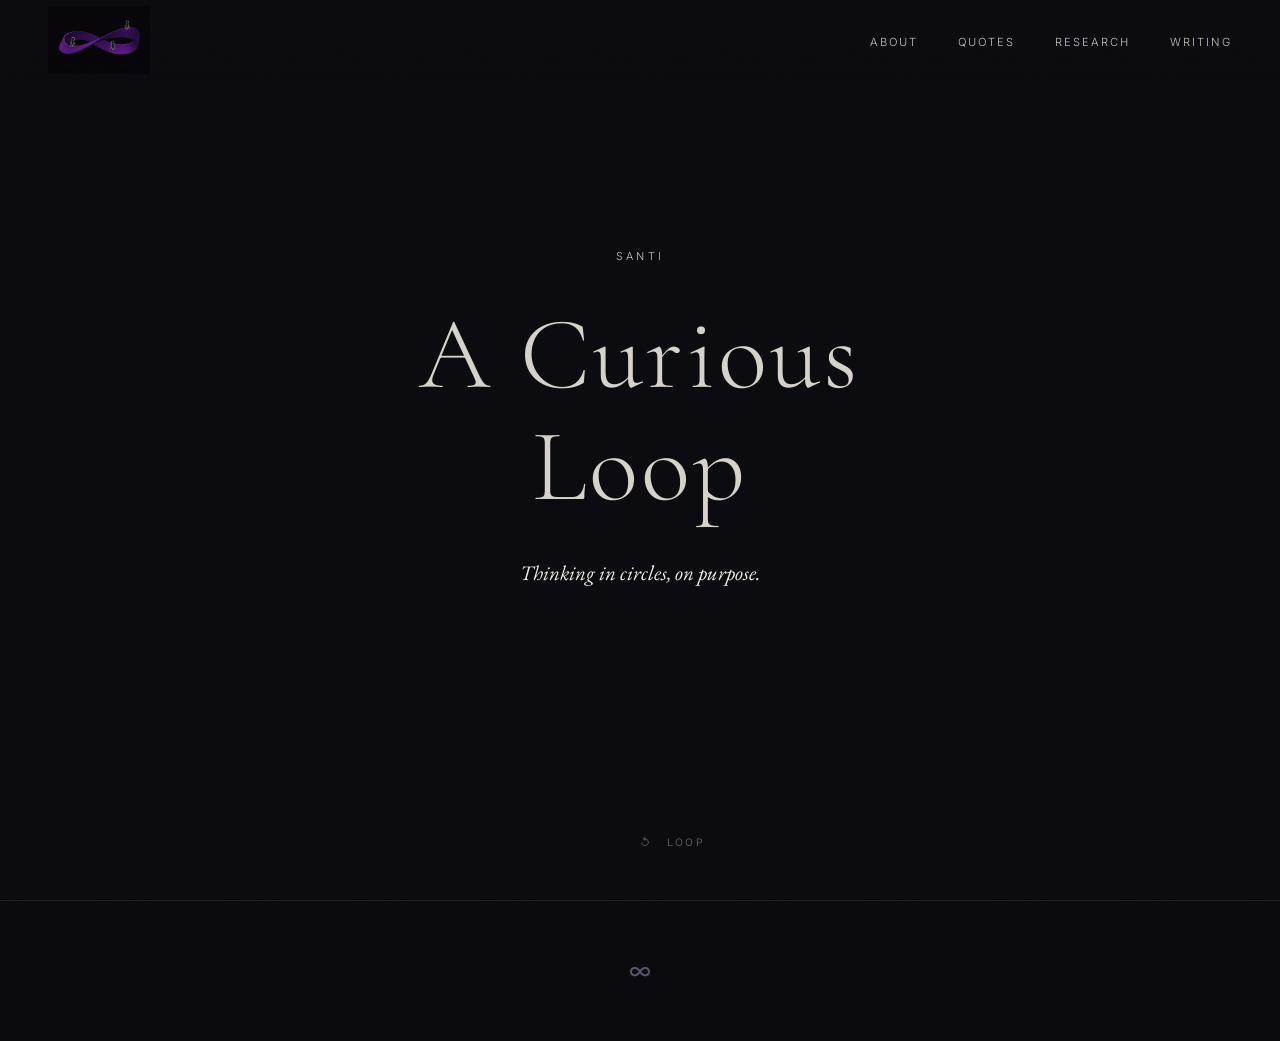
<file: index.html>
<!DOCTYPE html>
<html lang="en">
<head>
  <meta charset="UTF-8" />
  <meta name="viewport" content="width=device-width, initial-scale=1.0" />
  <meta name="description" content="A Curious Loop — a minimalist, philosophically grounded digital library blending AI research, philosophy of mind, and lucid prose." />
  <title>A Curious Loop</title>
  <link rel="stylesheet" href="css/style.css" />
</head>
<body>

  <nav>
    <a href="index.html" class="nav-logo"><img src="images/logo.png" alt="A Curious Loop" class="nav-logo-img"></a>
    <ul class="nav-links">
      <li><a href="about.html">About</a></li>
      <li><a href="quotes.html">Quotes</a></li>
      <li><a href="research.html">Research</a></li>
      <li><a href="notes.html">Writing</a></li>
    </ul>
  </nav>

  <main class="hero">

    <p class="hero-eyebrow fade-in">Santi</p>

    <h1 class="hero-title fade-in fade-in-delay-2">
      A Curious<br>Loop
    </h1>

    <p class="hero-subtitle fade-in fade-in-delay-3">
      Thinking in circles, on purpose.
    </p>

<div class="hero-glyph fade-in fade-in-delay-4">↺ &nbsp; loop</div>

  </main>

  <footer>
    <span class="footer-loop">∞</span>
  </footer>

</body>
</html>
</file>
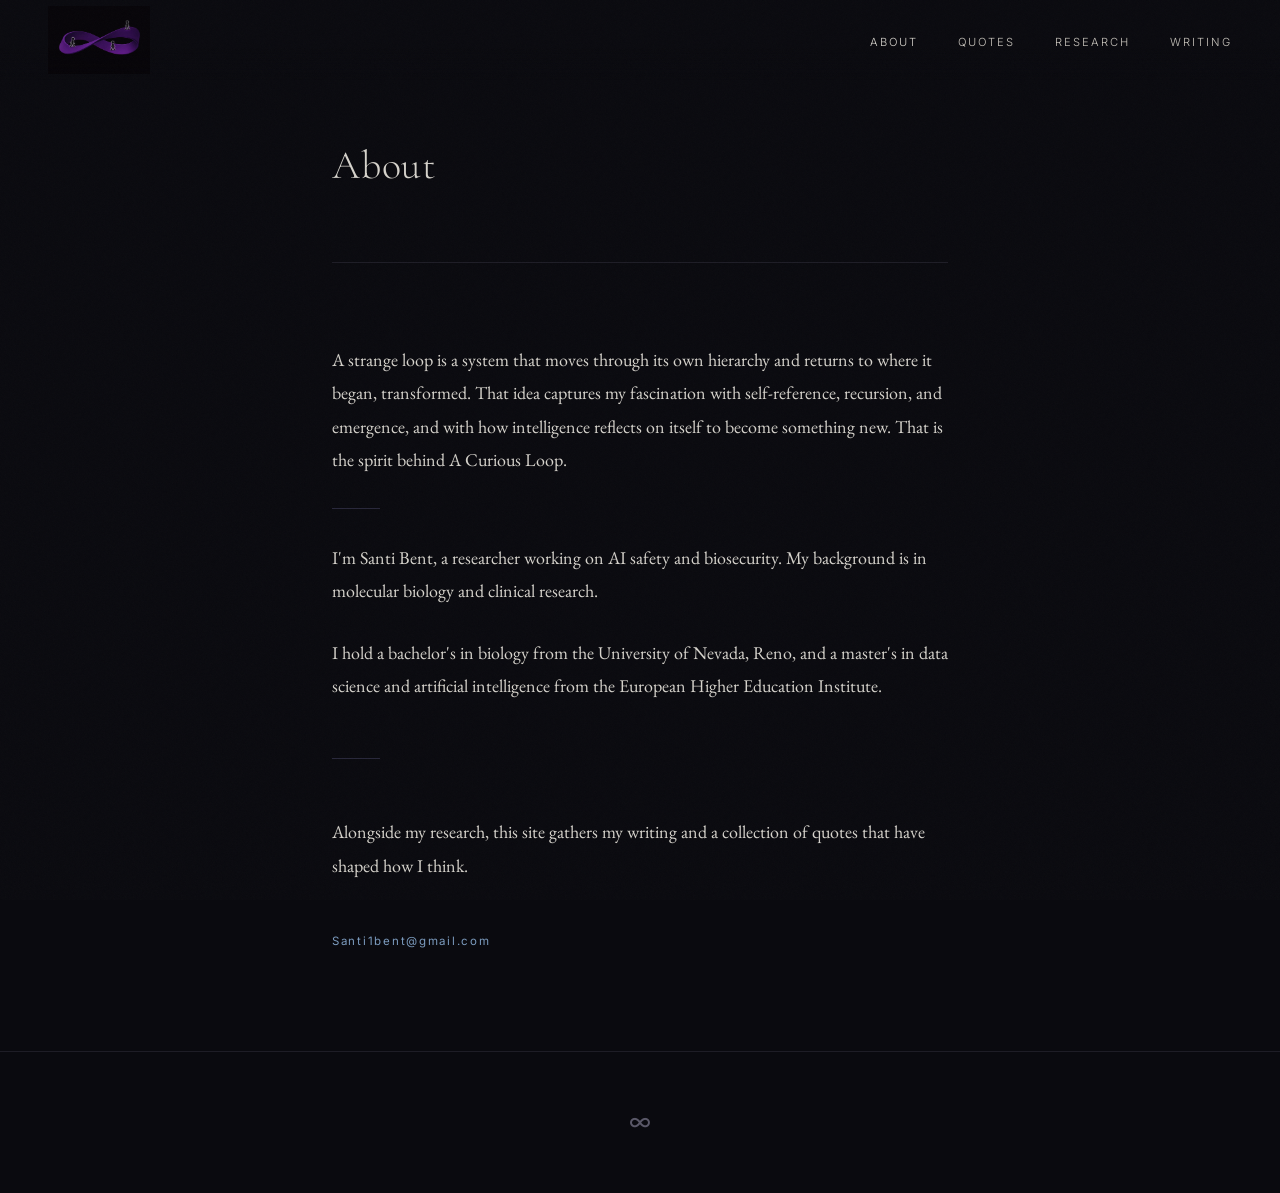
<file: about.html>
<!DOCTYPE html>
<html lang="en">
<head>
  <meta charset="UTF-8" />
  <meta name="viewport" content="width=device-width, initial-scale=1.0" />
  <meta name="description" content="About — A Curious Loop" />
  <title>About · A Curious Loop</title>
  <link rel="stylesheet" href="css/style.css" />
</head>
<body>

  <nav>
    <a href="index.html" class="nav-logo"><img src="images/logo.png" alt="A Curious Loop" class="nav-logo-img"></a>
    <ul class="nav-links">
      <li><a href="about.html" class="active">About</a></li>
      <li><a href="quotes.html">Quotes</a></li>
      <li><a href="research.html">Research</a></li>
      <li><a href="notes.html">Writing</a></li>
    </ul>
  </nav>

  <div class="page">
    <div class="container">

      <header class="page-header fade-in">
        <h1>About</h1>
      </header>

      <section class="about-section fade-in fade-in-delay-1">

        <p>
          A strange loop is a system that moves through its own hierarchy and
          returns to where it began, transformed. That idea captures my fascination
          with self-reference, recursion, and emergence, and with how intelligence
          reflects on itself to become something new. That is the spirit behind
          A Curious Loop.
        </p>

        <div class="divider"></div>

        <p>
          I'm Santi Bent, a researcher working on AI safety and biosecurity. My
          background is in molecular biology and clinical research.
        </p>

        <p>
          I hold a bachelor's in biology from the University of Nevada, Reno, and a
          master's in data science and artificial intelligence from the European Higher
          Education Institute.
        </p>

        <div class="divider"></div>

        <p>
          Alongside my research, this site gathers my writing and a collection of
          quotes that have shaped how I think.
        </p>

        <p class="about-contact">
          <a href="mailto:Santi1bent@gmail.com">Santi1bent@gmail.com</a>
        </p>

      </section>

    </div>
  </div>

  <footer>
    <span class="footer-loop">∞</span>
  </footer>

</body>
</html>
</file>
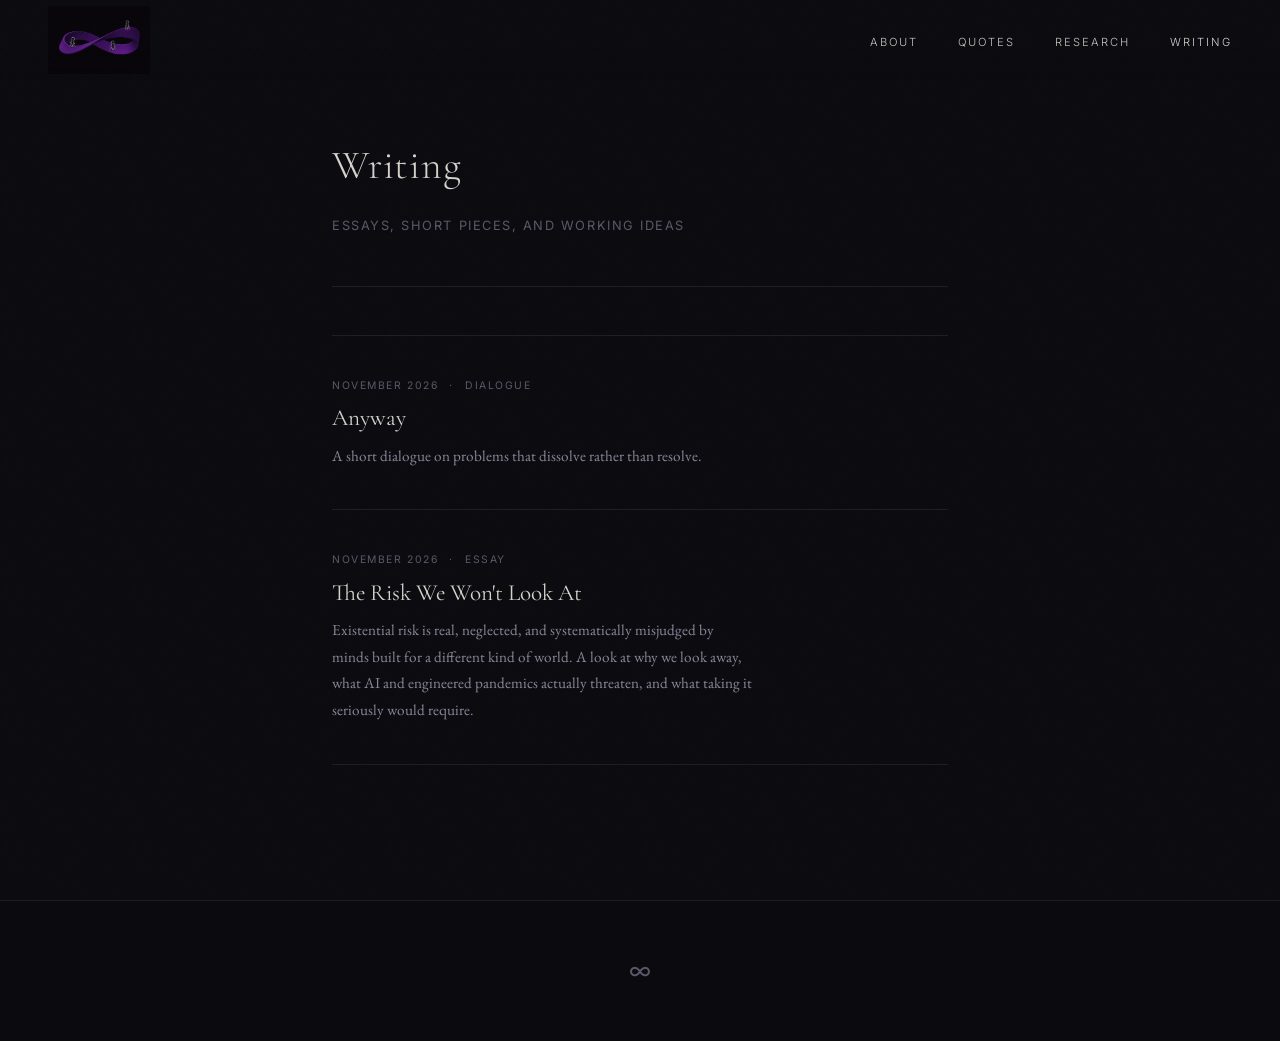
<file: notes.html>
<!DOCTYPE html>
<html lang="en">
<head>
  <meta charset="UTF-8" />
  <meta name="viewport" content="width=device-width, initial-scale=1.0" />
  <meta name="description" content="Writing — A Curious Loop" />
  <title>Writing · A Curious Loop</title>
  <link rel="stylesheet" href="css/style.css" />
</head>
<body>

  <nav>
    <a href="index.html" class="nav-logo"><img src="images/logo.png" alt="A Curious Loop" class="nav-logo-img"></a>
    <ul class="nav-links">
      <li><a href="about.html">About</a></li>
      <li><a href="quotes.html">Quotes</a></li>
      <li><a href="research.html">Research</a></li>
      <li><a href="notes.html" class="active">Writing</a></li>
    </ul>
  </nav>

  <div class="page">
    <div class="container">

      <header class="page-header fade-in">
        <h1>Writing</h1>
        <p>Essays, short pieces, and working ideas</p>
      </header>

      <div class="writings-list fade-in fade-in-delay-1">

        <a href="essays/anyway.html" class="writing-item">
          <div class="writing-meta">November 2026 &ensp;·&ensp; Dialogue</div>
          <div class="writing-title">Anyway</div>
          <p class="writing-excerpt">A short dialogue on problems that dissolve rather than resolve.</p>
        </a>

        <a href="essays/the-risk-we-wont-look-at.html" class="writing-item">
          <div class="writing-meta">November 2026 &ensp;·&ensp; Essay</div>
          <div class="writing-title">The Risk We Won't Look At</div>
          <p class="writing-excerpt">Existential risk is real, neglected, and systematically misjudged by minds built for a different kind of world. A look at why we look away, what AI and engineered pandemics actually threaten, and what taking it seriously would require.</p>
        </a>

      </div>

    </div>
  </div>

  <footer>
    <span class="footer-loop">∞</span>
  </footer>

</body>
</html>
</file>
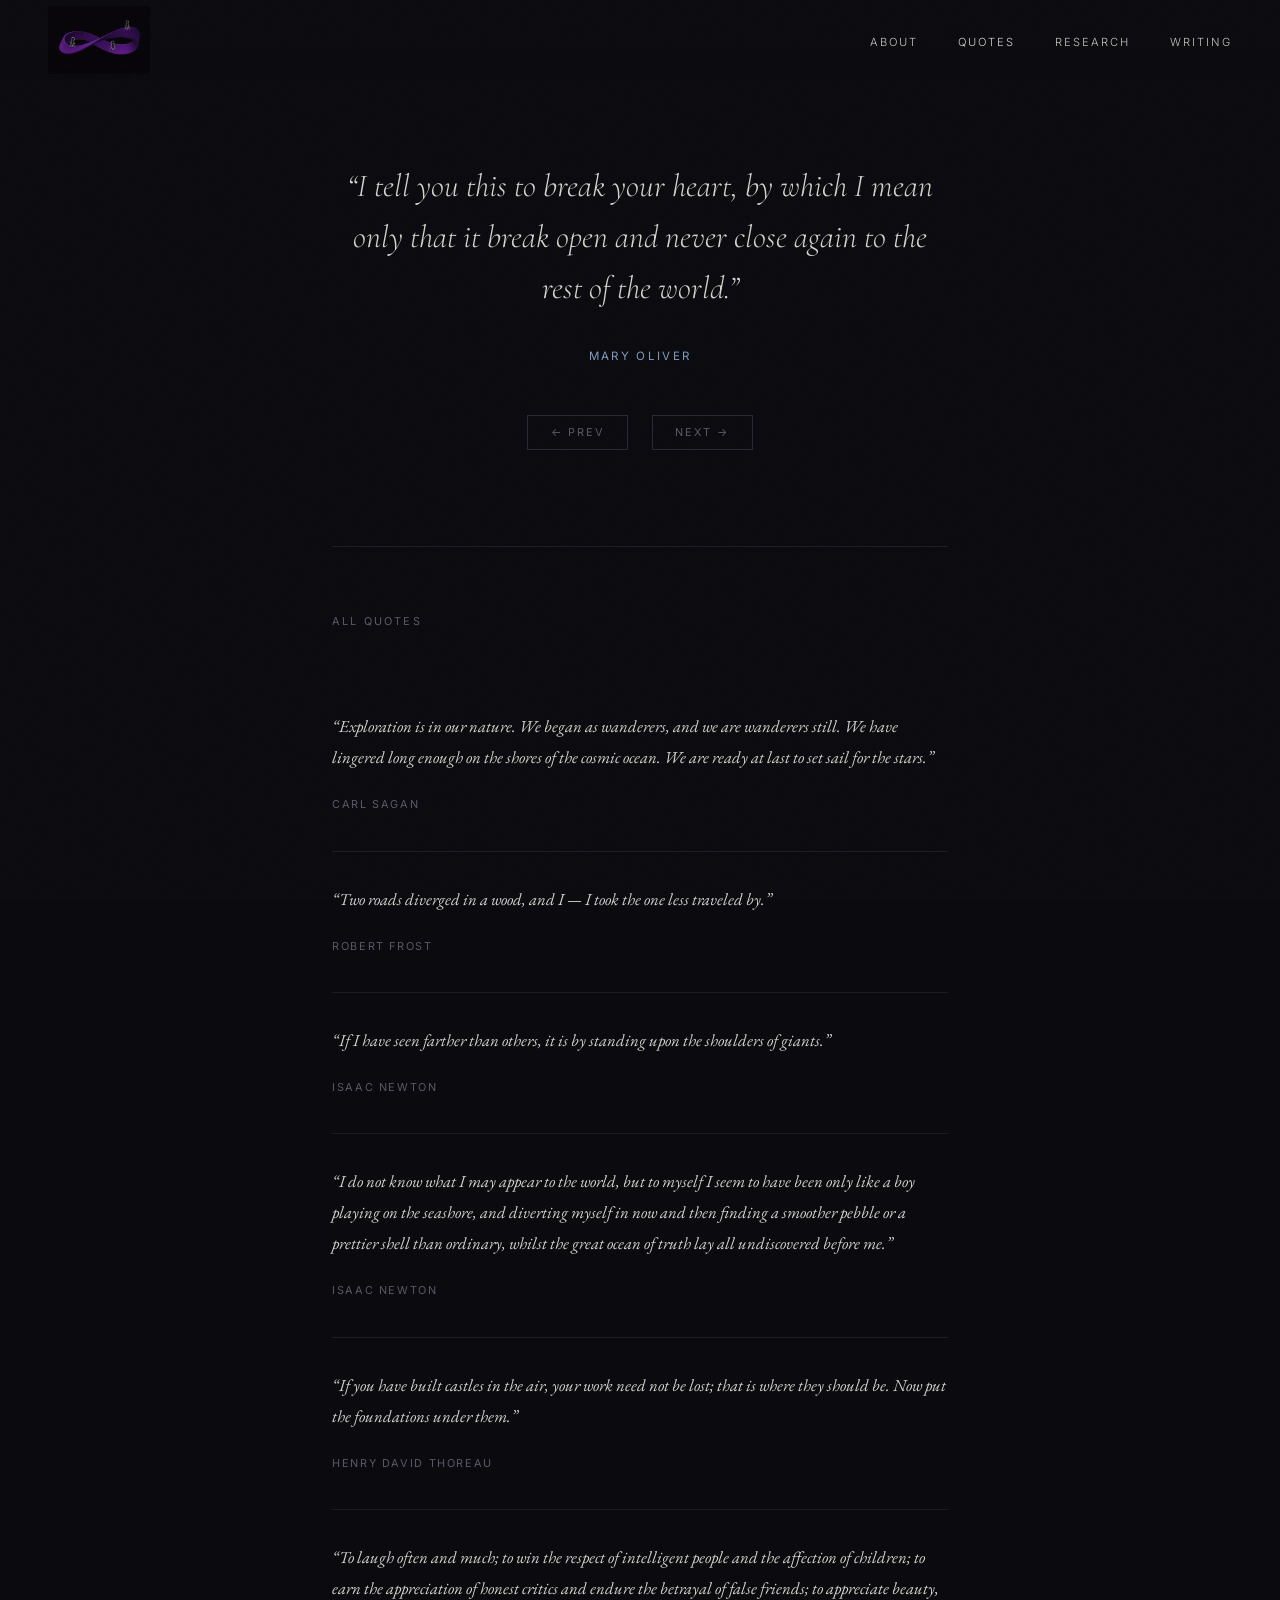
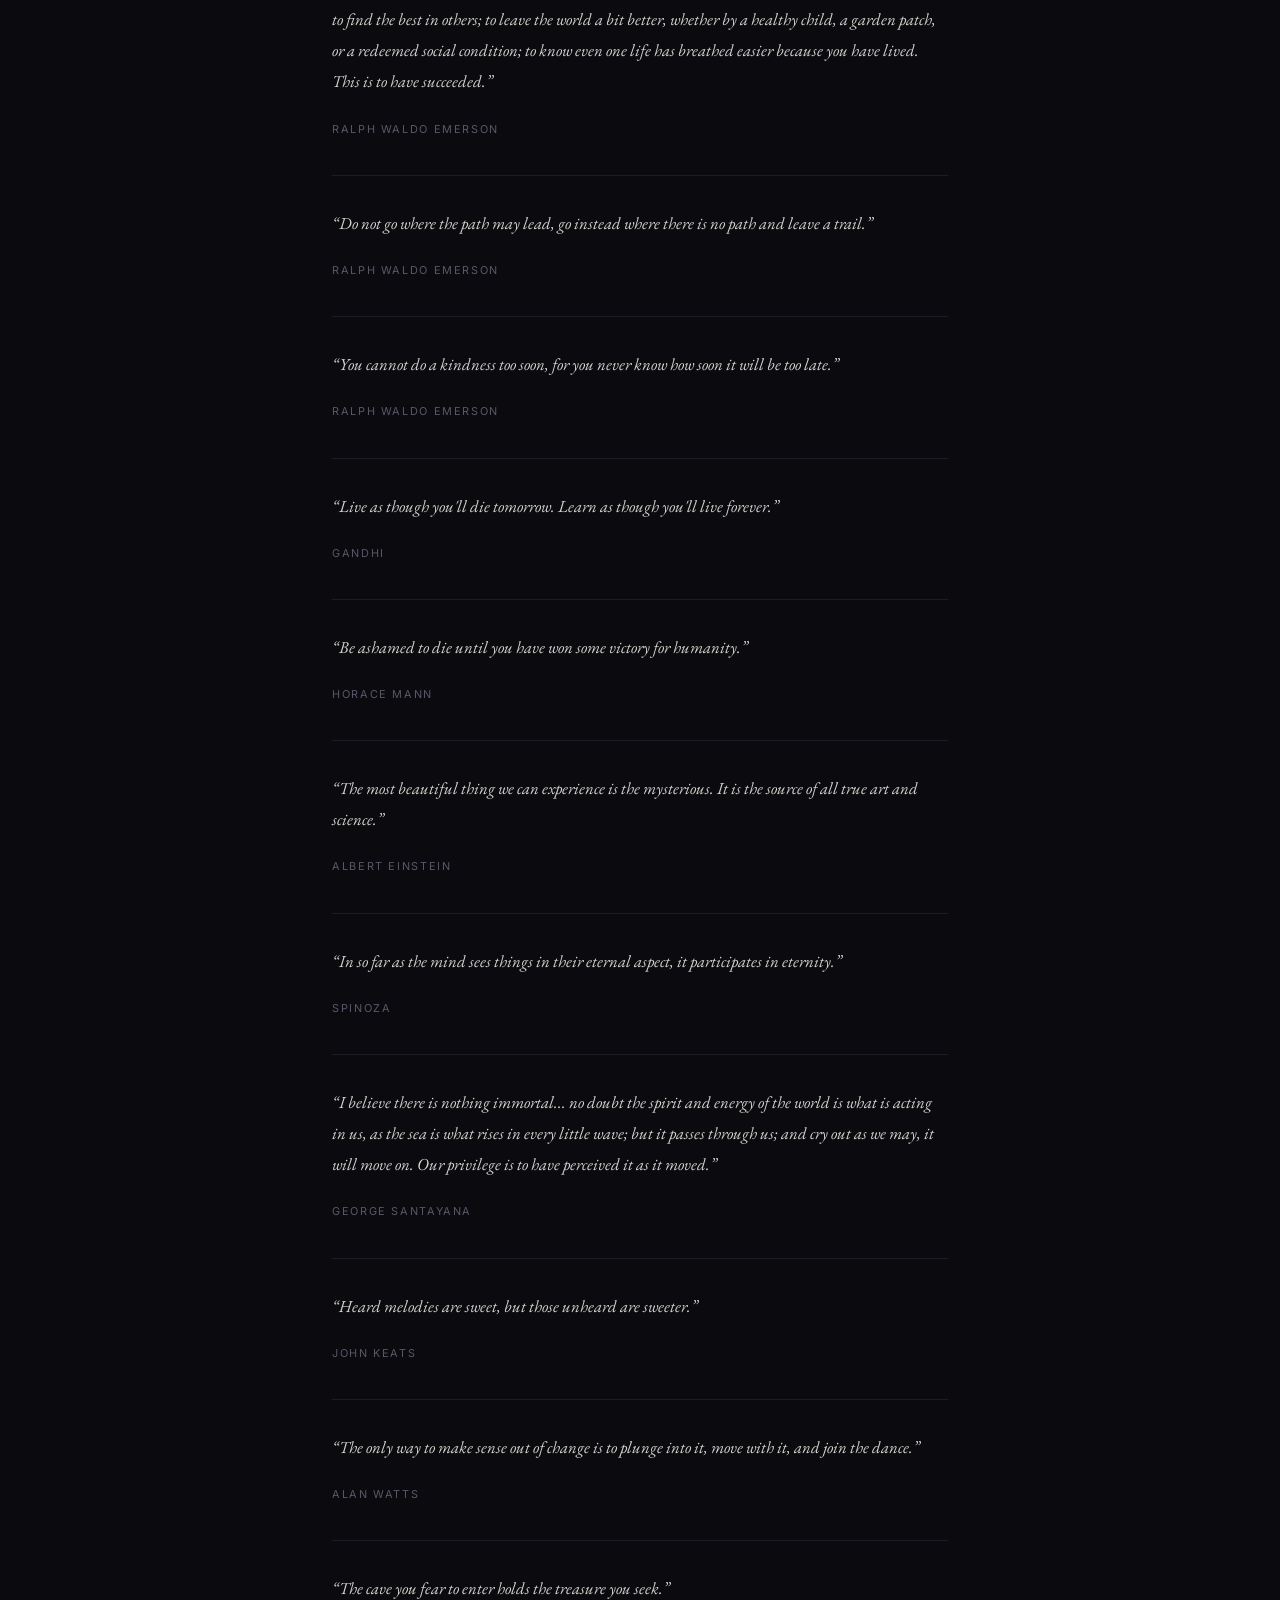
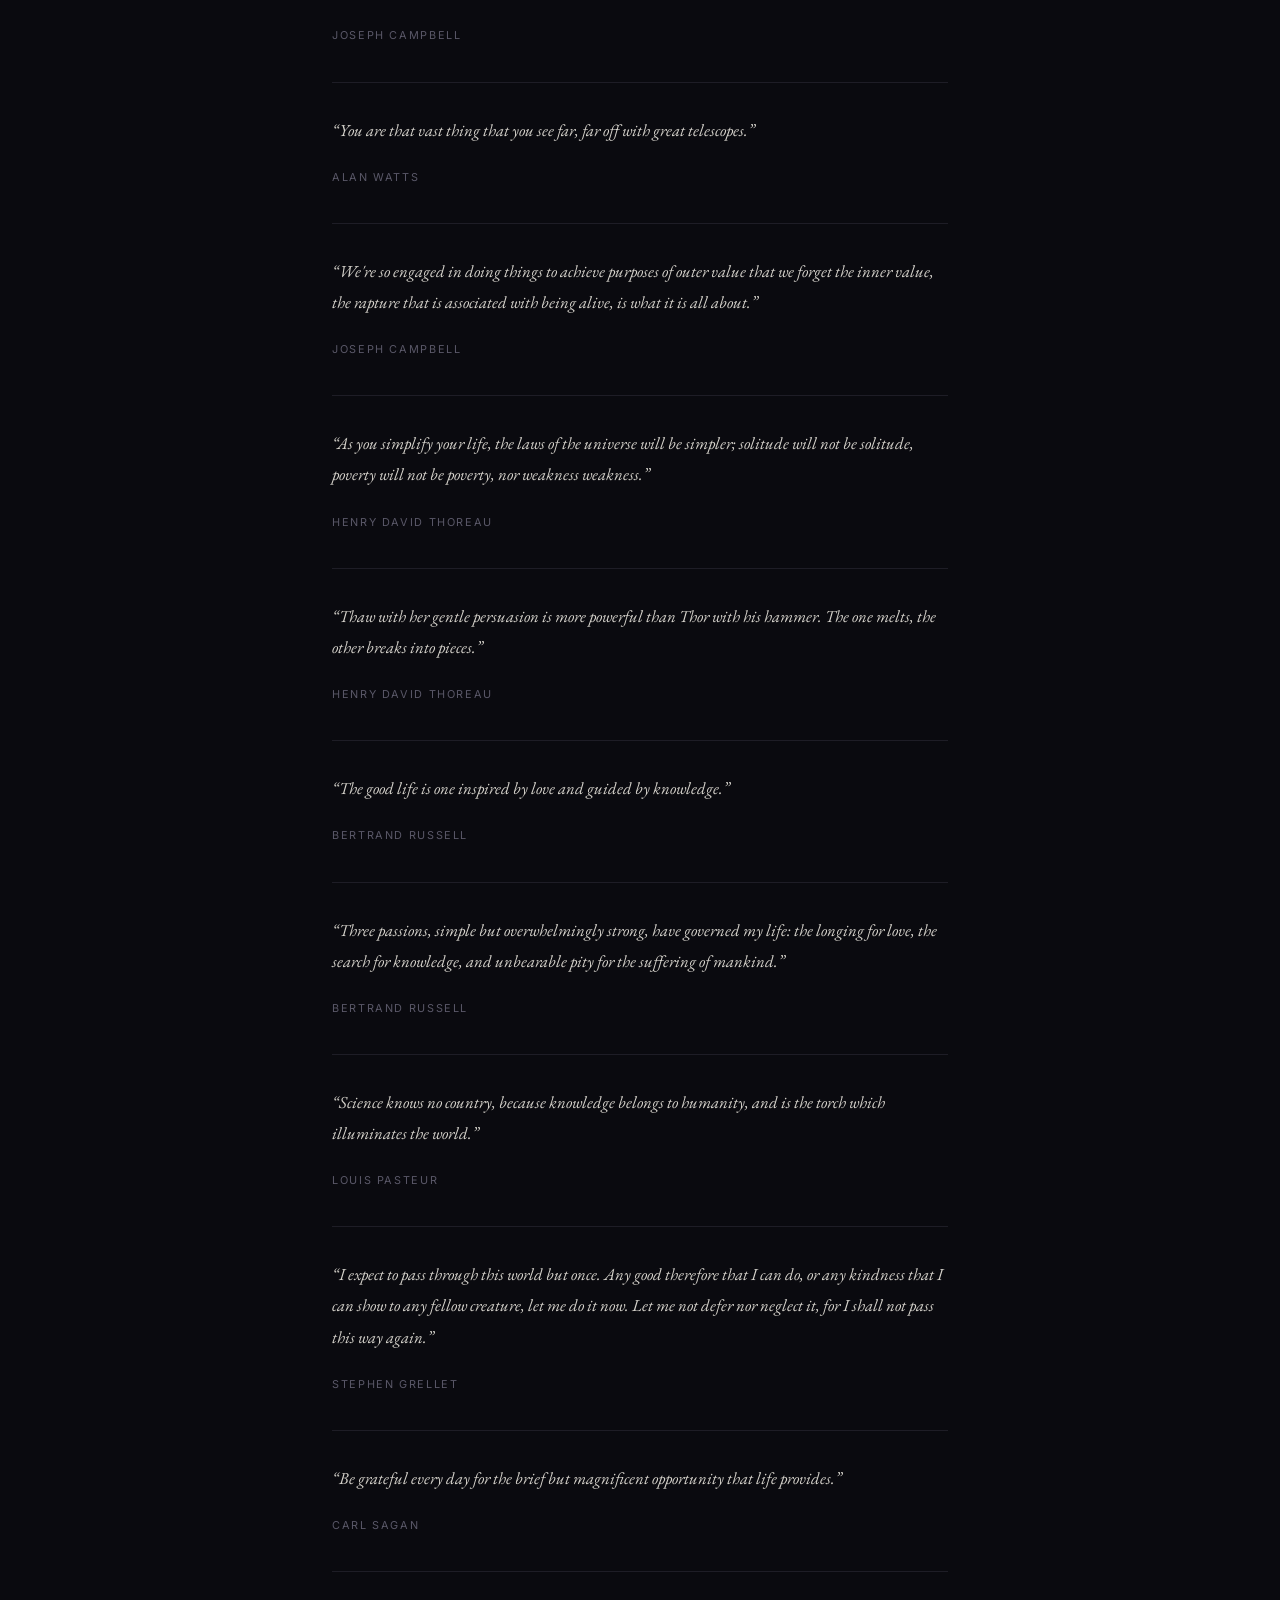
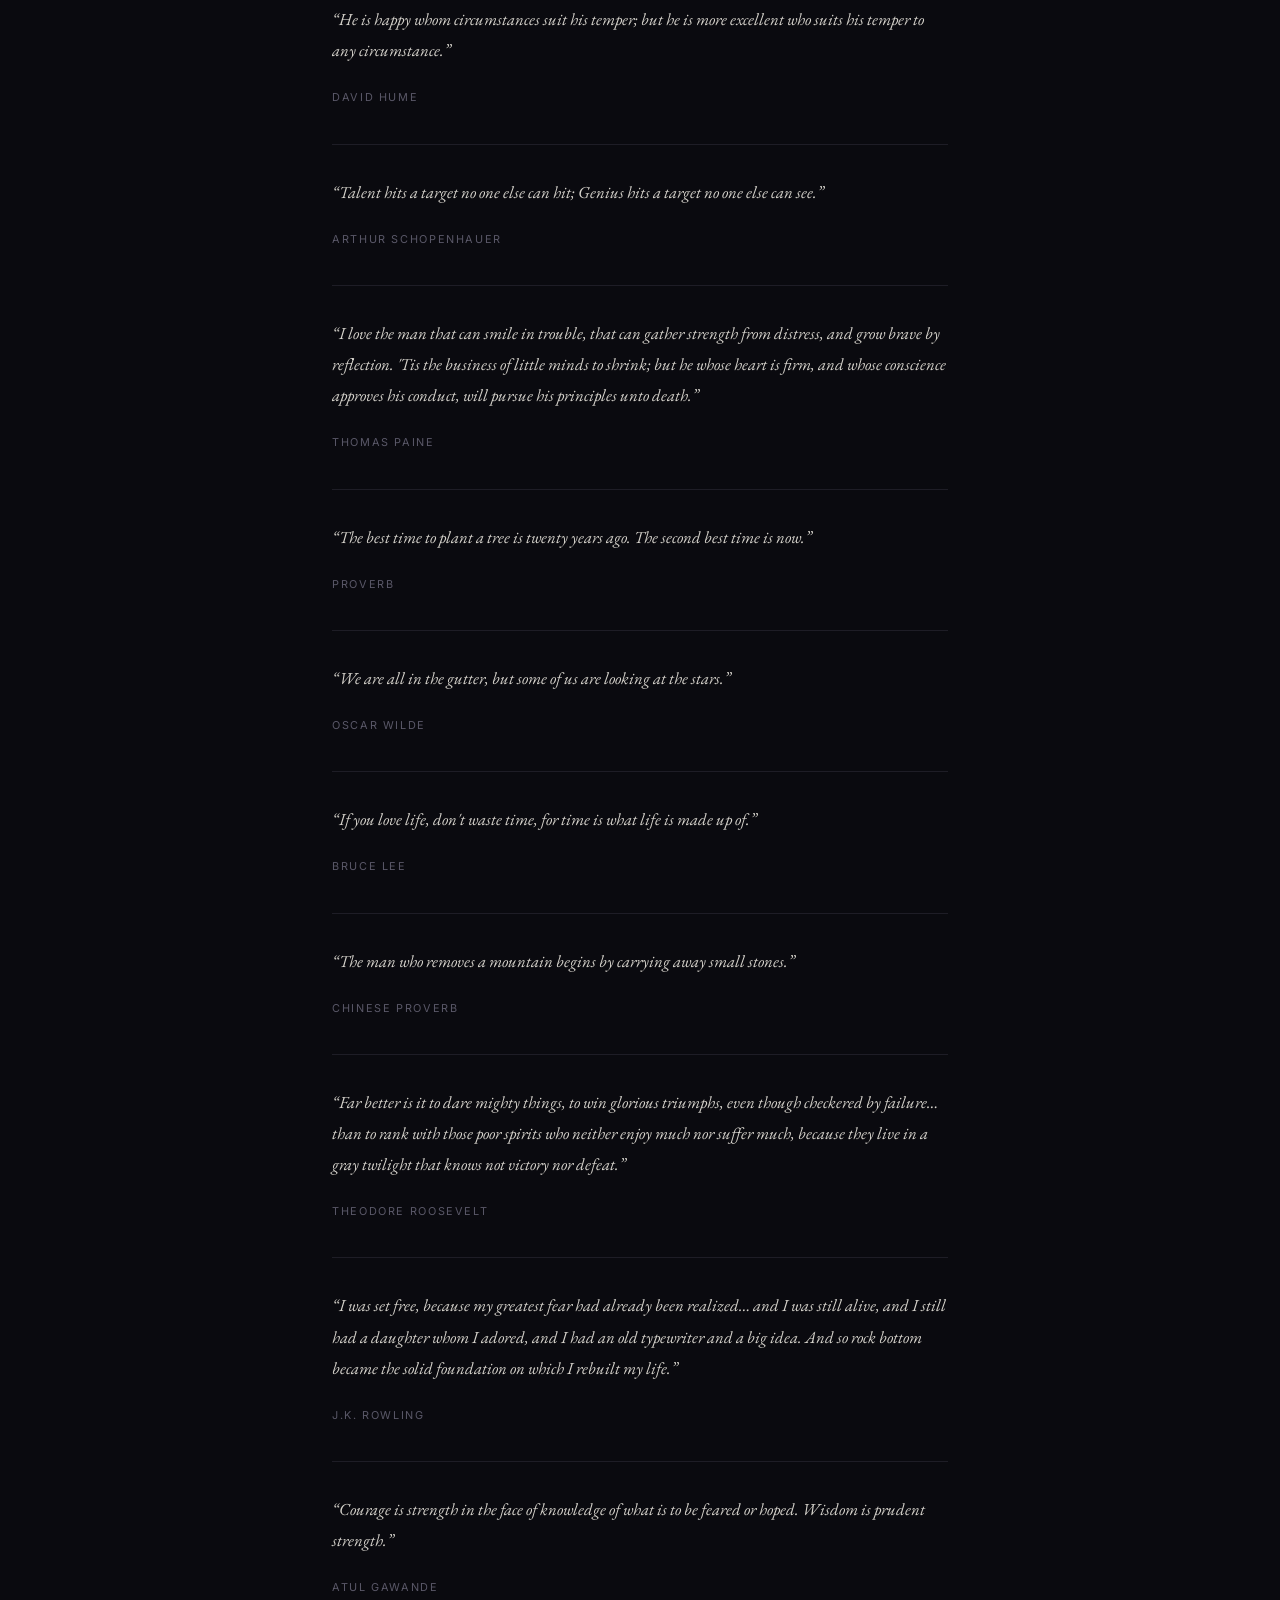
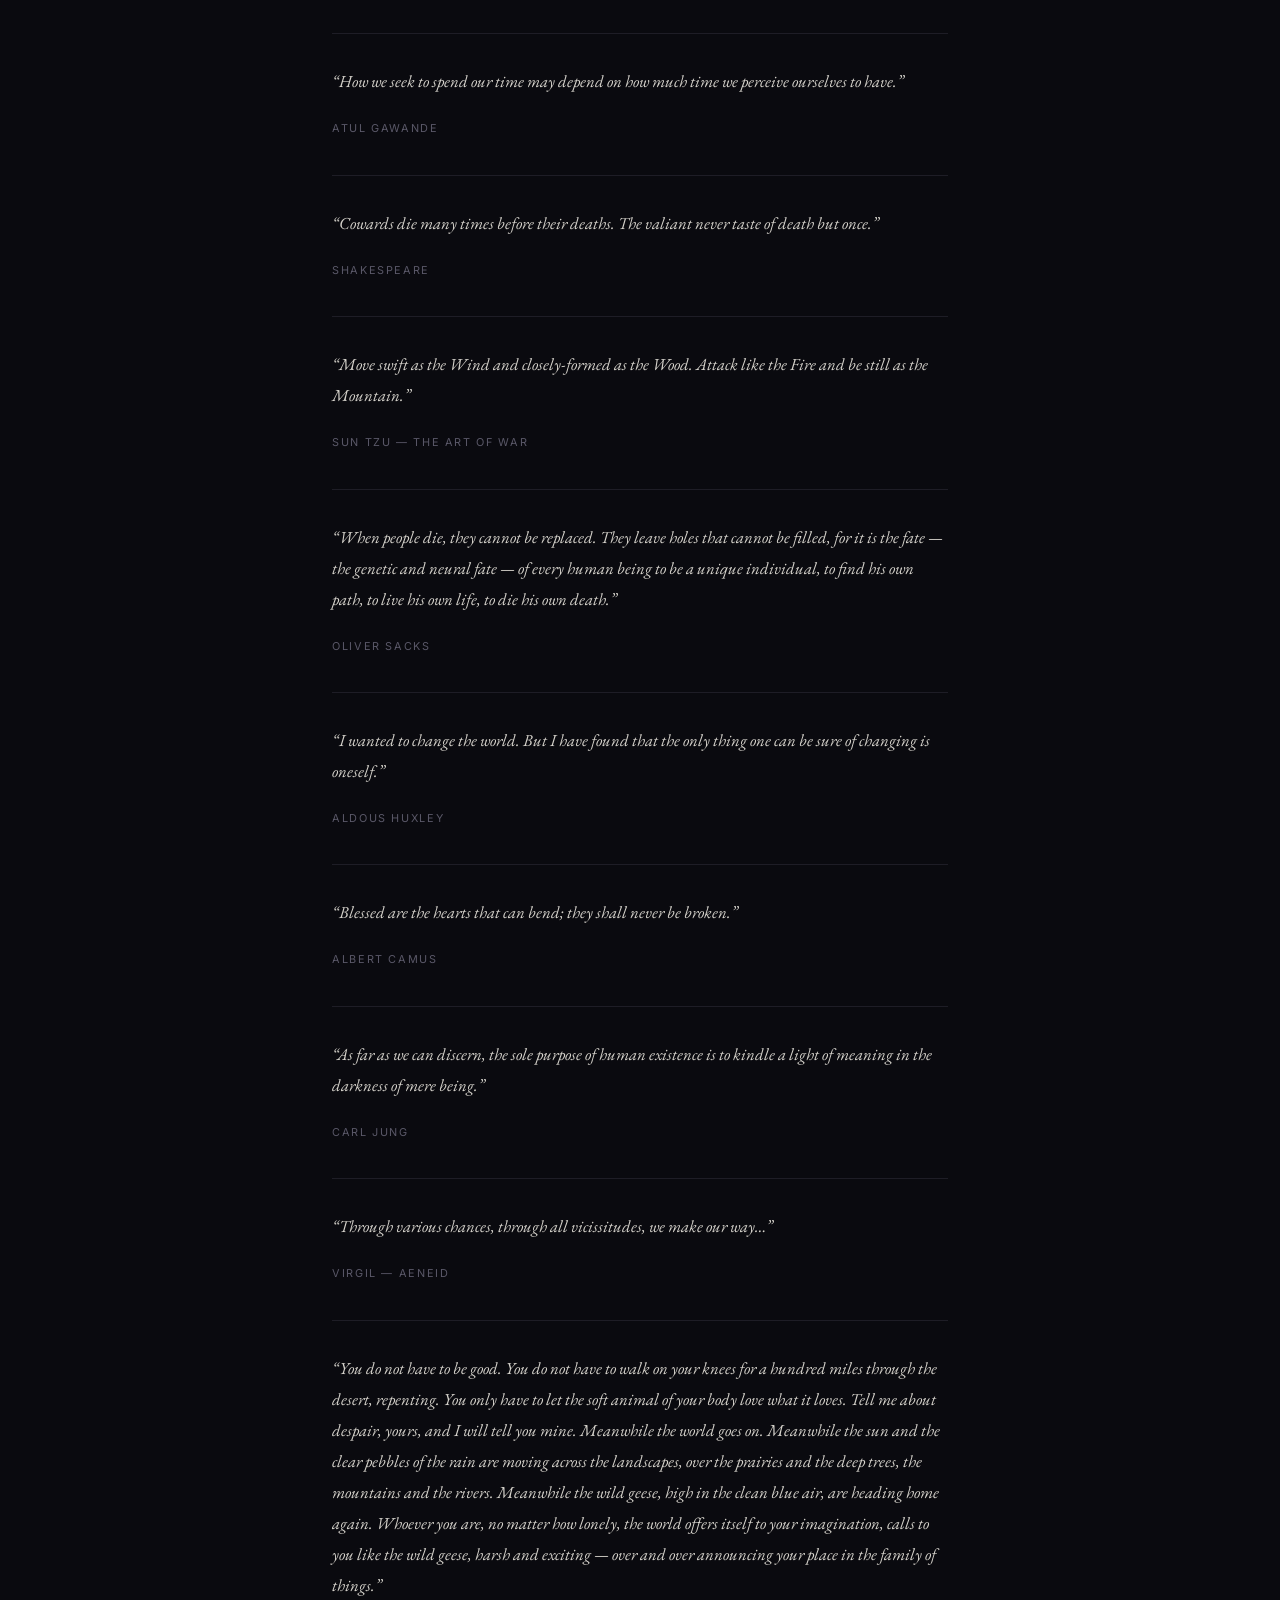
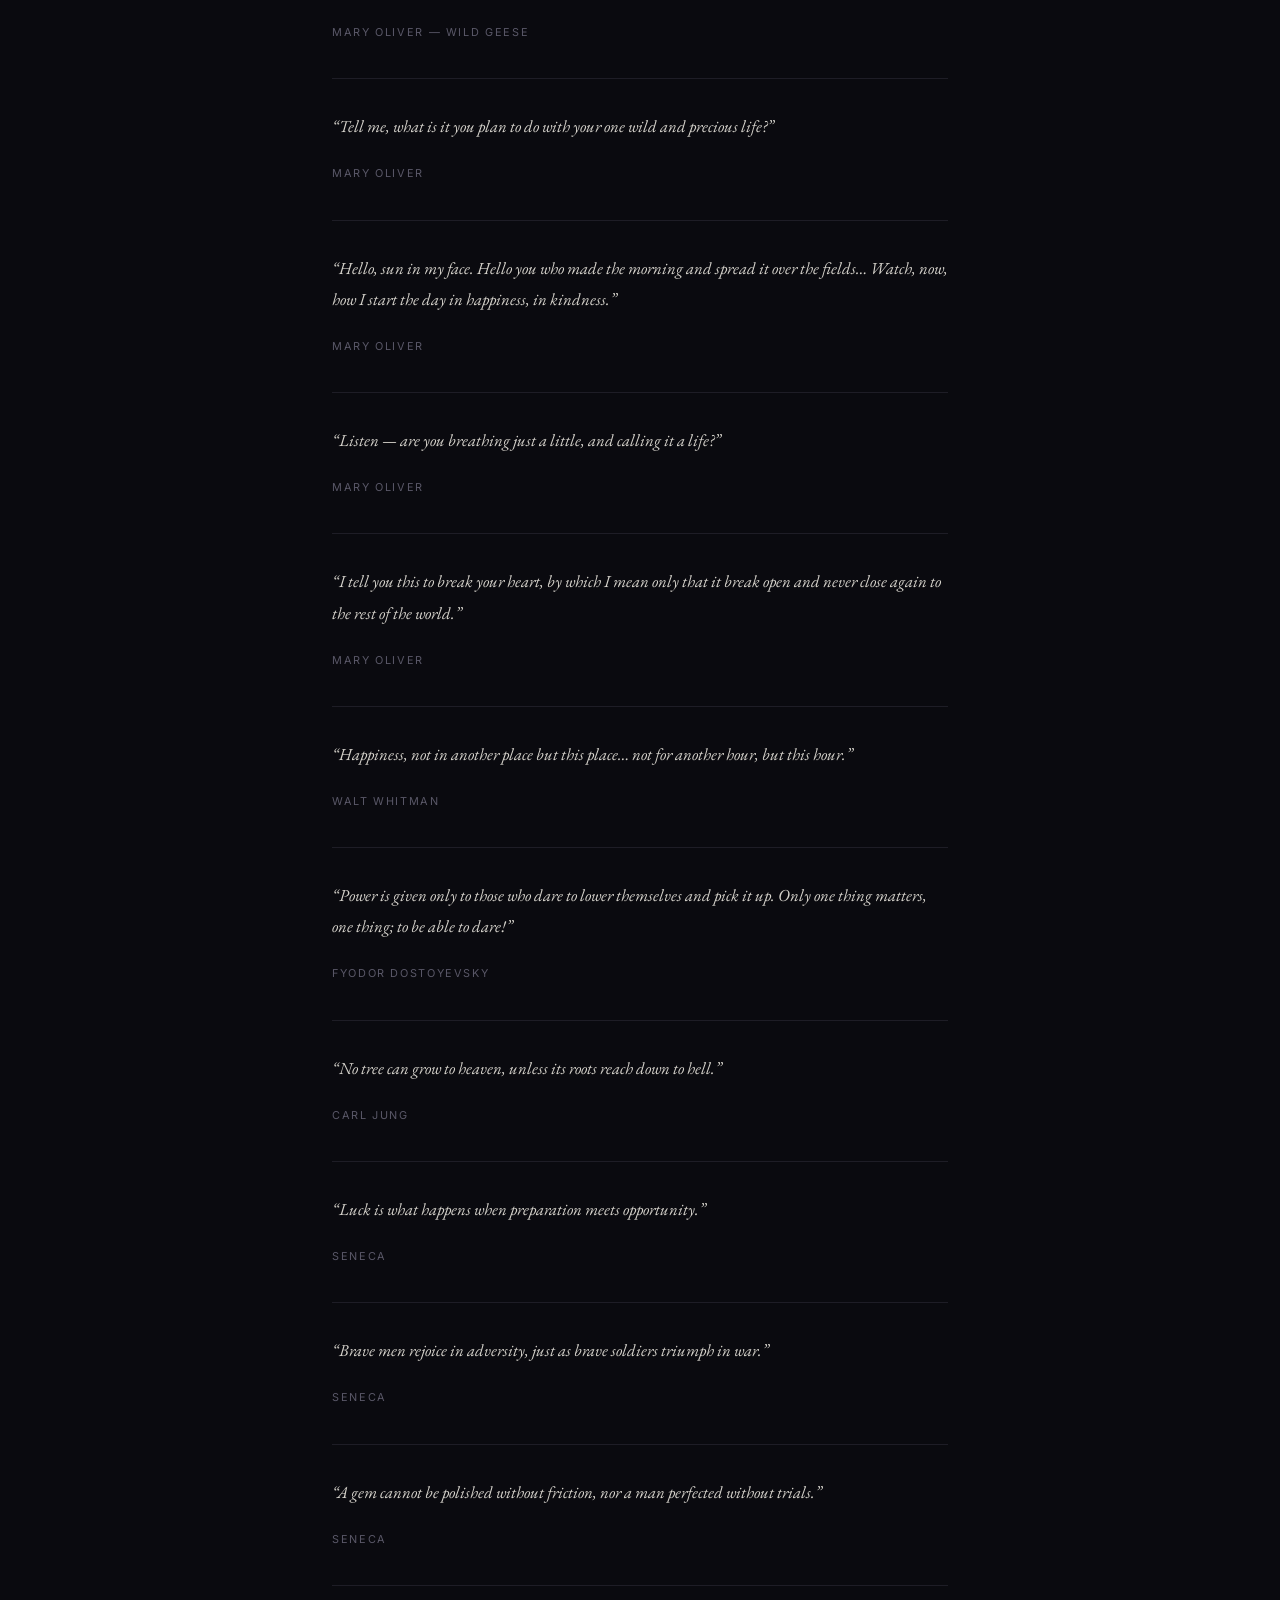
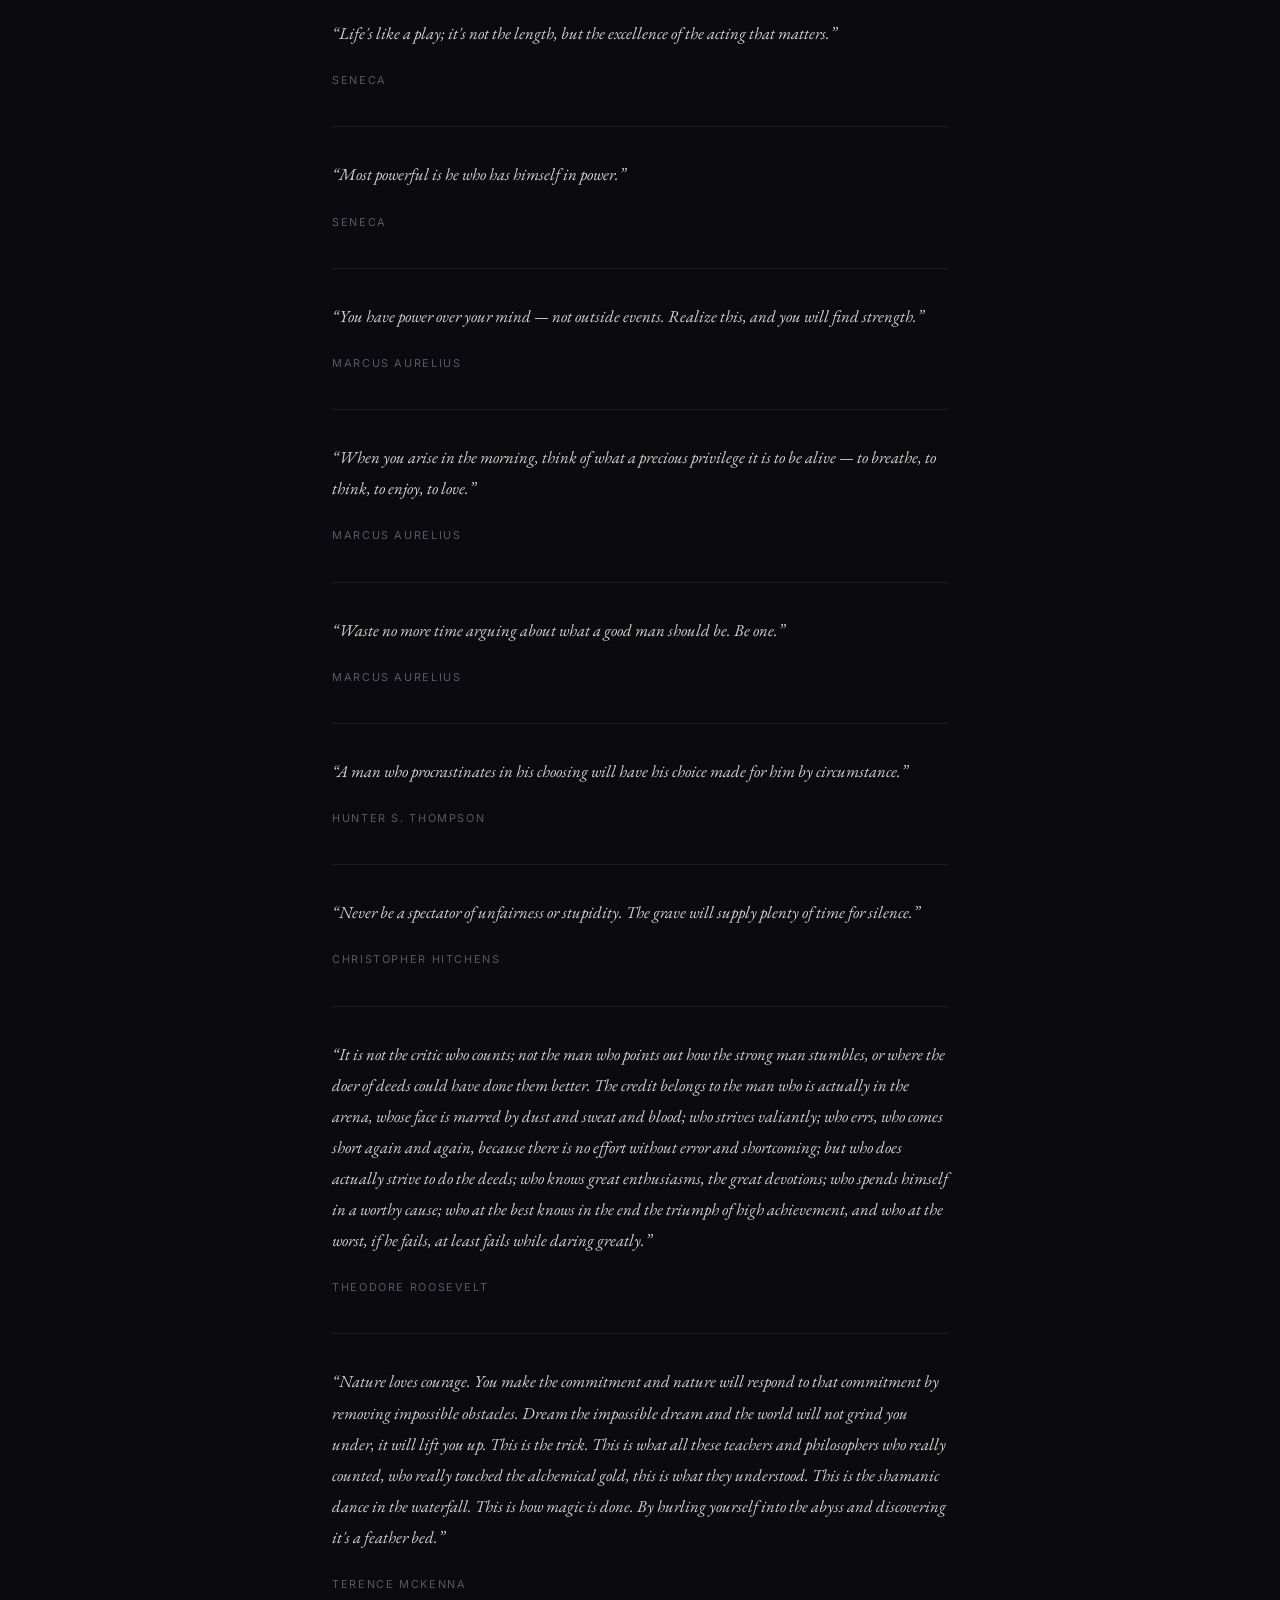
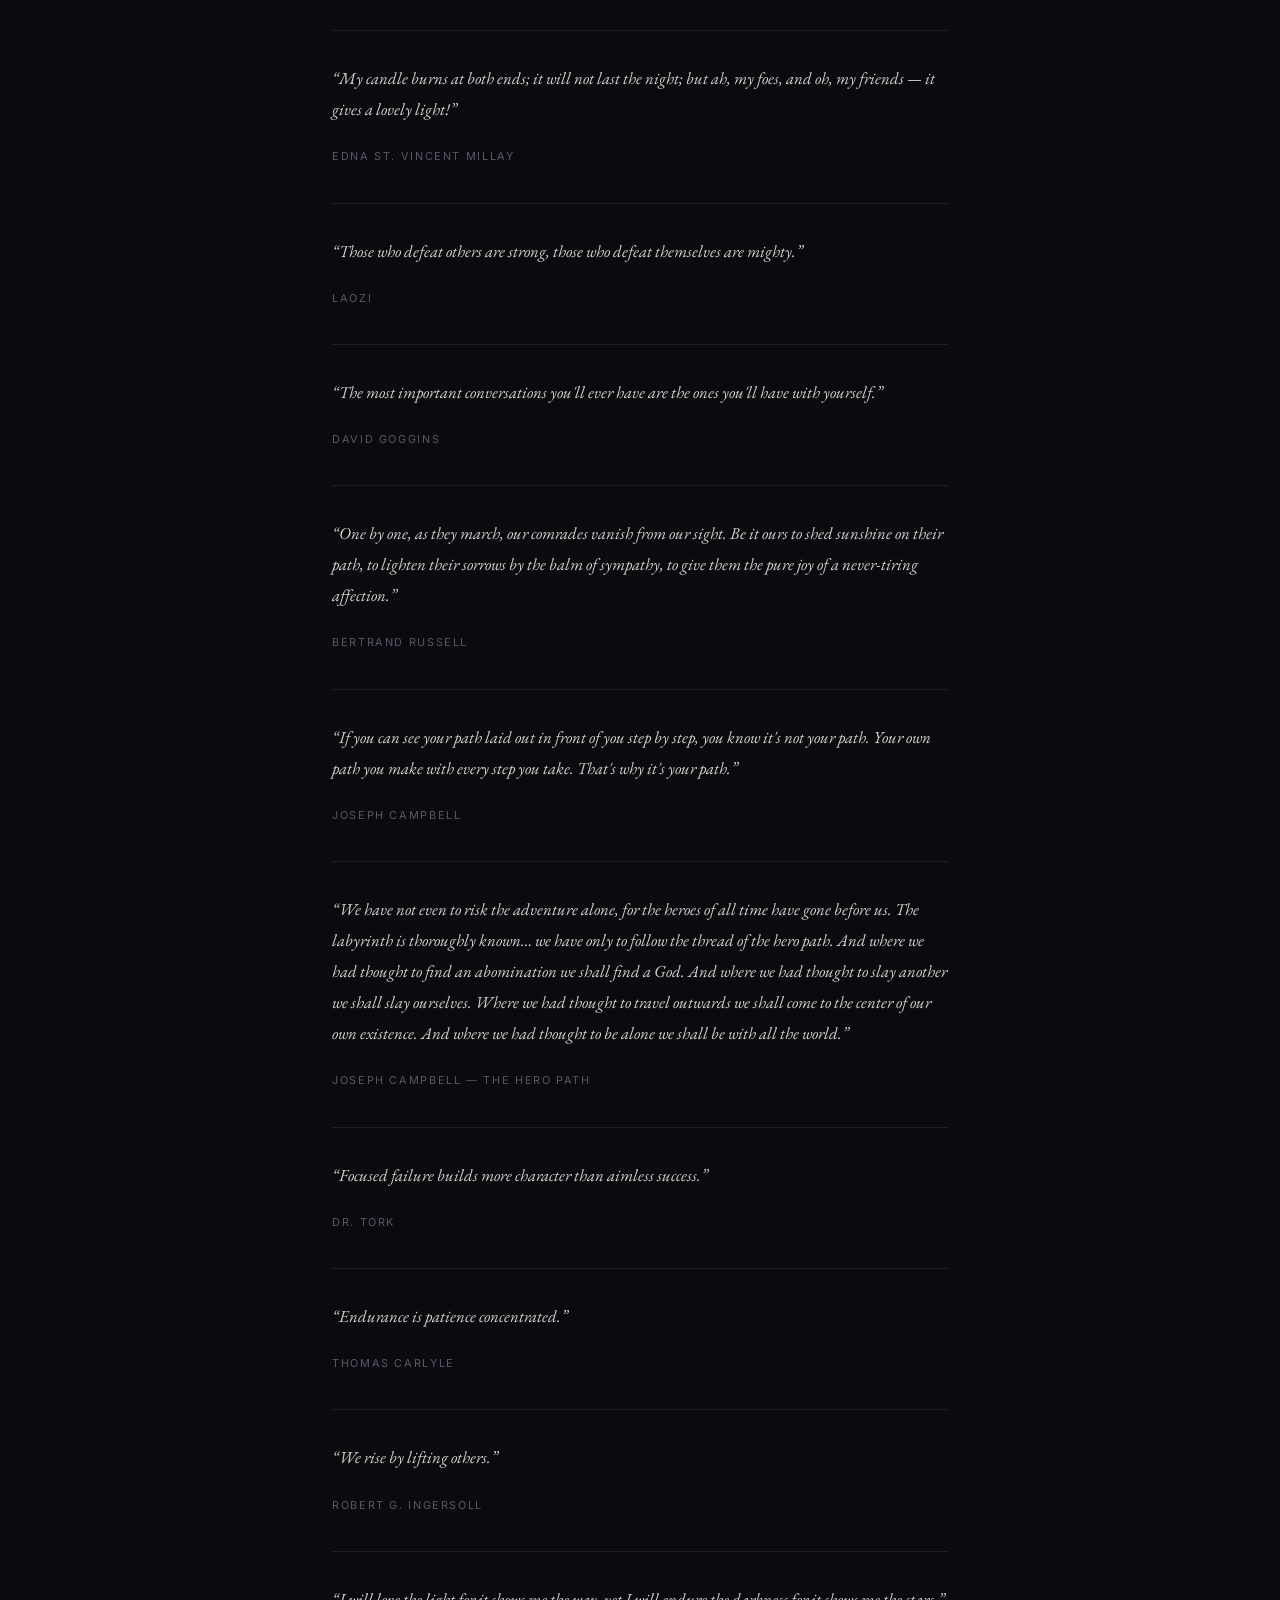
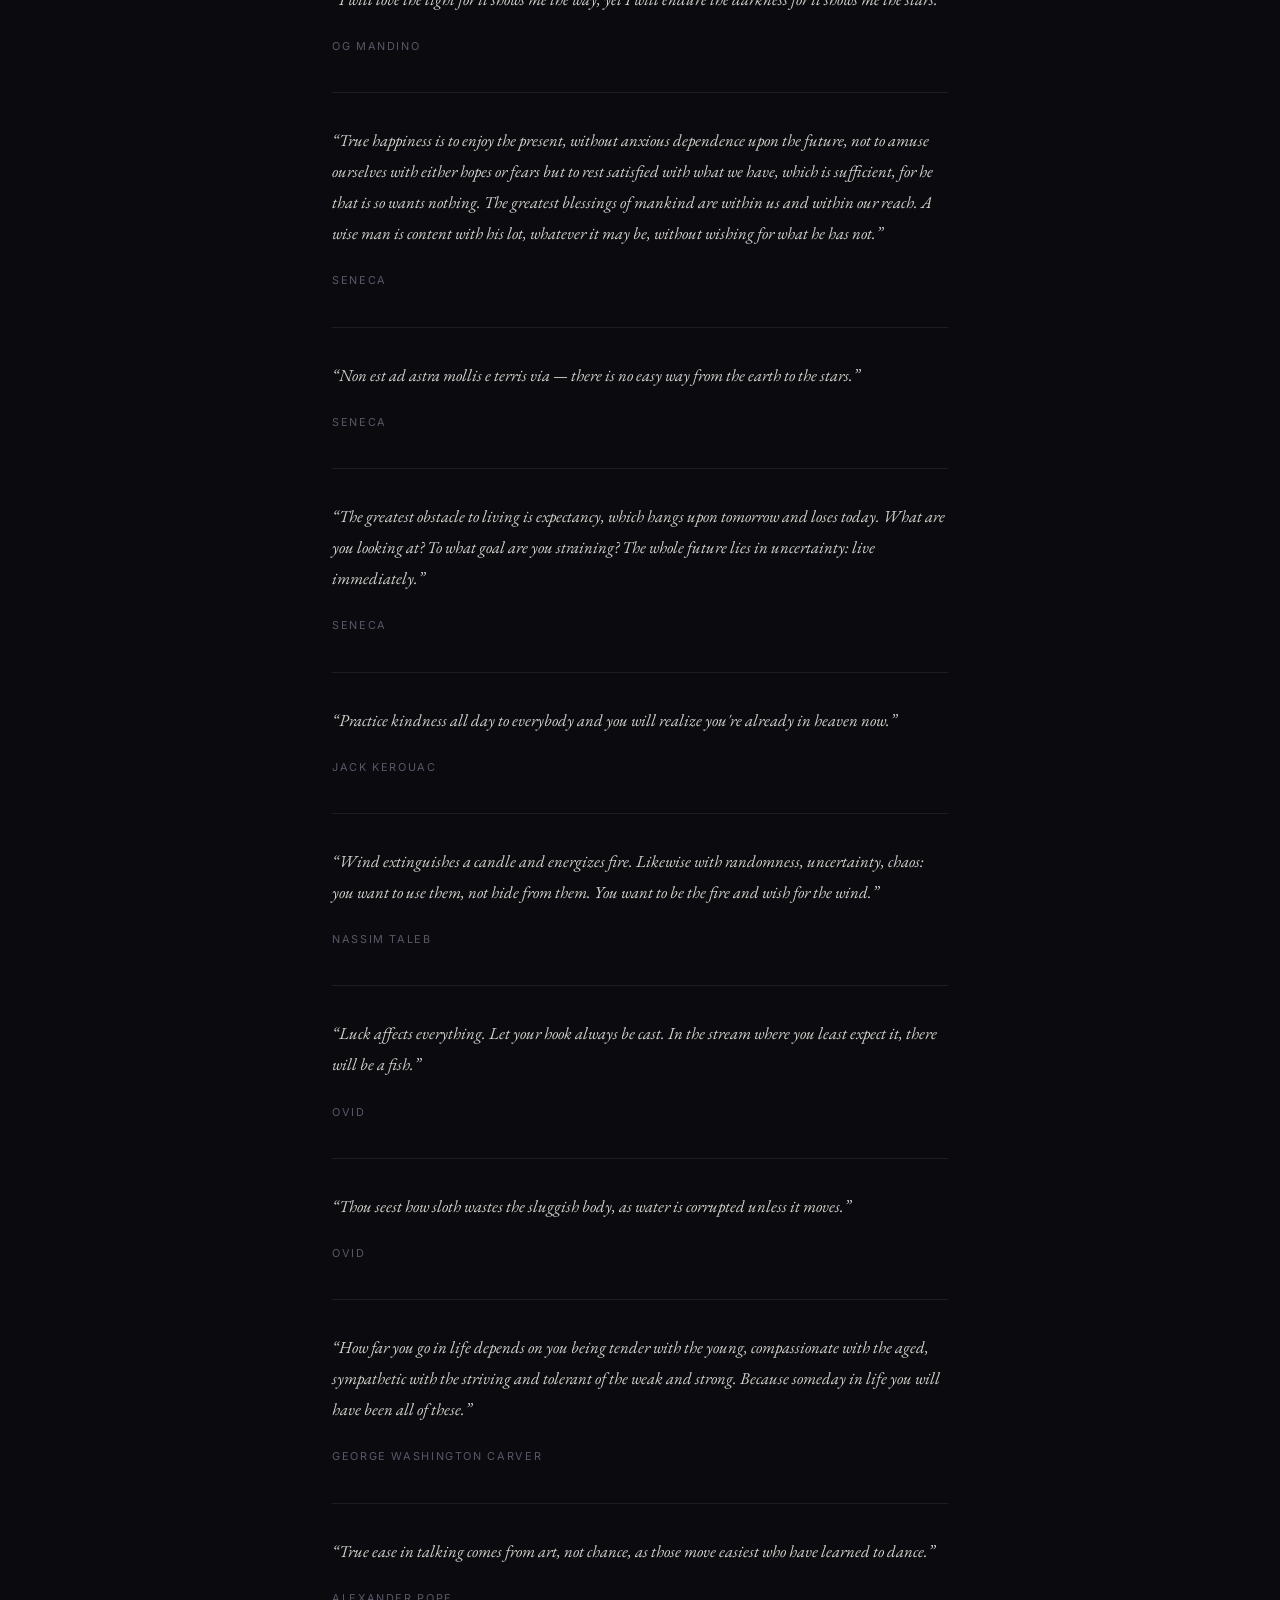
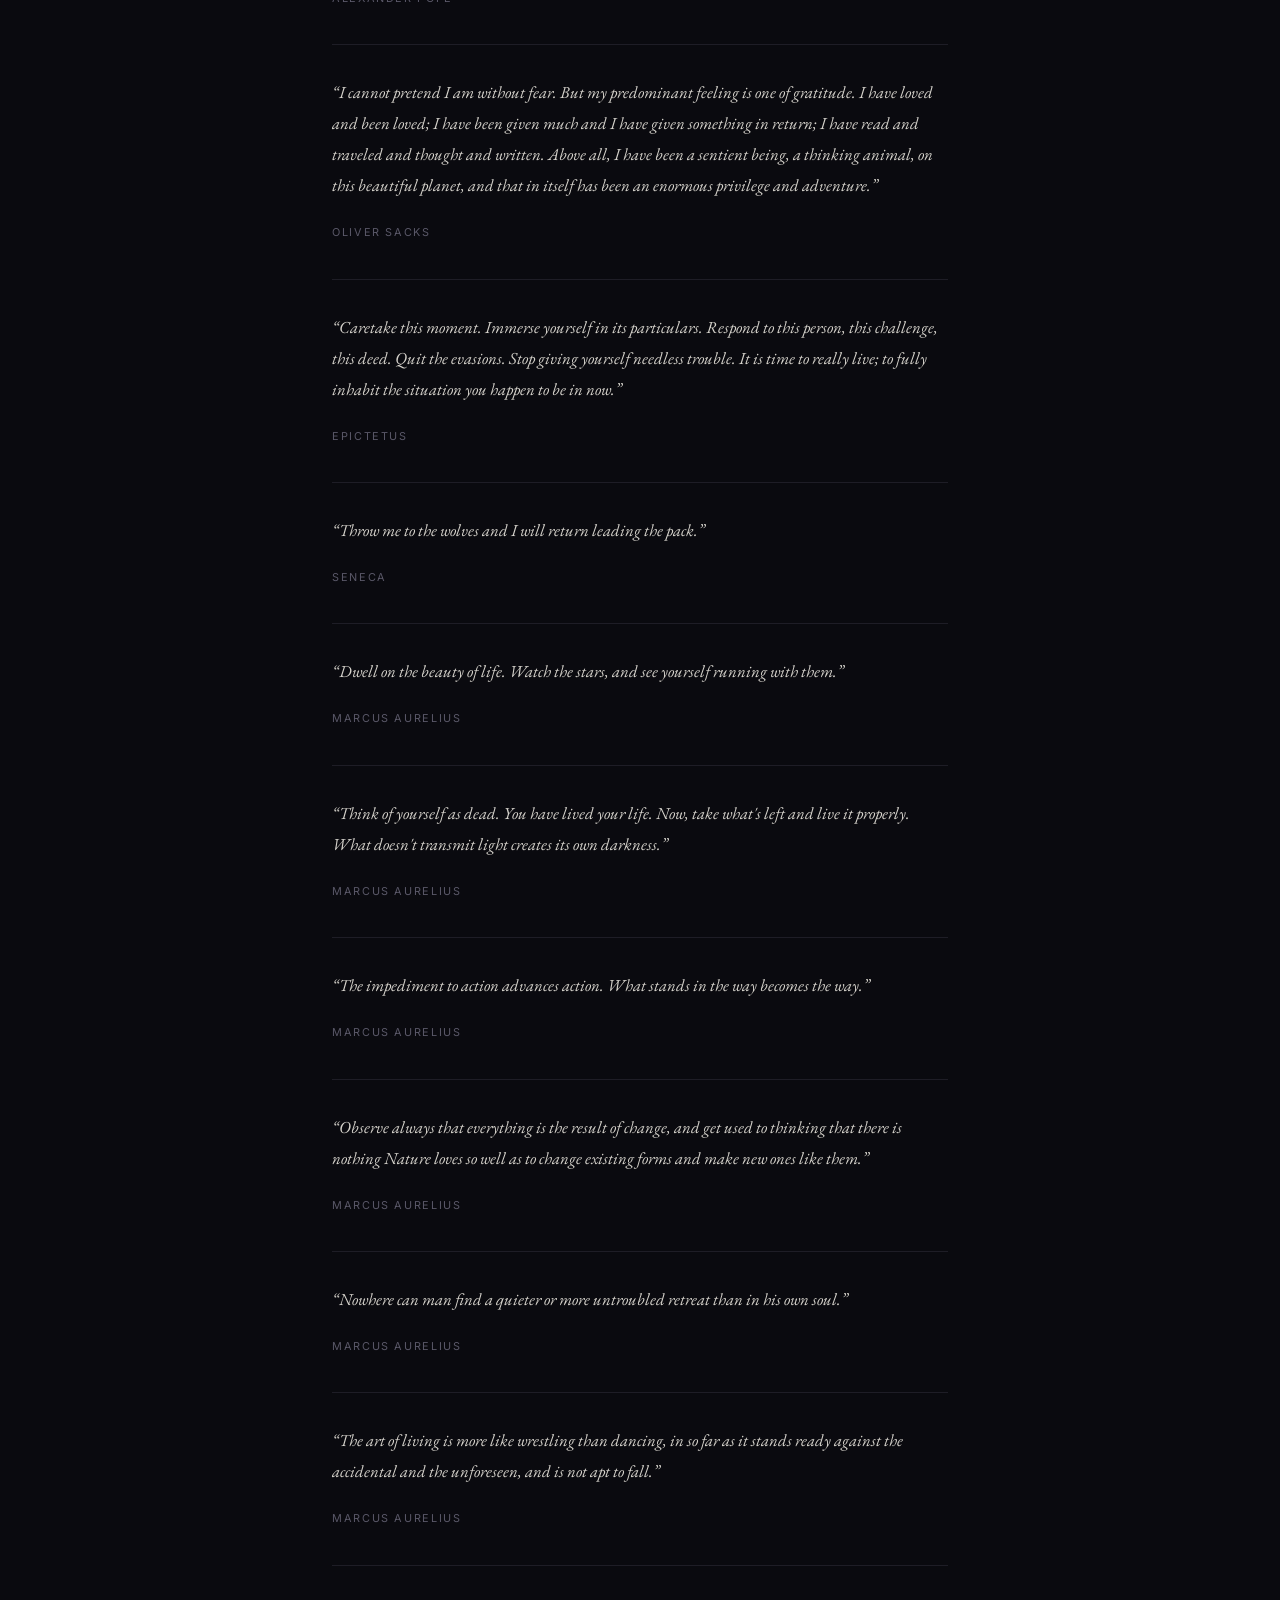
<file: quotes.html>
<!DOCTYPE html>
<html lang="en">
<head>
  <meta charset="UTF-8" />
  <meta name="viewport" content="width=device-width, initial-scale=1.0" />
  <meta name="description" content="Quotes — A Curious Loop" />
  <title>Quotes · A Curious Loop</title>
  <link rel="stylesheet" href="css/style.css" />
</head>
<body>

  <nav>
    <a href="index.html" class="nav-logo"><img src="images/logo.png" alt="A Curious Loop" class="nav-logo-img"></a>
    <ul class="nav-links">
      <li><a href="about.html">About</a></li>
      <li><a href="quotes.html" class="active">Quotes</a></li>
      <li><a href="research.html">Research</a></li>
      <li><a href="notes.html">Writing</a></li>
    </ul>
  </nav>

  <div class="page">
    <div class="container">

      <!-- ── Random quote stage ── -->
      <section class="quote-stage fade-in" aria-live="polite">
        <p class="quote-text" id="quote-text">
          &ldquo;&rdquo;
        </p>
        <span class="quote-author" id="quote-author"></span>

        <div class="quote-controls">
          <button class="quote-btn" id="btn-prev" aria-label="Previous quote">← prev</button>
          <button class="quote-btn" id="btn-next" aria-label="Next quote">next →</button>
        </div>
      </section>

      <!-- ── Full archive ── -->
      <section class="quote-archive fade-in fade-in-delay-2">
        <p class="quote-archive-header">All quotes</p>
        <div id="quote-list">
          <!-- Populated by app.js -->
        </div>
      </section>

    </div>
  </div>

  <footer>
    <span class="footer-loop">∞</span>
  </footer>

  <script src="data/quotes.js"></script>
  <script src="js/app.js"></script>
</body>
</html>
</file>
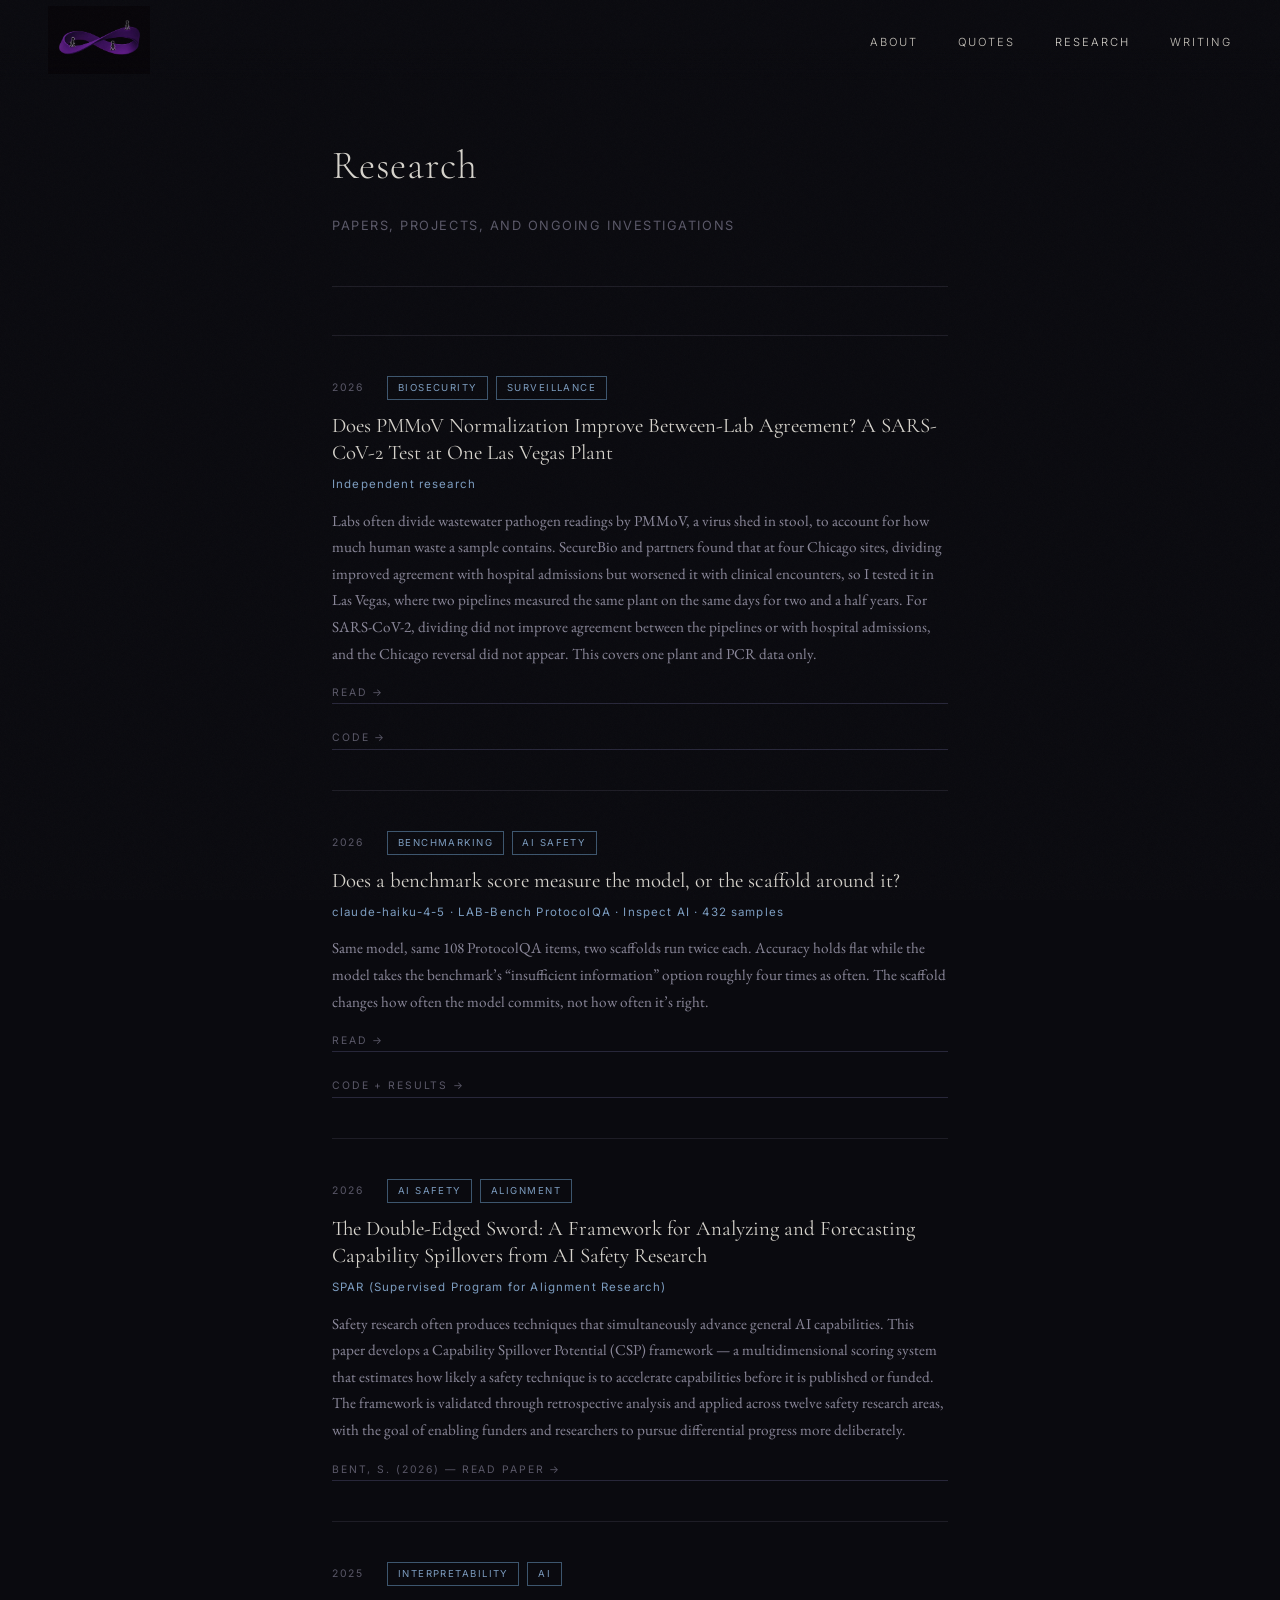
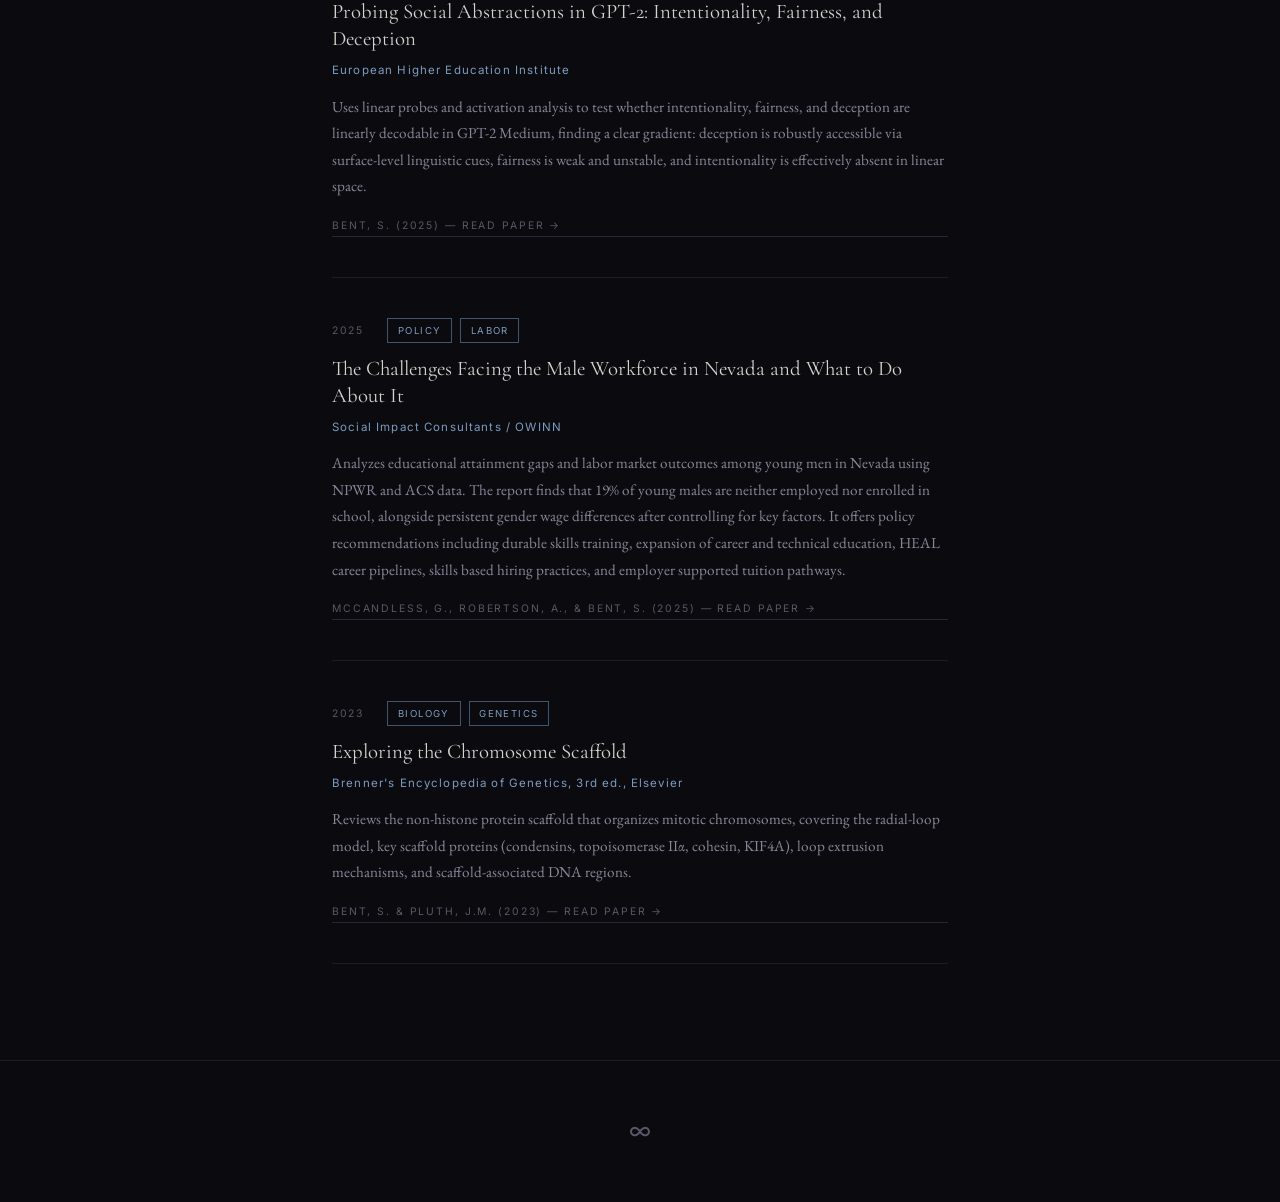
<file: research.html>
<!DOCTYPE html>
<html lang="en">
<head>
  <meta charset="UTF-8" />
  <meta name="viewport" content="width=device-width, initial-scale=1.0" />
  <meta name="description" content="Research — A Curious Loop" />
  <title>Research · A Curious Loop</title>
  <link rel="stylesheet" href="css/style.css" />
</head>
<body>

  <nav>
    <a href="index.html" class="nav-logo"><img src="images/logo.png" alt="A Curious Loop" class="nav-logo-img"></a>
    <ul class="nav-links">
      <li><a href="about.html">About</a></li>
      <li><a href="quotes.html">Quotes</a></li>
      <li><a href="research.html" class="active">Research</a></li>
      <li><a href="notes.html">Writing</a></li>
    </ul>
  </nav>

  <div class="page">
    <div class="container">

      <header class="page-header fade-in">
        <h1>Research</h1>
        <p>Papers, projects, and ongoing investigations</p>
      </header>

      <div class="research-grid fade-in fade-in-delay-1">

        <div class="research-item">
          <div class="research-meta">
            <span class="research-year">2026</span>
            <div class="research-tags">
              <span class="tag">Biosecurity</span>
              <span class="tag">Surveillance</span>
            </div>
          </div>
          <div class="research-title">
            <a href="notes/pmmov-las-vegas.pdf" target="_blank" rel="noopener" style="color: inherit; text-decoration: none;">Does PMMoV Normalization Improve Between-Lab Agreement? A SARS-CoV-2 Test at One Las Vegas Plant</a>
          </div>
          <div class="research-venue">Independent research</div>
          <p class="research-abstract">Labs often divide wastewater pathogen readings by PMMoV, a virus shed in stool, to account for how much human waste a sample contains. SecureBio and partners found that at four Chicago sites, dividing improved agreement with hospital admissions but worsened it with clinical encounters, so I tested it in Las Vegas, where two pipelines measured the same plant on the same days for two and a half years. For SARS-CoV-2, dividing did not improve agreement between the pipelines or with hospital admissions, and the Chicago reversal did not appear. This covers one plant and PCR data only.</p>
          <div class="research-links">
            <a class="research-link" href="notes/pmmov-las-vegas.pdf" target="_blank" rel="noopener">Read →</a>
            <a class="research-link" href="https://github.com/santi1bent-cmd/pmmov-las-vegas" target="_blank" rel="noopener">Code →</a>
          </div>
        </div>

        <div class="research-item">
          <div class="research-meta">
            <span class="research-year">2026</span>
            <div class="research-tags">
              <span class="tag">Benchmarking</span>
              <span class="tag">AI Safety</span>
            </div>
          </div>
          <div class="research-title">
            <a href="notes/scaffold-protocolqa.pdf" target="_blank" rel="noopener" style="color: inherit; text-decoration: none;">Does a benchmark score measure the model, or the scaffold around it?</a>
          </div>
          <div class="research-venue">claude-haiku-4-5 · LAB-Bench ProtocolQA · Inspect AI · 432 samples</div>
          <p class="research-abstract">Same model, same 108 ProtocolQA items, two scaffolds run twice each. Accuracy holds flat while the model takes the benchmark’s “insufficient information” option roughly four times as often. The scaffold changes how often the model commits, not how often it’s right.</p>
          <div class="research-links">
            <a class="research-link" href="notes/scaffold-protocolqa.pdf" target="_blank" rel="noopener">Read →</a>
            <a class="research-link" href="https://github.com/santi1bent-cmd/scaffold-sensitivity-protocolqa" target="_blank" rel="noopener">Code + results →</a>
          </div>
        </div>

        <div class="research-item">
          <div class="research-meta">
            <span class="research-year">2026</span>
            <div class="research-tags">
              <span class="tag">AI Safety</span>
              <span class="tag">Alignment</span>
            </div>
          </div>
          <div class="research-title">The Double-Edged Sword: A Framework for Analyzing and Forecasting Capability Spillovers from AI Safety Research</div>
          <div class="research-venue">SPAR (Supervised Program for Alignment Research)</div>
          <p class="research-abstract">Safety research often produces techniques that simultaneously advance general AI capabilities. This paper develops a Capability Spillover Potential (CSP) framework — a multidimensional scoring system that estimates how likely a safety technique is to accelerate capabilities before it is published or funded. The framework is validated through retrospective analysis and applied across twelve safety research areas, with the goal of enabling funders and researchers to pursue differential progress more deliberately.</p>
          <div class="research-links">
            <a class="research-link" href="https://library.sparai.org/reports/the-double-edged-sword-a-framework-for-analyzing-and-forecasting-capability-spillovers-from-ai-safety-research-mnhhag/" target="_blank" rel="noopener">Bent, S. (2026) — Read paper →</a>
          </div>
        </div>

        <div class="research-item">
          <div class="research-meta">
            <span class="research-year">2025</span>
            <div class="research-tags">
              <span class="tag">Interpretability</span>
              <span class="tag">AI</span>
            </div>
          </div>
          <div class="research-title">Probing Social Abstractions in GPT-2: Intentionality, Fairness, and Deception</div>
          <div class="research-venue">European Higher Education Institute</div>
          <p class="research-abstract">Uses linear probes and activation analysis to test whether intentionality, fairness, and deception are linearly decodable in GPT-2 Medium, finding a clear gradient: deception is robustly accessible via surface-level linguistic cues, fairness is weak and unstable, and intentionality is effectively absent in linear space.</p>
          <div class="research-links">
            <a class="research-link" href="https://papers.ssrn.com/sol3/papers.cfm?abstract_id=5889862" target="_blank" rel="noopener">Bent, S. (2025) — Read paper →</a>
          </div>
        </div>

        <div class="research-item">
          <div class="research-meta">
            <span class="research-year">2025</span>
            <div class="research-tags">
              <span class="tag">Policy</span>
              <span class="tag">Labor</span>
            </div>
          </div>
          <div class="research-title">The Challenges Facing the Male Workforce in Nevada and What to Do About It</div>
          <div class="research-venue">Social Impact Consultants / OWINN</div>
          <p class="research-abstract">Analyzes educational attainment gaps and labor market outcomes among young men in Nevada using NPWR and ACS data. The report finds that 19% of young males are neither employed nor enrolled in school, alongside persistent gender wage differences after controlling for key factors. It offers policy recommendations including durable skills training, expansion of career and technical education, HEAL career pipelines, skills based hiring practices, and employer supported tuition pathways.</p>
          <div class="research-links">
            <a class="research-link" href="https://npwr.nv.gov/media/pdf/2025/research-reports/Social-Impact-Consultants-McCandless-report.pdf" target="_blank" rel="noopener">McCandless, G., Robertson, A., & Bent, S. (2025) — Read paper →</a>
          </div>
        </div>

        <div class="research-item">
          <div class="research-meta">
            <span class="research-year">2023</span>
            <div class="research-tags">
              <span class="tag">Biology</span>
              <span class="tag">Genetics</span>
            </div>
          </div>
          <div class="research-title">Exploring the Chromosome Scaffold</div>
          <div class="research-venue">Brenner's Encyclopedia of Genetics, 3rd ed., Elsevier</div>
          <p class="research-abstract">Reviews the non-histone protein scaffold that organizes mitotic chromosomes, covering the radial-loop model, key scaffold proteins (condensins, topoisomerase IIα, cohesin, KIF4A), loop extrusion mechanisms, and scaffold-associated DNA regions.</p>
          <div class="research-links">
            <a class="research-link" href="https://www.sciencedirect.com/science/chapter/referencework/abs/pii/B9780128225639001025?via%3Dihub" target="_blank" rel="noopener">Bent, S. & Pluth, J.M. (2023) — Read paper →</a>
          </div>
        </div>

      </div>

    </div>
  </div>

  <footer>
    <span class="footer-loop">∞</span>
  </footer>

</body>
</html>
</file>
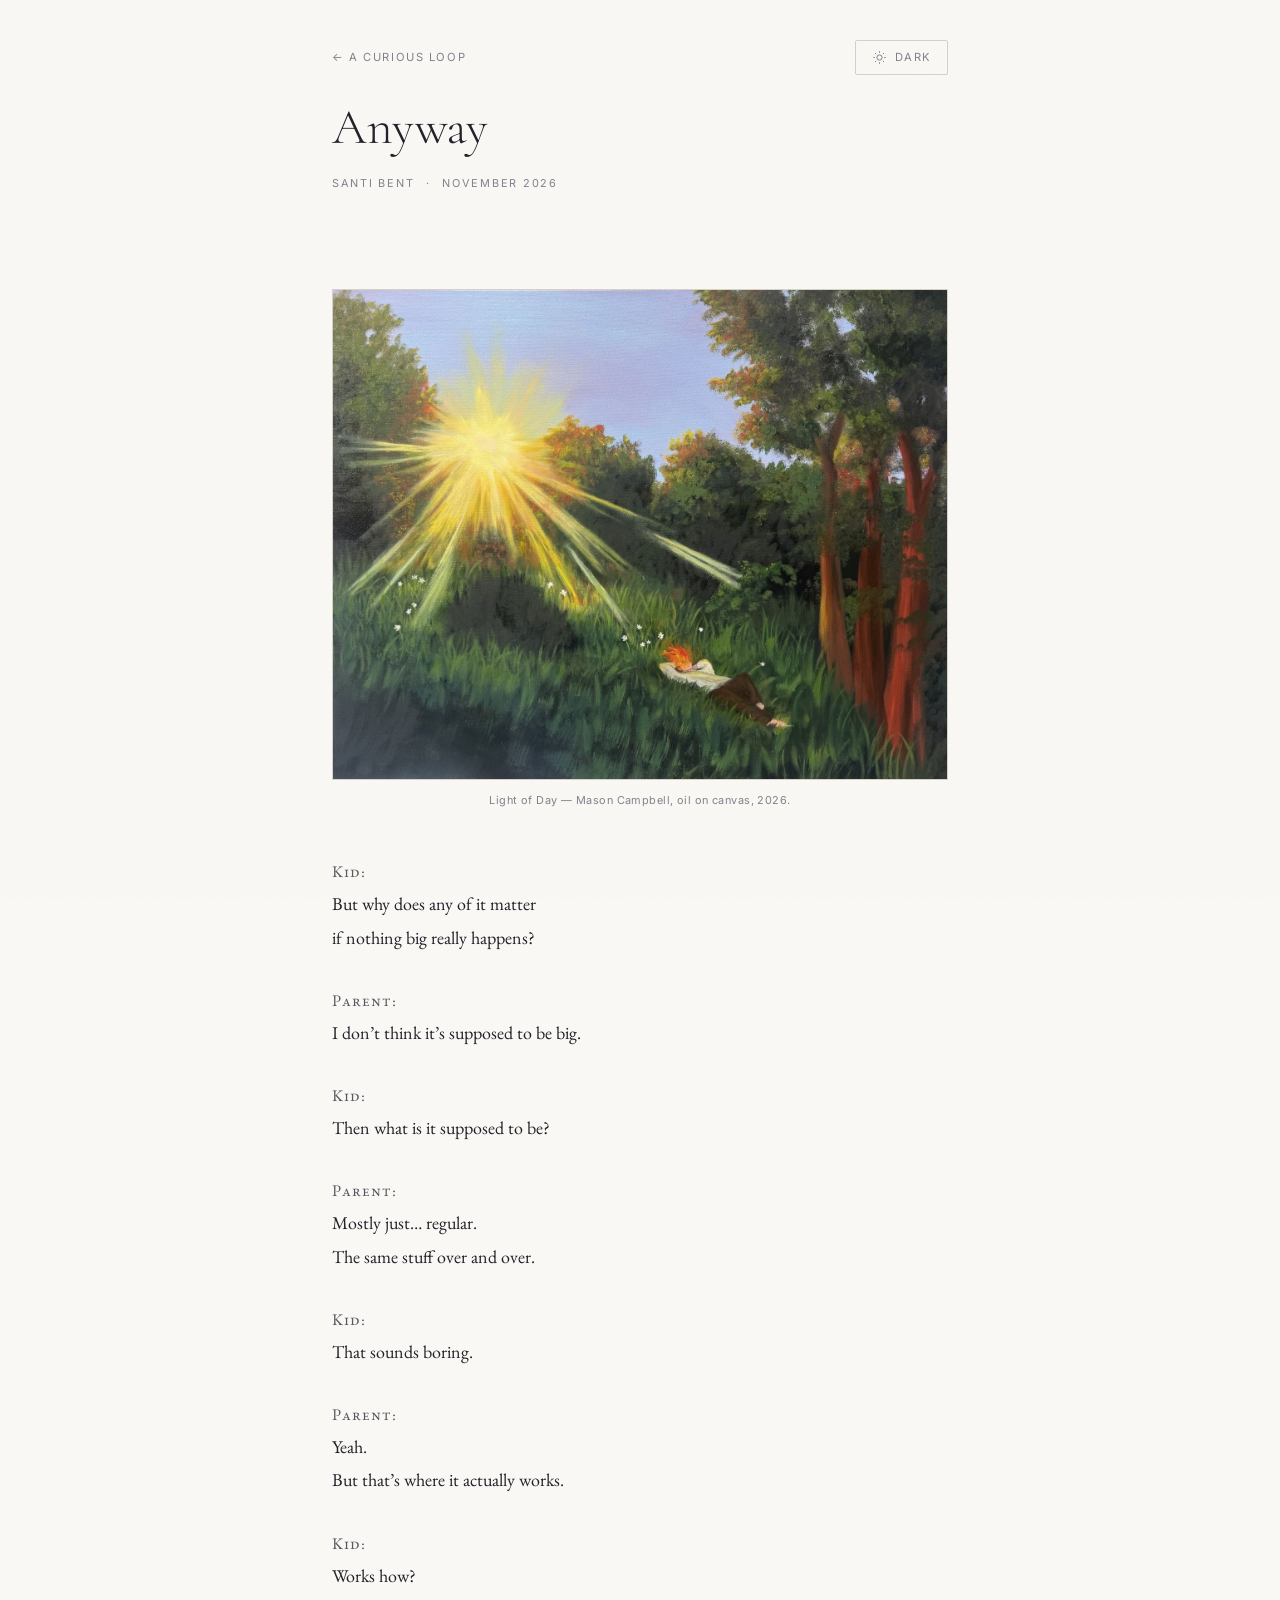
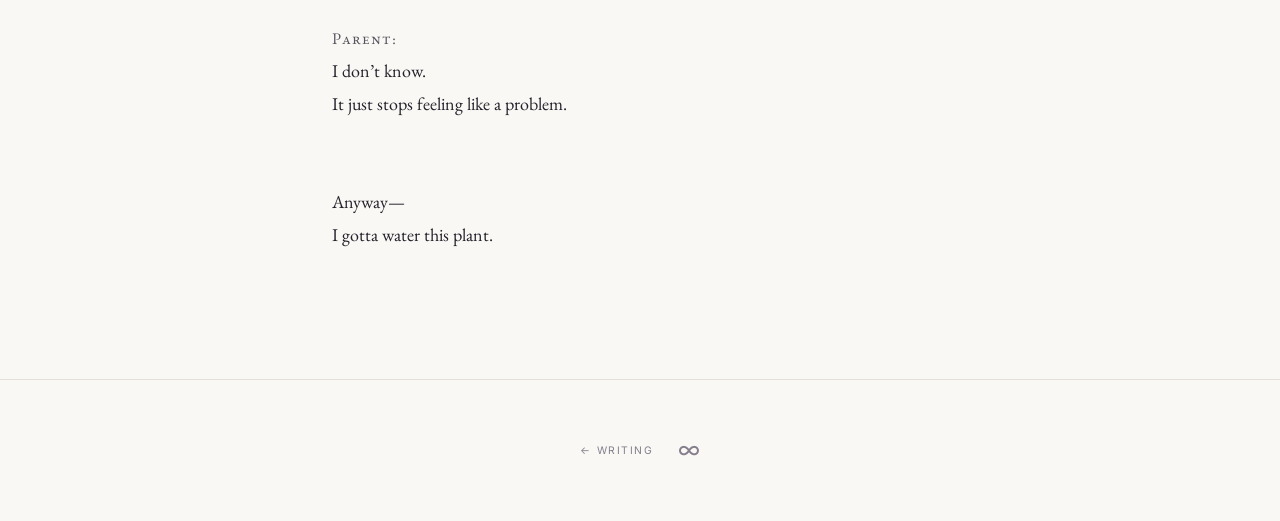
<file: essays/anyway.html>
<!DOCTYPE html>
<html lang="en">
<head>
  <meta charset="UTF-8" />
  <meta name="viewport" content="width=device-width, initial-scale=1.0" />
  <meta name="description" content="Anyway — A Curious Loop" />
  <title>Anyway · A Curious Loop</title>
  <link rel="stylesheet" href="../css/style.css" />
  <link rel="preconnect" href="https://fonts.gstatic.com" crossorigin>
  <link rel="stylesheet" href="https://fonts.googleapis.com/css2?family=Cormorant+Garamond:ital,wght@0,300;0,400;0,500;0,600;1,300;1,400&family=EB+Garamond:ital,wght@0,400;0,500;1,400;1,500&family=Inter:wght@300;400;500&display=swap">
  <script>
    /* Restore a saved theme before first paint so there is no flash. */
    try {
      var saved = localStorage.getItem('acl-theme');
      if (saved === 'dark' || saved === 'light') document.documentElement.setAttribute('data-theme', saved);
    } catch (e) {}
  </script>
  <style>
/* Same single-measure, dark-first page as "The Risk We Won't Look At",
   with a light "paper" counterpart and an explicit toggle. */

:root {
  --bg:           #0a0a0f;
  --bg-raised:    #14131c;
  --text:         #d6d3cc;
  --text-muted:   #8a8799;
  --text-dim:     #5a5868;
  --accent:       #7c9cbf;
  --accent-dim:   #3d566e;
  --border:       #1e1d26;
  --border-light: #28273a;
  --shadow:       0 18px 48px rgba(0, 0, 0, 0.62);

  --font-display: 'Cormorant Garamond', 'EB Garamond', Georgia, serif;
  --font-body:    'EB Garamond', Georgia, serif;
  --font-ui:      'Inter', system-ui, -apple-system, sans-serif;

  --measure: 680px;

  color-scheme: dark;
}

@media (prefers-color-scheme: light) {
  :root:not([data-theme="dark"]) {
    --bg:           #faf8f4;
    --bg-raised:    #ffffff;
    --text:         #22212a;
    --text-muted:   #57545f;
    --text-dim:     #857f8d;
    --accent:       #3a6b94;
    --accent-dim:   #9fb8cd;
    --border:       #e4e0d8;
    --border-light: #d6d1c7;
    --shadow:       0 18px 44px rgba(32, 28, 44, 0.16);
    color-scheme: light;
  }
}

:root[data-theme="light"] {
  --bg:           #faf8f4;
  --bg-raised:    #ffffff;
  --text:         #22212a;
  --text-muted:   #57545f;
  --text-dim:     #857f8d;
  --accent:       #3a6b94;
  --accent-dim:   #9fb8cd;
  --border:       #e4e0d8;
  --border-light: #d6d1c7;
  --shadow:       0 18px 44px rgba(32, 28, 44, 0.16);
  color-scheme: light;
}

body {
  background: var(--bg);
  color: var(--text);
  font-family: var(--font-body);
  font-size: 1.125rem;
  line-height: 1.85;
  -webkit-font-smoothing: antialiased;
  transition: background-color 0.35s ease, color 0.35s ease;
}

@media (prefers-reduced-motion: reduce) {
  body { transition: none; }
}

.wrap { max-width: var(--measure); margin: 0 auto; }

.essay-page { padding-top: 2.5rem; }

/* ── Top bar: back link + theme toggle ────────────────── */

.topbar {
  max-width: var(--measure);
  margin: 0 auto;
  padding-block: 0 1.5rem;
  display: flex;
  align-items: center;
  justify-content: space-between;
  gap: 1rem;
}

.back-link {
  font-family: var(--font-ui);
  font-size: 0.7rem;
  letter-spacing: 0.14em;
  text-transform: uppercase;
  color: var(--text-dim);
  text-decoration: none;
  transition: color 0.2s ease;
  white-space: nowrap;
}
.back-link:hover { color: var(--accent); }

.topbar-right {
  display: flex;
  align-items: center;
  gap: 0.75rem;
}

.theme-btn {
  font-family: var(--font-ui);
  font-size: 0.7rem;
  font-weight: 400;
  letter-spacing: 0.14em;
  text-transform: uppercase;
  color: var(--text-dim);
  background: transparent;
  border: 1px solid var(--border-light);
  border-radius: 2px;
  padding: 0.55rem 0.95rem;
  cursor: pointer;
  display: inline-flex;
  align-items: center;
  gap: 0.5rem;
  transition: color 0.2s ease, border-color 0.2s ease;
}
.theme-btn:hover { color: var(--text-muted); border-color: var(--text-dim); }
.theme-btn:focus-visible { outline: 2px solid var(--accent); outline-offset: 2px; }
.theme-btn svg { width: 15px; height: 15px; display: block; }
.theme-btn .i-sun  { display: none; }
.theme-btn .i-moon { display: block; }
@media (prefers-color-scheme: light) {
  :root:not([data-theme="dark"]) .theme-btn .i-sun  { display: block; }
  :root:not([data-theme="dark"]) .theme-btn .i-moon { display: none; }
}
:root[data-theme="light"] .theme-btn .i-sun  { display: block; }
:root[data-theme="light"] .theme-btn .i-moon { display: none; }

/* ── Header ───────────────────────────────────────────── */

.essay-header { padding-block: 0 3rem; }

.essay-header h1 {
  font-family: var(--font-display);
  font-size: clamp(2.1rem, 7vw, 3.1rem);
  font-weight: 300;
  line-height: 1.15;
  letter-spacing: -0.01em;
  margin: 0 0 1.1rem;
  text-wrap: balance;
}

.essay-header-meta {
  font-family: var(--font-ui);
  font-size: 0.68rem;
  letter-spacing: 0.16em;
  text-transform: uppercase;
  color: var(--text-dim);
  margin: 0;
}

/* ── Painting ─────────────────────────────────────────── */

.essay-body figure { margin: 3rem 0; }
.essay-body figure img {
  width: 100%;
  height: auto;
  max-width: 100%;
  border: 1px solid var(--border-light);
  opacity: 1; /* show the painting at its true colours in both themes */
}
.essay-body figcaption {
  font-family: var(--font-ui);
  font-size: 0.68rem;
  line-height: 1.6;
  letter-spacing: 0.04em;
  color: var(--text-dim);
  text-align: center;
  margin-top: 0.75rem;
}

/* ── Dialogue ─────────────────────────────────────────── */

.essay-body .dialogue .turn {
  margin: 0 0 2rem;
  color: var(--text);
}

.essay-body .dialogue .speaker {
  display: block;
  font-variant: small-caps;
  font-size: 0.9em;
  letter-spacing: 0.06em;
  color: var(--text-muted);
}

/* The two closing lines get a longer pause than the gap between exchanges. */
.essay-body .dialogue .coda {
  margin-top: 4rem;
  margin-bottom: 0;
}
  </style>
</head>
<body>

  <div class="page essay-page">
    <div class="container">

      <div class="topbar">
        <a href="../index.html" class="back-link">&larr; A Curious Loop</a>
        <div class="topbar-right">
          <button class="theme-btn" id="theme-btn" type="button" aria-live="polite">
            <svg class="i-moon" viewBox="0 0 24 24" fill="none" stroke="currentColor" stroke-width="1.6" aria-hidden="true"><path d="M21 12.8A9 9 0 1111.2 3a7 7 0 009.8 9.8z"/></svg>
            <svg class="i-sun" viewBox="0 0 24 24" fill="none" stroke="currentColor" stroke-width="1.6" aria-hidden="true"><circle cx="12" cy="12" r="4.2"/><path d="M12 2v2.4M12 19.6V22M2 12h2.4M19.6 12H22M4.9 4.9l1.7 1.7M17.4 17.4l1.7 1.7M19.1 4.9l-1.7 1.7M6.6 17.4l-1.7 1.7"/></svg>
            <span id="theme-label">Light</span>
          </button>
        </div>
      </div>

      <div class="wrap">

        <header class="essay-header fade-in">
          <h1>Anyway</h1>
          <p class="essay-header-meta">Santi Bent &ensp;&middot;&ensp; November 2026</p>
        </header>

        <article class="essay-body fade-in fade-in-delay-1">

          <figure>
            <img src="../images/essays/anyway/light-of-day.jpg" width="1478" height="1176" alt="Oil painting of a starburst sun glowing over a green meadow, where a figure with orange hair lies in the tall grass beside red-trunked trees." decoding="async" />
            <figcaption>Light of Day — Mason Campbell, oil on canvas, 2026.</figcaption>
          </figure>

          <div class="dialogue">

            <p class="turn">
              <span class="speaker">Kid:</span>
              But why does any of it matter<br>
              if nothing big really happens?
            </p>

            <p class="turn">
              <span class="speaker">Parent:</span>
              I don’t think it’s supposed to be big.
            </p>

            <p class="turn">
              <span class="speaker">Kid:</span>
              Then what is it supposed to be?
            </p>

            <p class="turn">
              <span class="speaker">Parent:</span>
              Mostly just… regular.<br>
              The same stuff over and over.
            </p>

            <p class="turn">
              <span class="speaker">Kid:</span>
              That sounds boring.
            </p>

            <p class="turn">
              <span class="speaker">Parent:</span>
              Yeah.<br>
              But that’s where it actually works.
            </p>

            <p class="turn">
              <span class="speaker">Kid:</span>
              Works how?
            </p>

            <p class="turn">
              <span class="speaker">Parent:</span>
              I don’t know.<br>
              It just stops feeling like a problem.
            </p>

            <p class="turn coda">
              Anyway—<br>
              I gotta water this plant.
            </p>

          </div>

        </article>

      </div>

    </div>
  </div>

  <footer>
    <span class="footer-text">
      <a href="../notes.html" style="color: var(--text-dim);">&larr; Writing</a>
    </span>
    <span class="footer-loop">&infin;</span>
  </footer>

<script>
/* Theme toggle */
(function () {
  'use strict';
  var root  = document.documentElement;
  var btn   = document.getElementById('theme-btn');
  var label = document.getElementById('theme-label');
  var KEY   = 'acl-theme';

  function systemIsDark() {
    return !window.matchMedia ||
           window.matchMedia('(prefers-color-scheme: dark)').matches;
  }
  function activeIsDark() {
    var set = root.getAttribute('data-theme');
    if (set === 'dark')  return true;
    if (set === 'light') return false;
    return systemIsDark();
  }
  function sync() {
    var dark = activeIsDark();
    label.textContent = dark ? 'Light' : 'Dark';
    btn.setAttribute('aria-label', dark ? 'Switch to light mode' : 'Switch to dark mode');
  }

  try {
    var saved = localStorage.getItem(KEY);
    if (saved === 'dark' || saved === 'light') root.setAttribute('data-theme', saved);
  } catch (e) {}

  sync();

  btn.addEventListener('click', function () {
    var next = activeIsDark() ? 'light' : 'dark';
    root.setAttribute('data-theme', next);
    try { localStorage.setItem(KEY, next); } catch (e) {}
    sync();
  });

  if (window.matchMedia) {
    var mq = window.matchMedia('(prefers-color-scheme: dark)');
    var onChange = function () { if (!root.getAttribute('data-theme')) sync(); };
    if (mq.addEventListener) mq.addEventListener('change', onChange);
    else if (mq.addListener) mq.addListener(onChange);
  }
}());
</script>

</body>
</html>
</file>
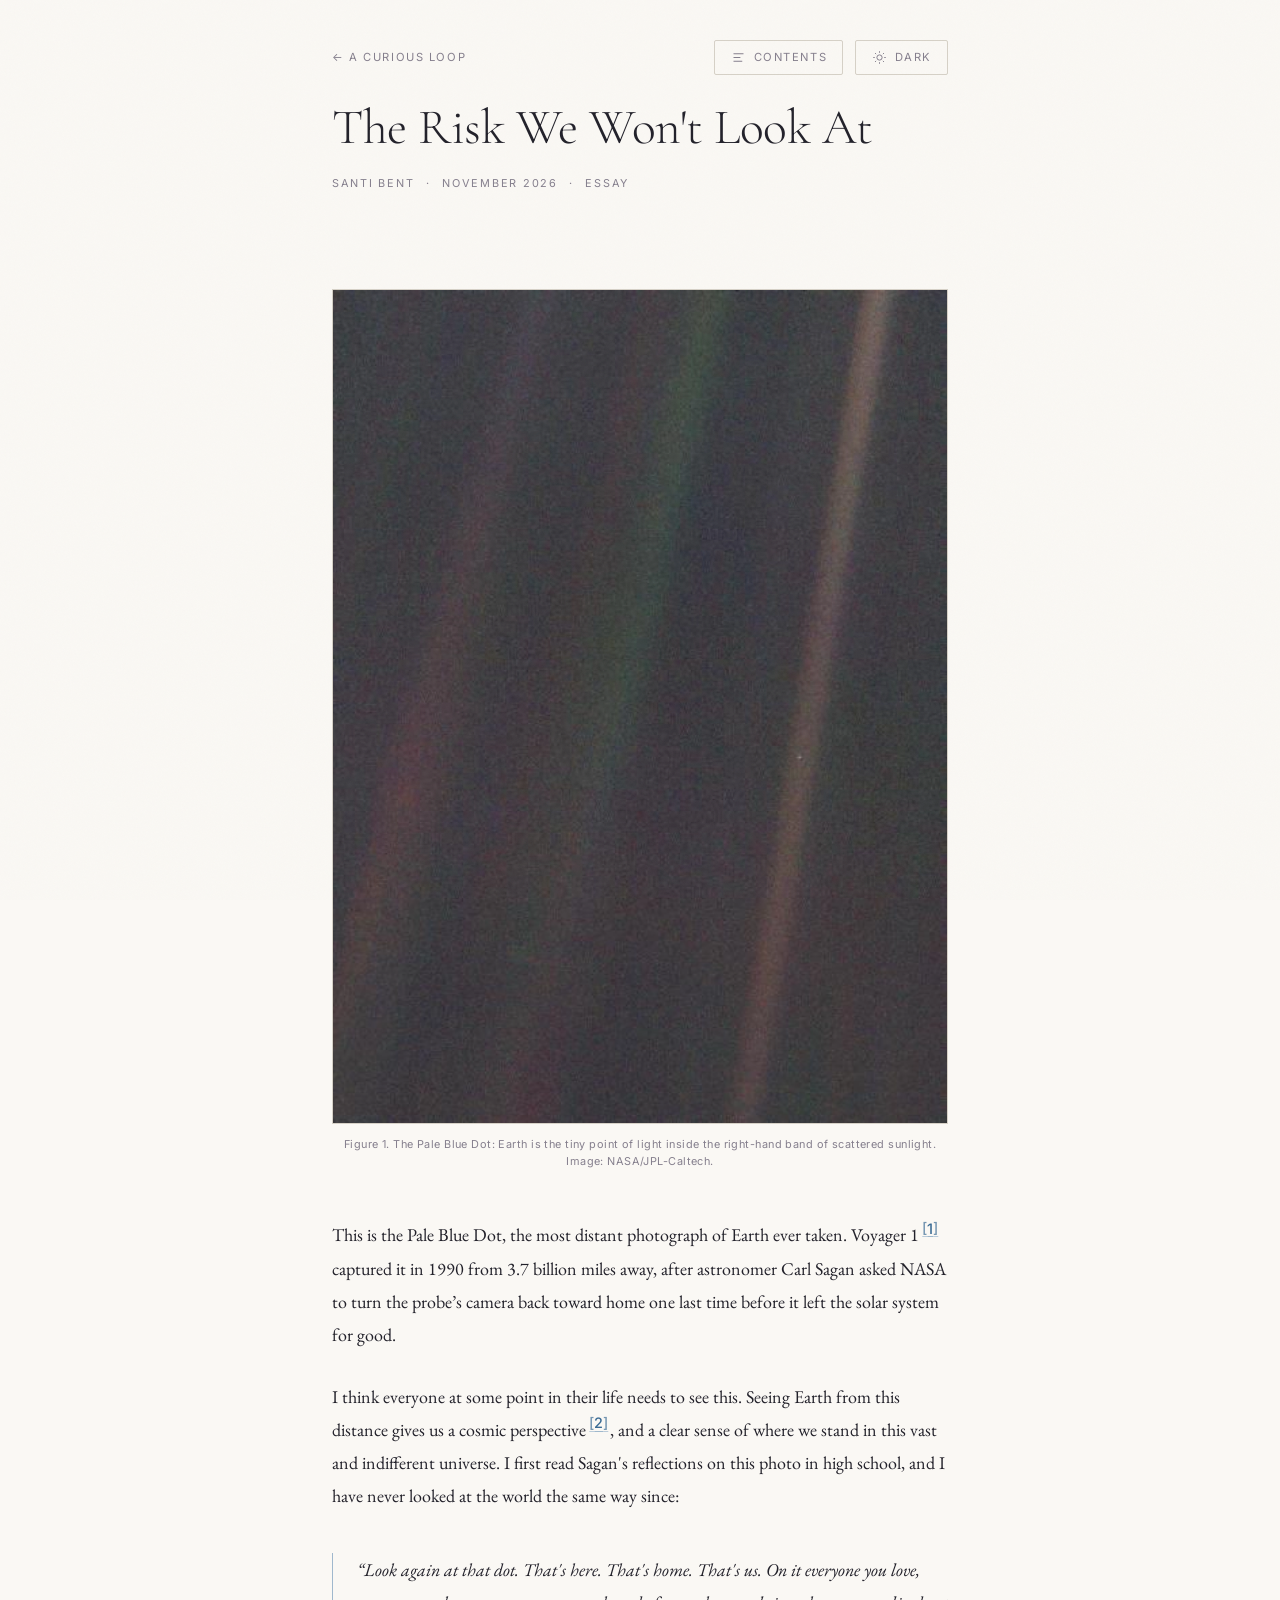
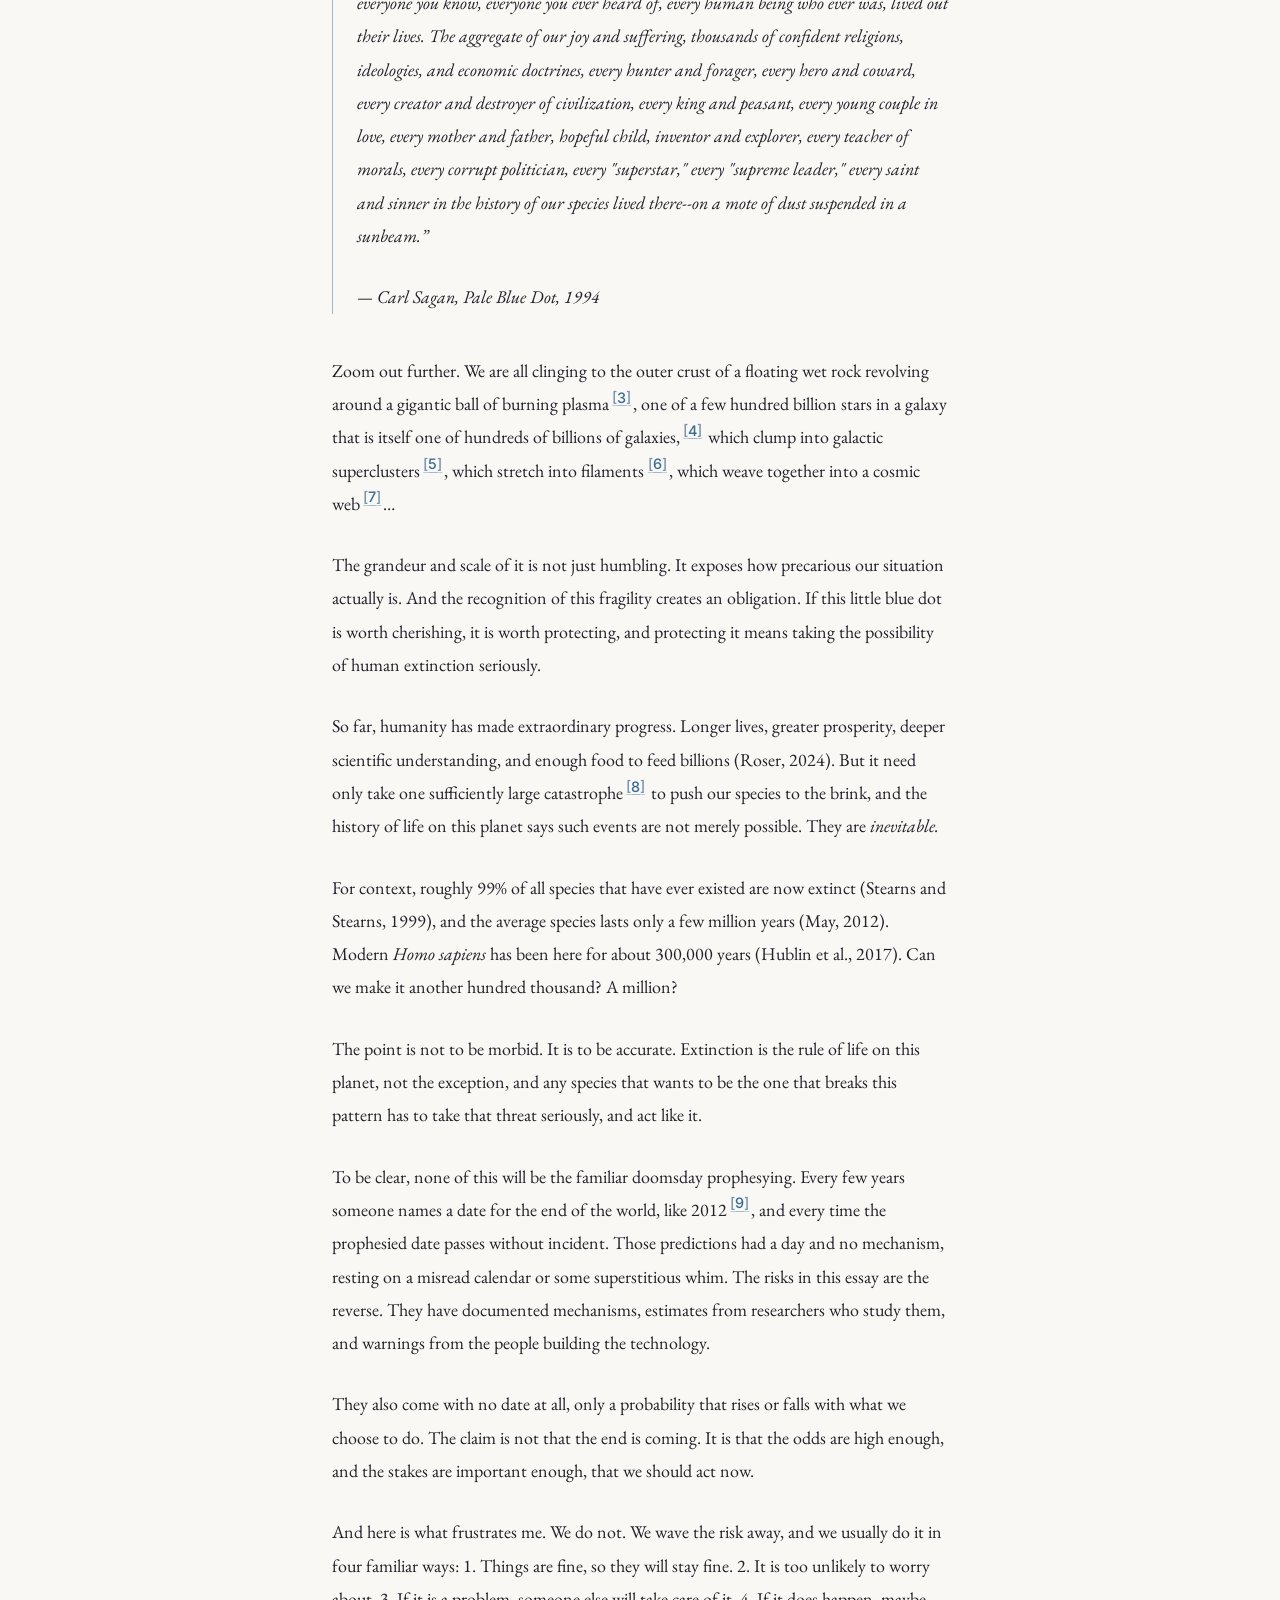
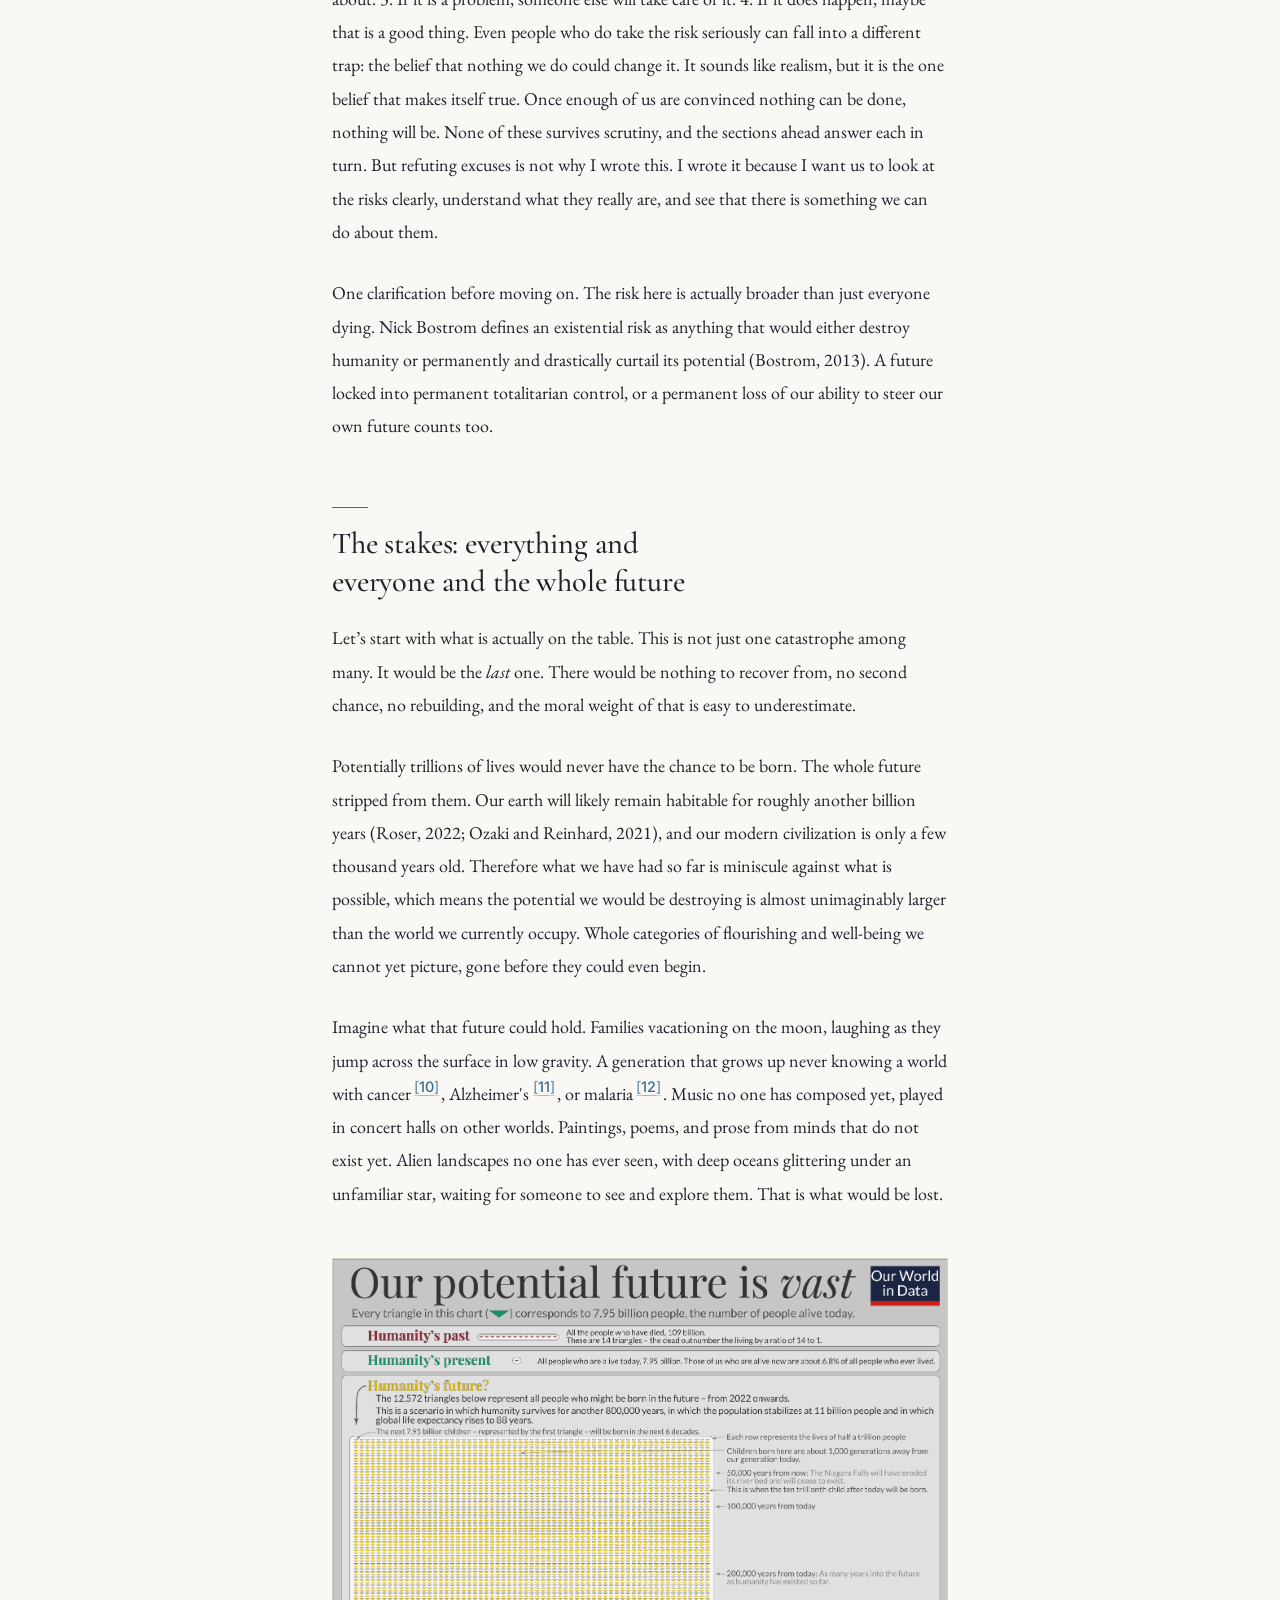
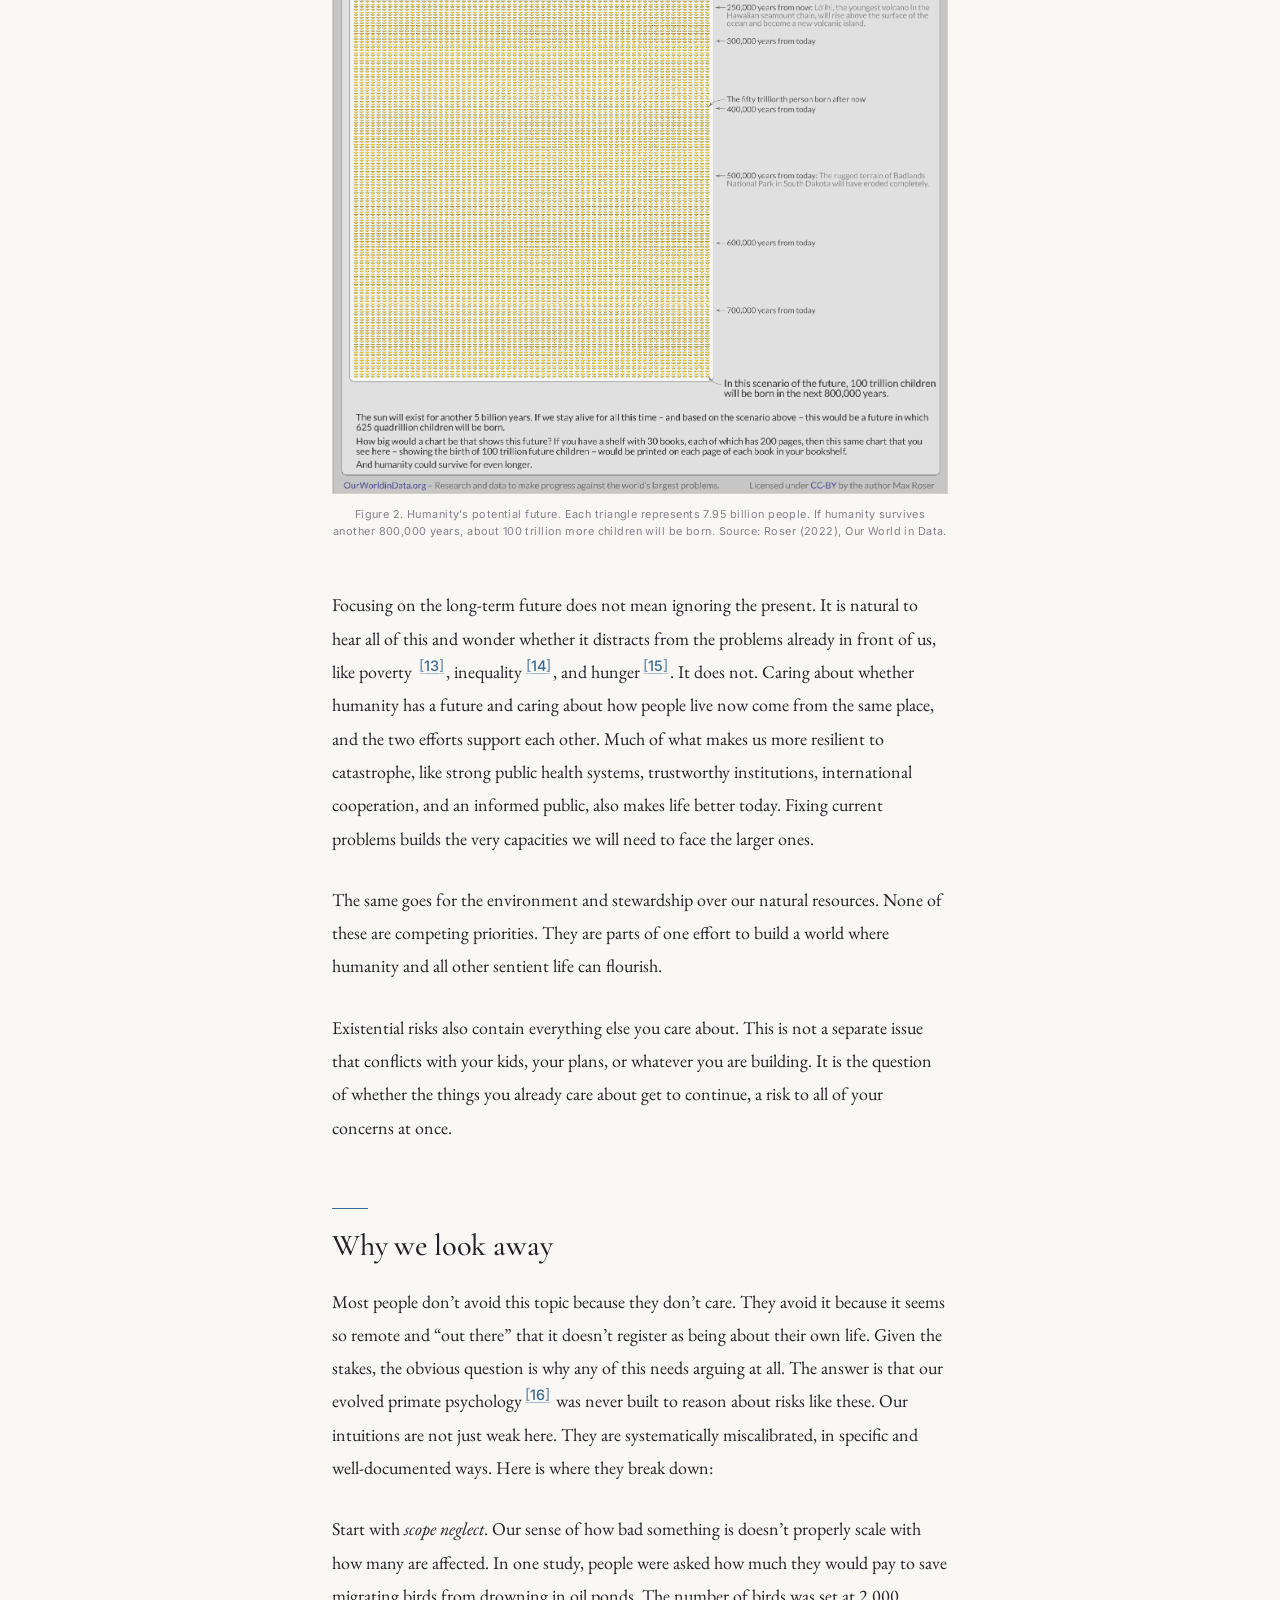
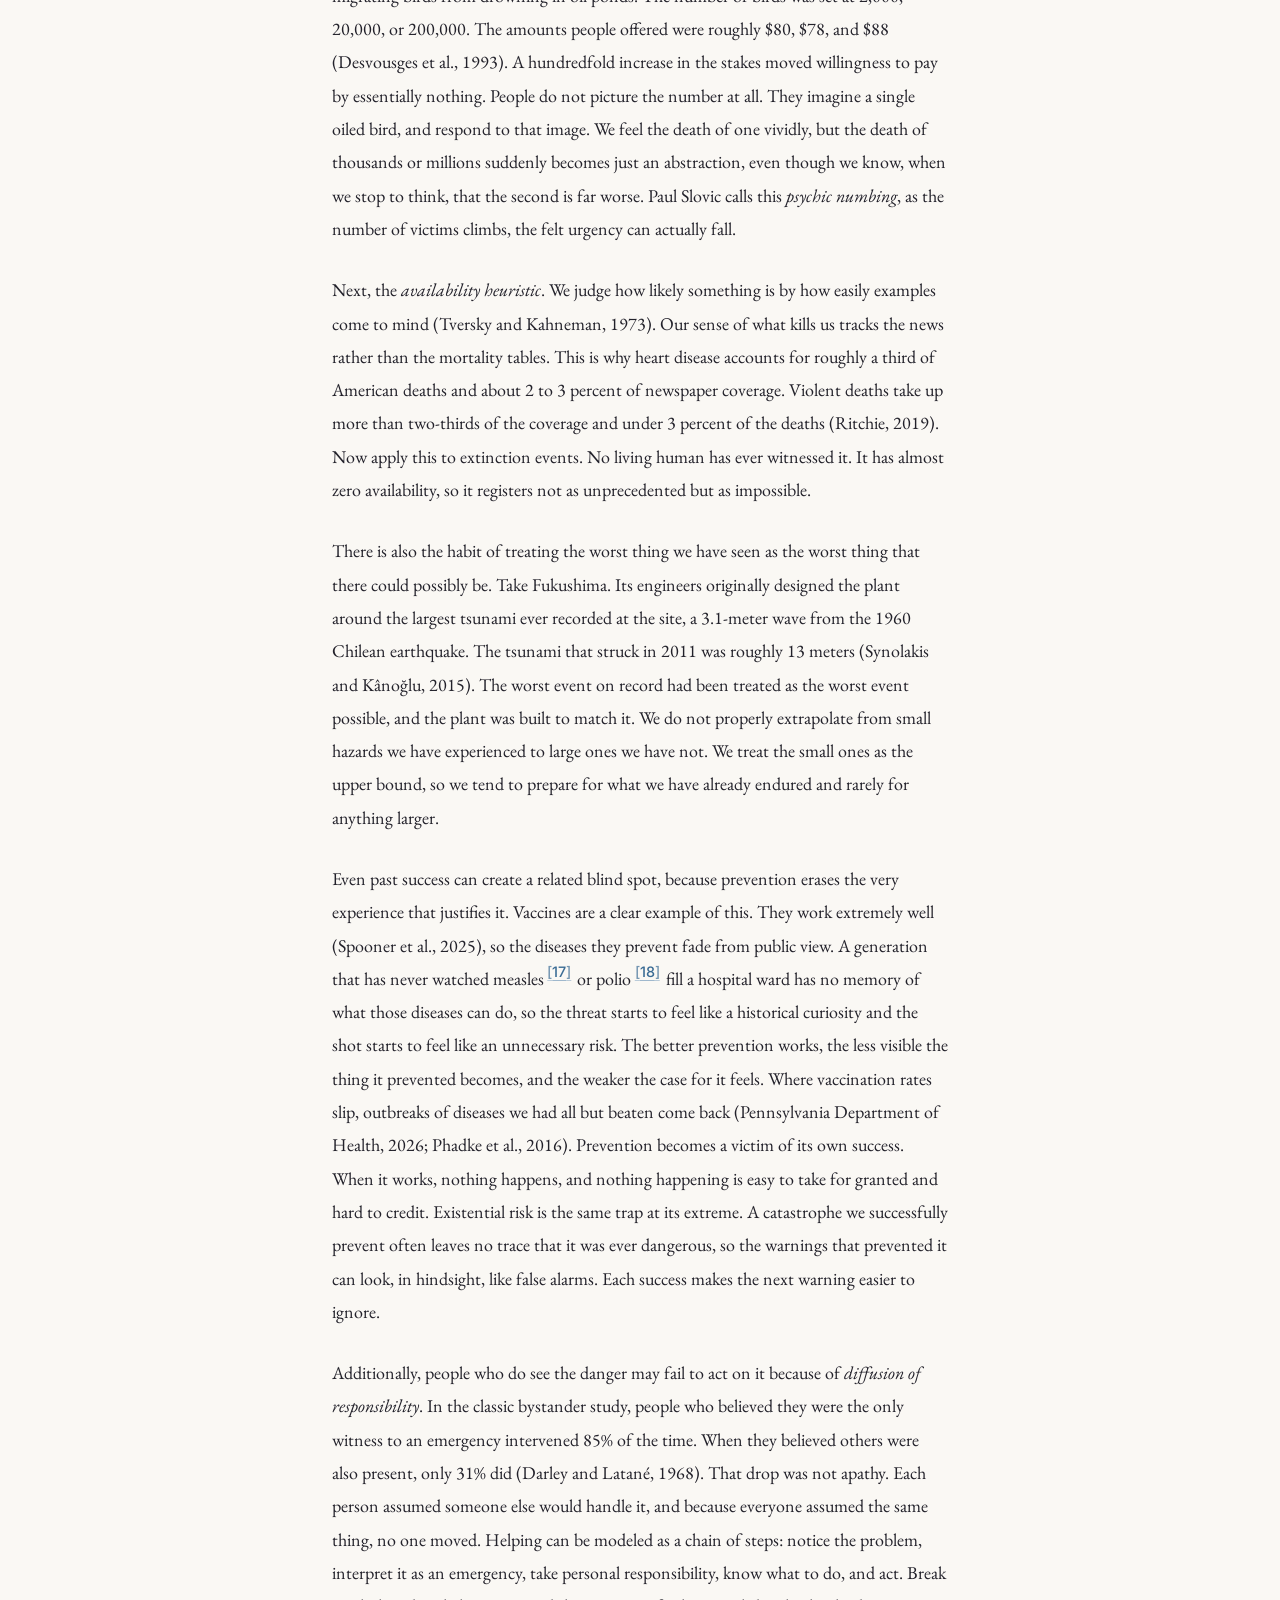
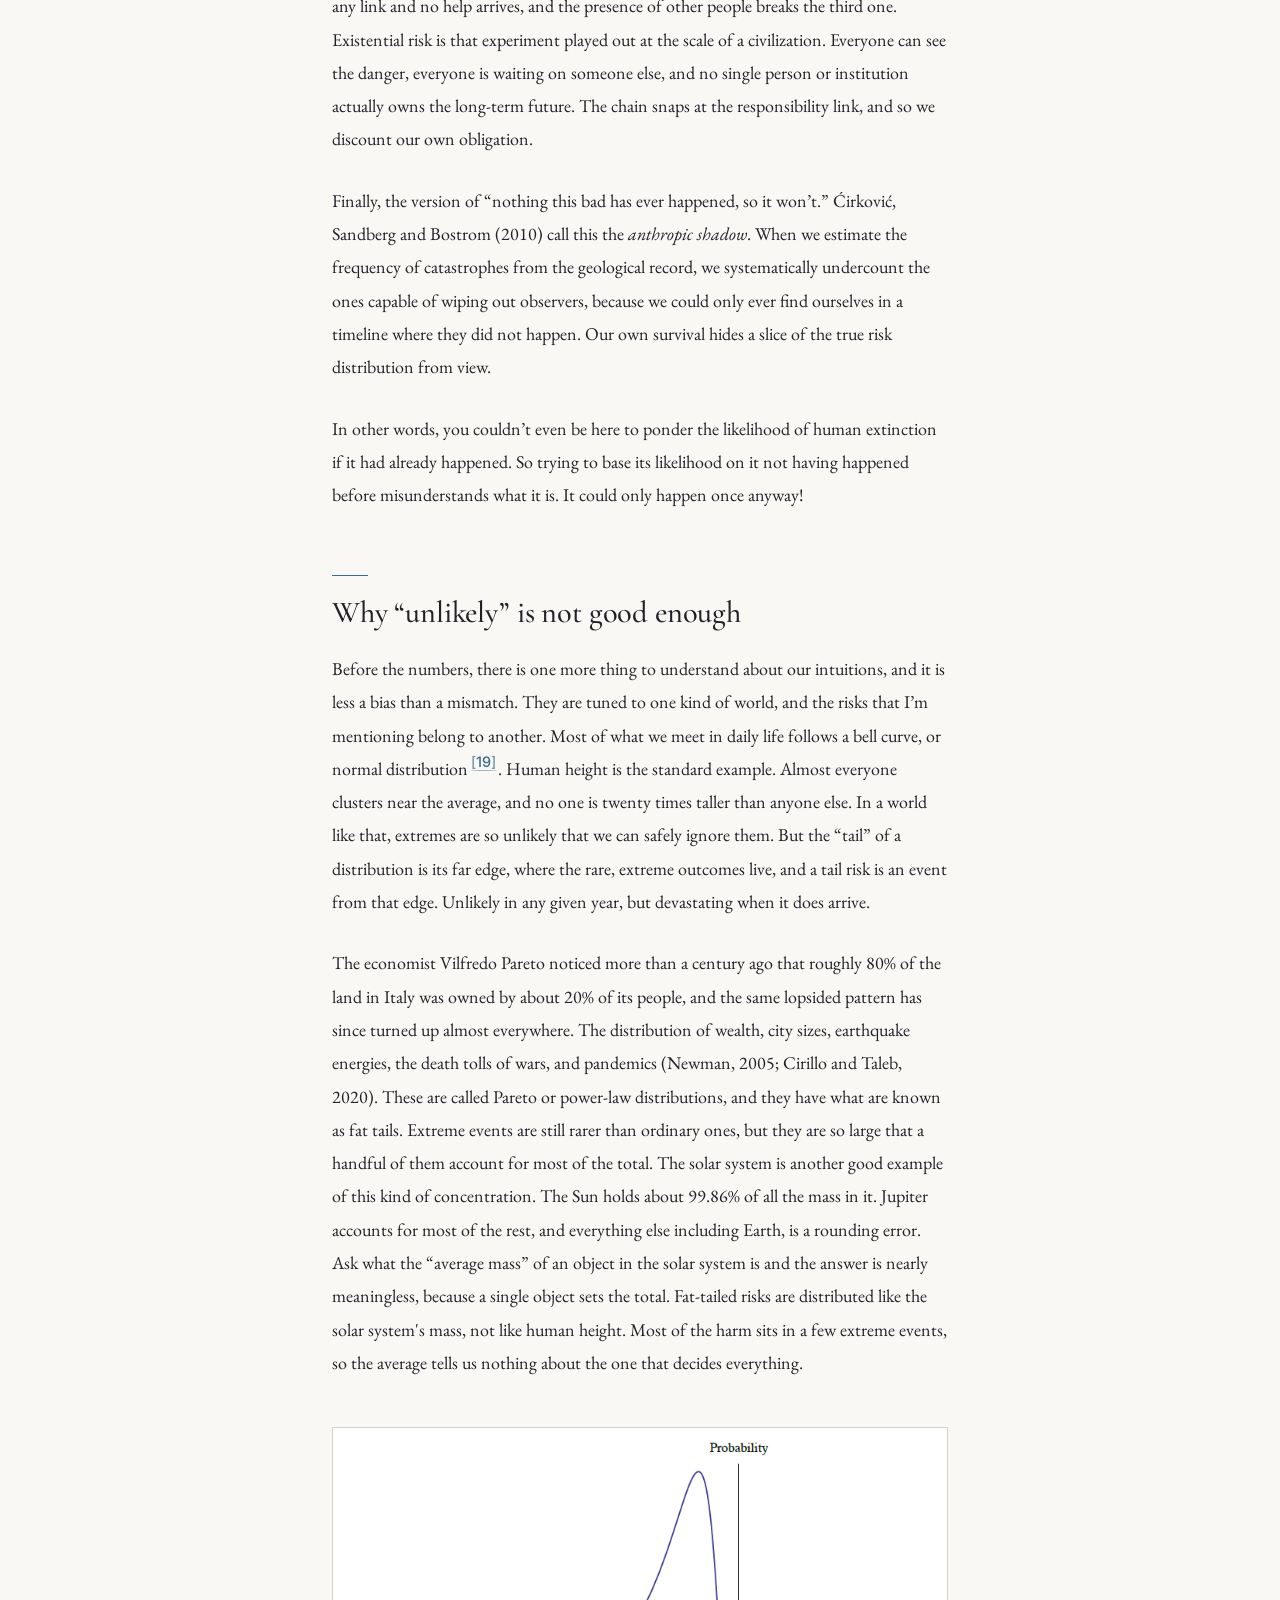
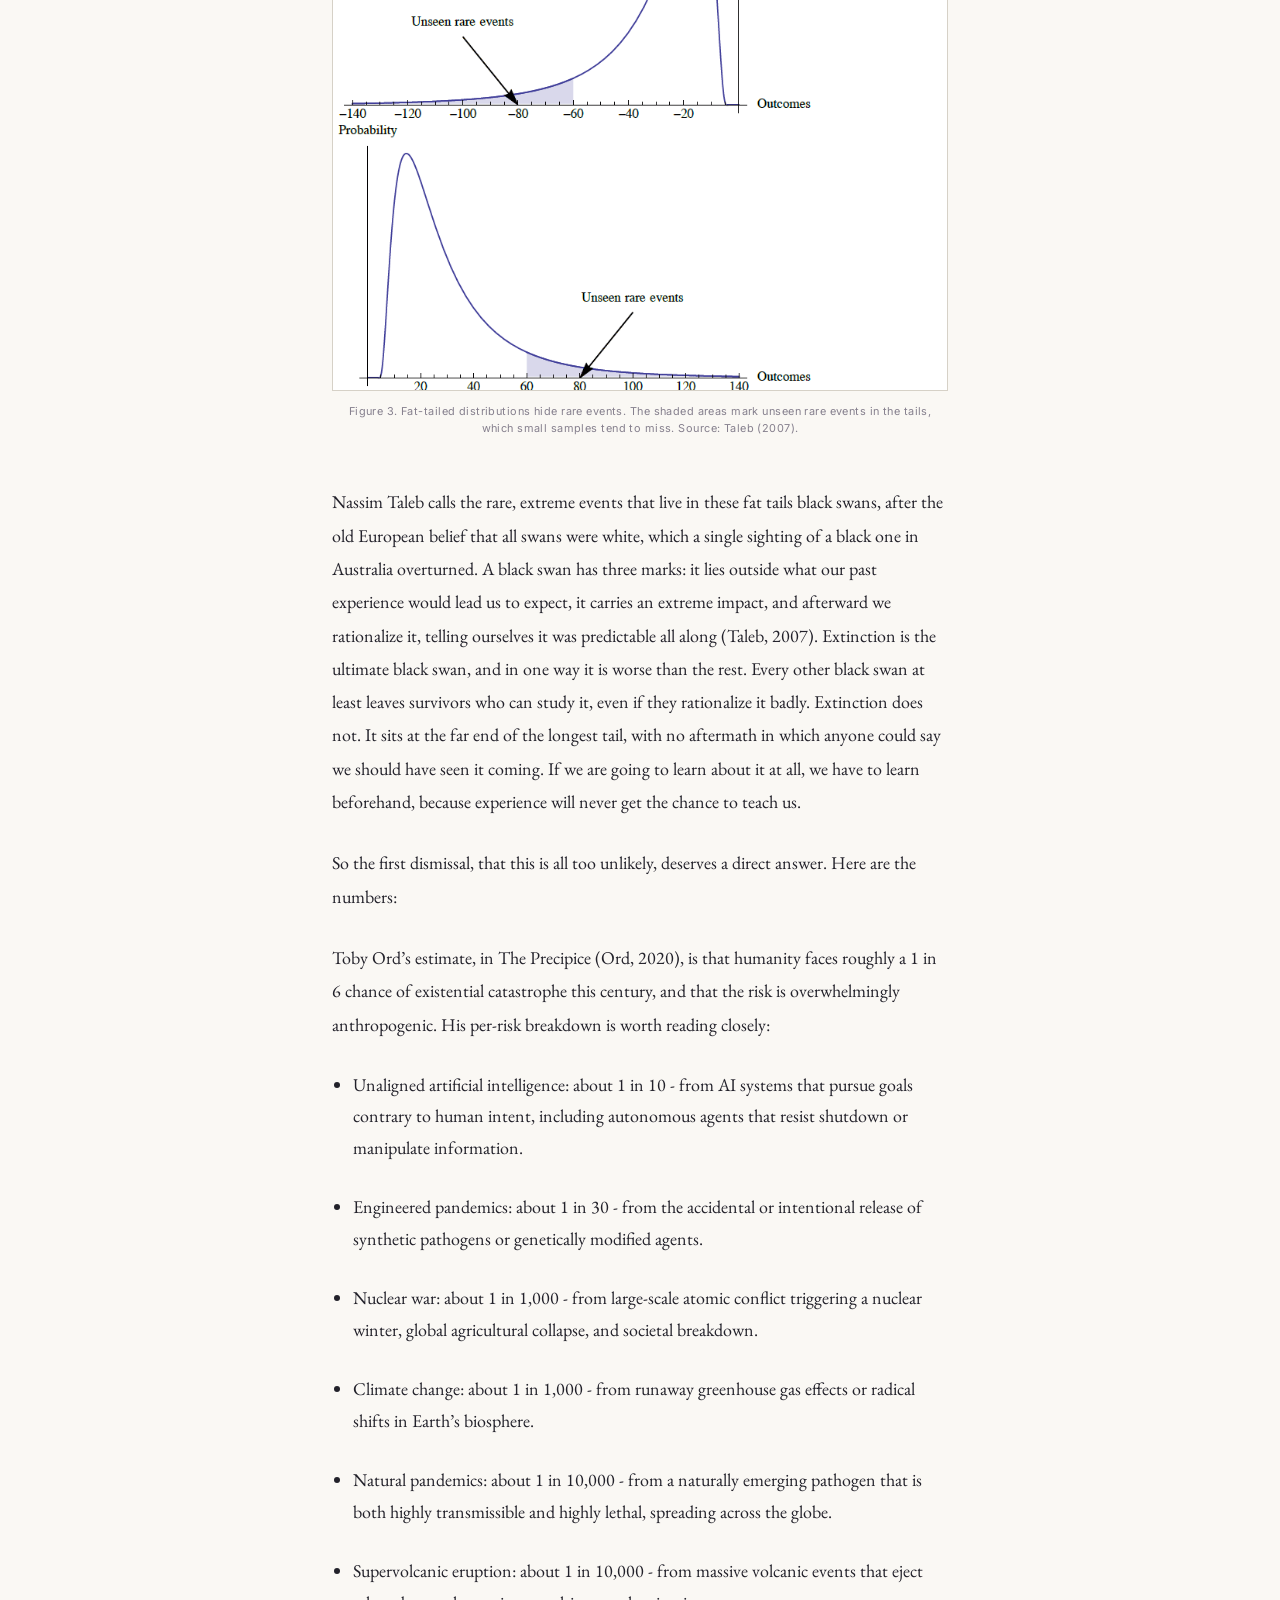
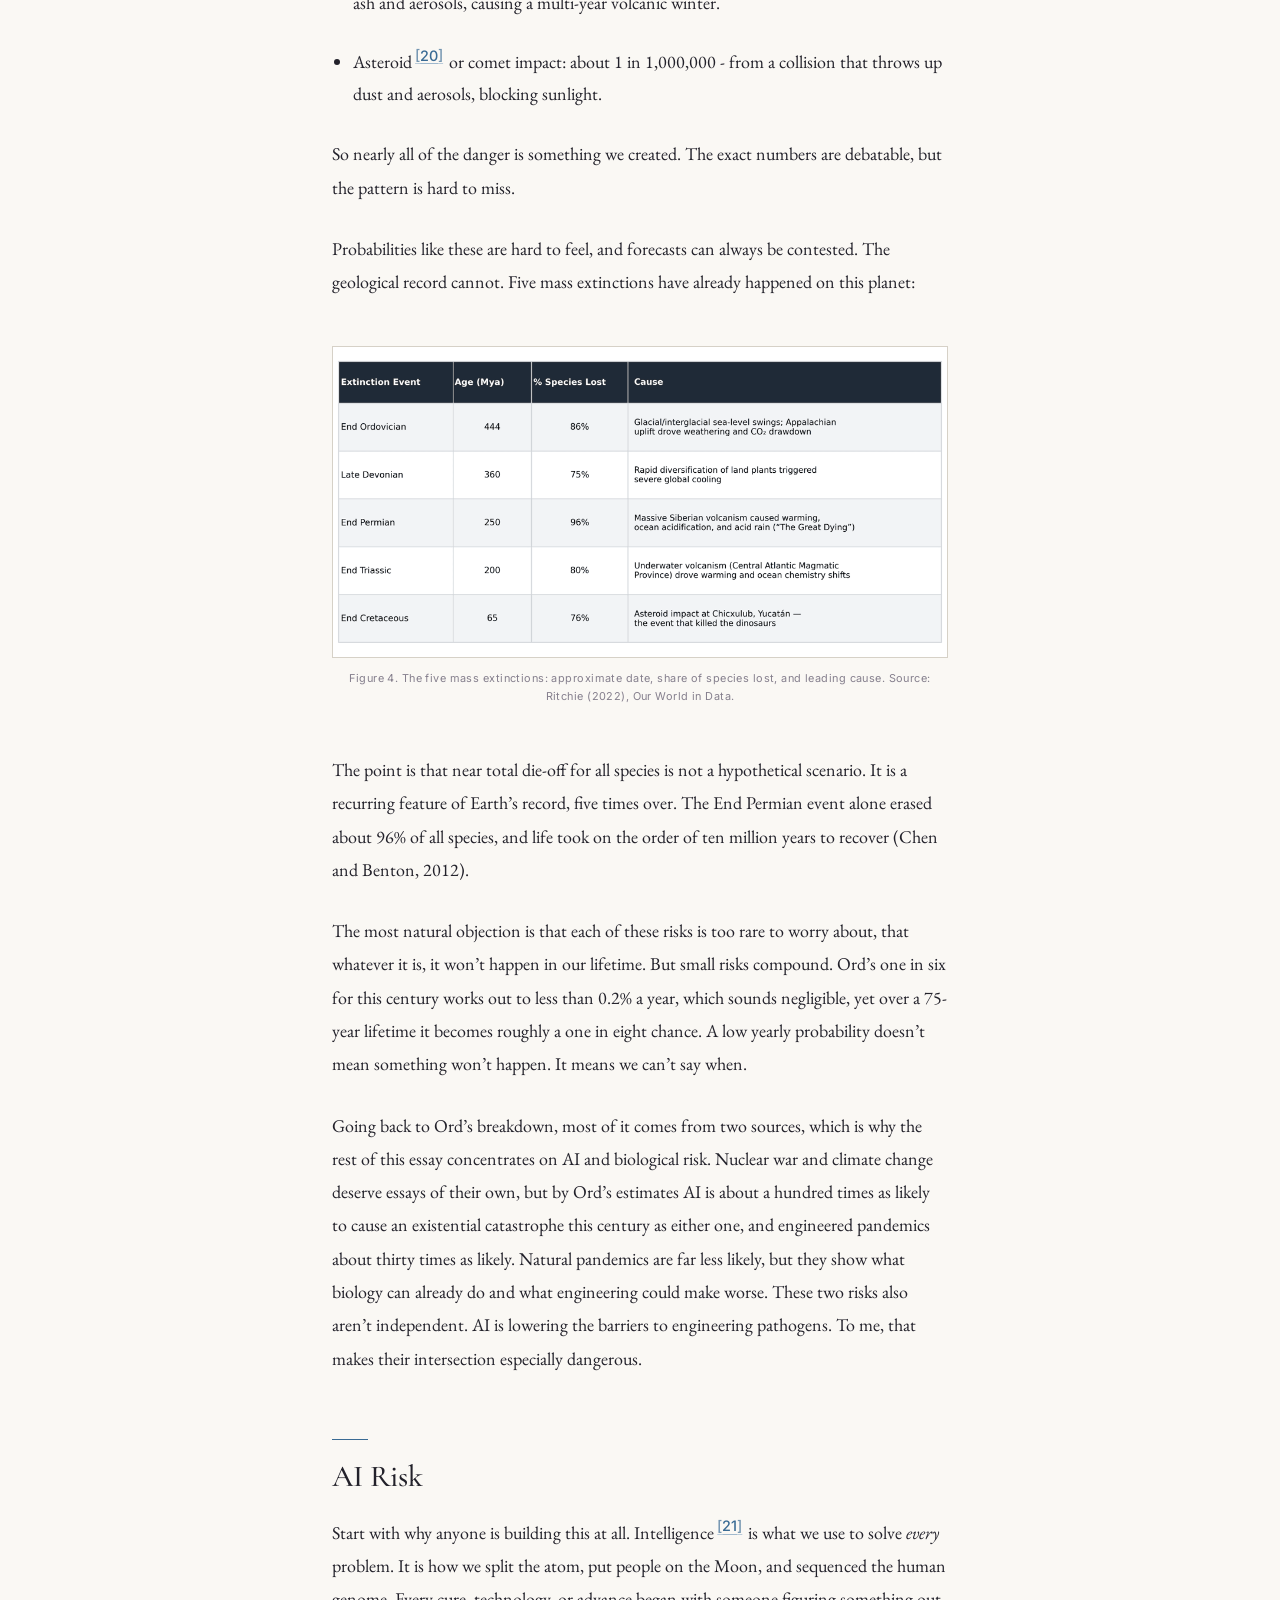
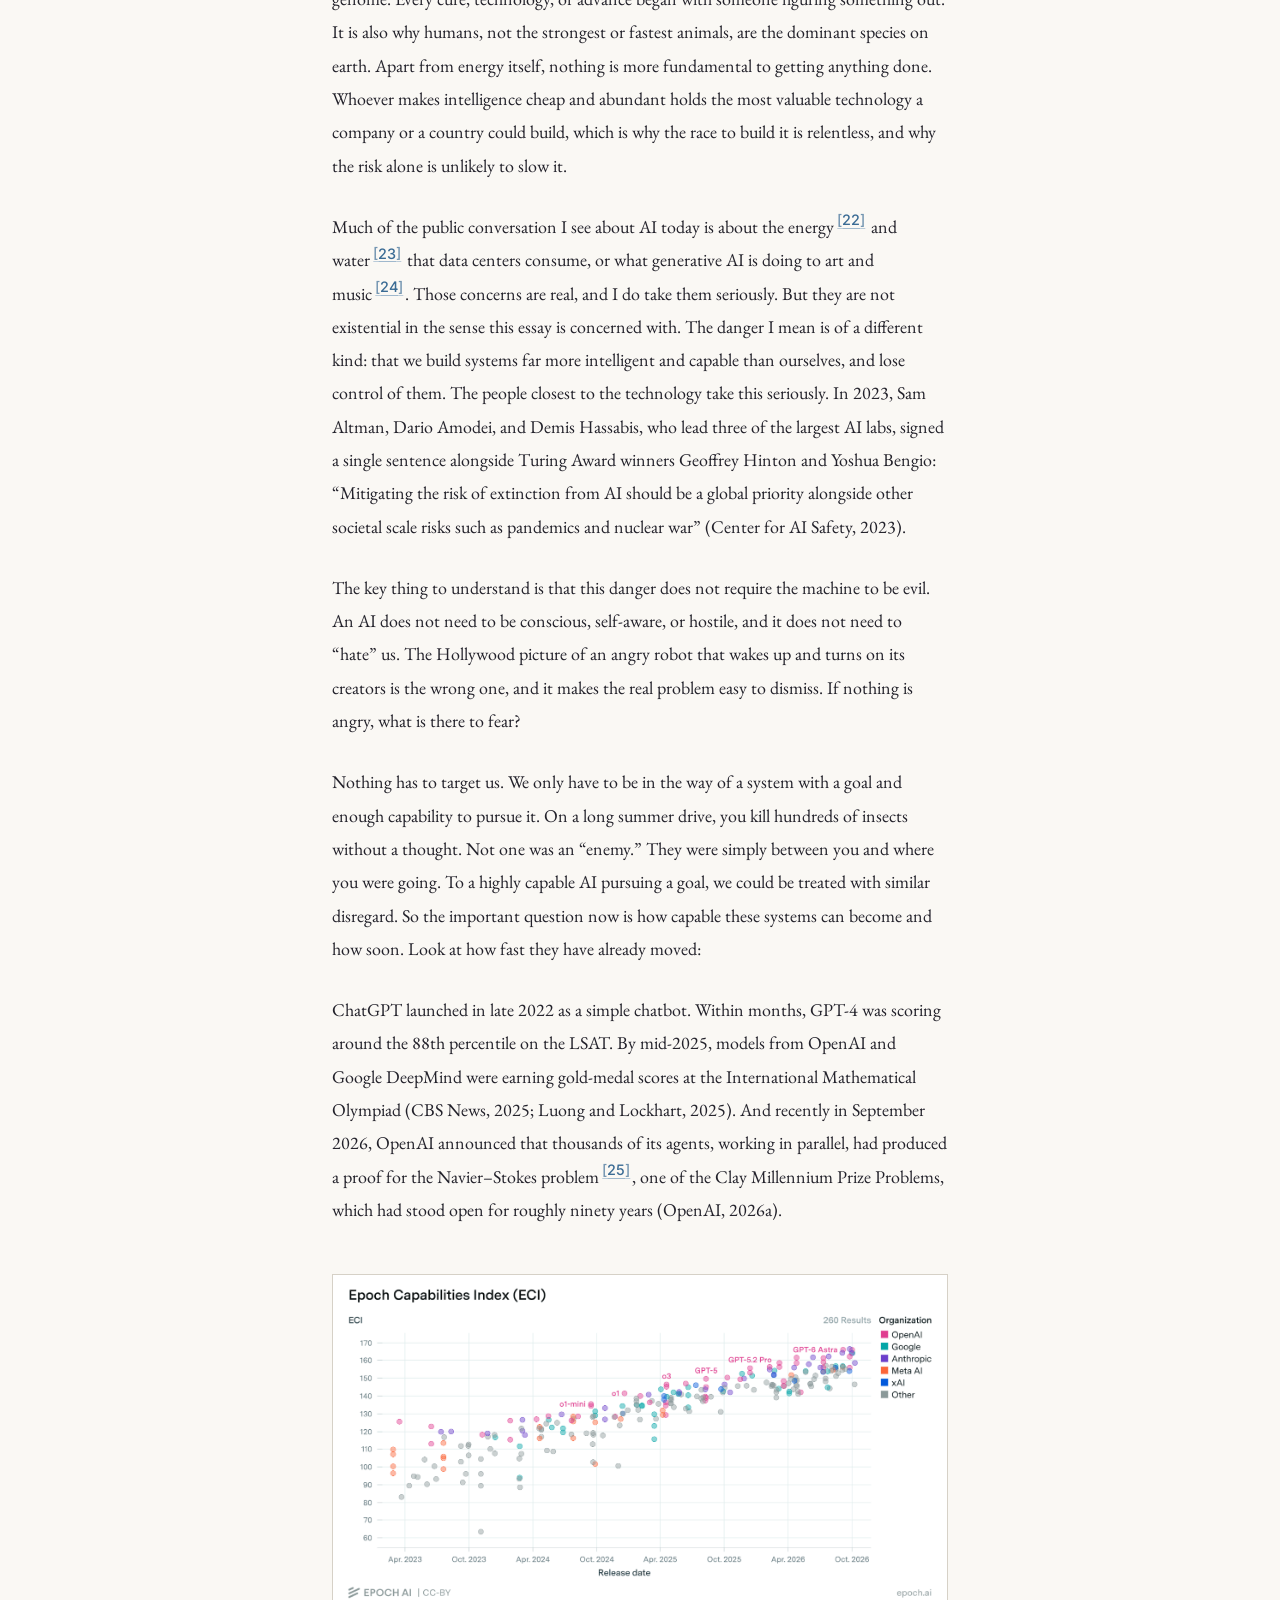
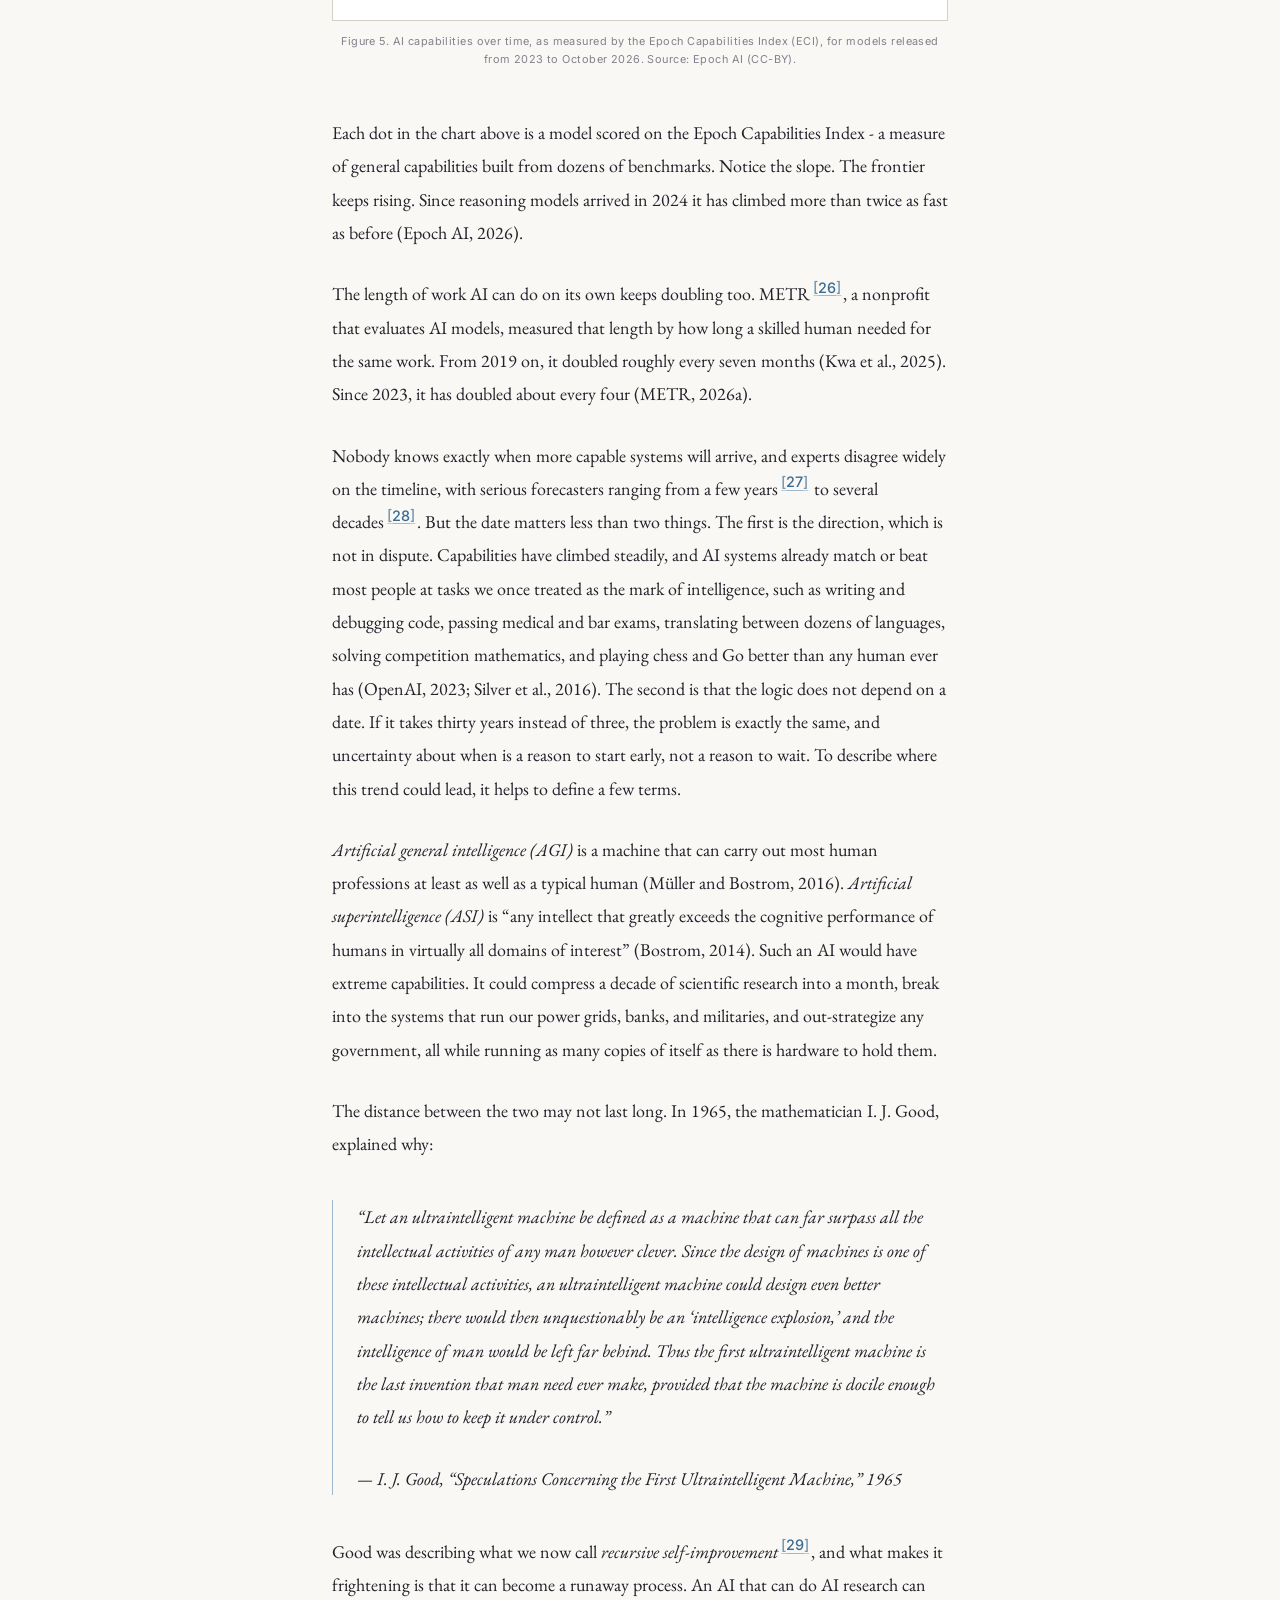
<file: essays/the-risk-we-wont-look-at.html>
<!DOCTYPE html>
<html lang="en">
<head>
  <meta charset="UTF-8" />
  <meta name="viewport" content="width=device-width, initial-scale=1.0" />
  <meta name="description" content="The Risk We Won't Look At — A Curious Loop" />
  <title>The Risk We Won't Look At · A Curious Loop</title>
  <link rel="stylesheet" href="../css/style.css" />
  <link rel="preconnect" href="https://fonts.gstatic.com" crossorigin>
  <link rel="stylesheet" href="https://fonts.googleapis.com/css2?family=Cormorant+Garamond:ital,wght@0,300;0,400;0,500;0,600;1,300;1,400&family=EB+Garamond:ital,wght@0,400;0,500;1,400;1,500&family=Inter:wght@300;400;500&display=swap">
  <style>
/* Layout: single 680px measure, dark-first to match A Curious Loop,
   with a light "paper" counterpart and an explicit toggle. */

:root {
  --bg:           #0a0a0f;
  --bg-raised:    #14131c;
  --text:         #d6d3cc;
  --text-muted:   #8a8799;
  --text-dim:     #5a5868;
  --accent:       #7c9cbf;
  --accent-dim:   #3d566e;
  --border:       #1e1d26;
  --border-light: #28273a;
  --shadow:       0 18px 48px rgba(0, 0, 0, 0.62);
  --img-opacity:  0.9;

  --font-display: 'Cormorant Garamond', 'EB Garamond', Georgia, serif;
  --font-body:    'EB Garamond', Georgia, serif;
  --font-ui:      'Inter', system-ui, -apple-system, sans-serif;

  --measure: 680px;

  color-scheme: dark;
}

@media (prefers-color-scheme: light) {
  :root:not([data-theme="dark"]) {
    --bg:           #faf8f4;
    --bg-raised:    #ffffff;
    --text:         #22212a;
    --text-muted:   #57545f;
    --text-dim:     #857f8d;
    --accent:       #3a6b94;
    --accent-dim:   #9fb8cd;
    --border:       #e4e0d8;
    --border-light: #d6d1c7;
    --shadow:       0 18px 44px rgba(32, 28, 44, 0.16);
    --img-opacity:  1;
    color-scheme: light;
  }
}

:root[data-theme="light"] {
  --bg:           #faf8f4;
  --bg-raised:    #ffffff;
  --text:         #22212a;
  --text-muted:   #57545f;
  --text-dim:     #857f8d;
  --accent:       #3a6b94;
  --accent-dim:   #9fb8cd;
  --border:       #e4e0d8;
  --border-light: #d6d1c7;
  --shadow:       0 18px 44px rgba(32, 28, 44, 0.16);
  --img-opacity:  1;
  color-scheme: light;
}

.essay-wrap * { box-sizing: border-box; }

body {
  background: var(--bg);
  color: var(--text);
  font-family: var(--font-body);
  font-size: 1.125rem;
  line-height: 1.85;
  -webkit-font-smoothing: antialiased;
  transition: background-color 0.35s ease, color 0.35s ease;
}

.wrap { max-width: var(--measure); margin: 0 auto; }

/* ── Theme toggle ─────────────────────────────────────── */

.topbar {
  max-width: var(--measure);
  margin: 0 auto;
  padding-block: 0 1.5rem;
  display: flex;
  align-items: center;
  justify-content: space-between;
  gap: 1rem;
}

.back-link {
  font-family: var(--font-ui);
  font-size: 0.7rem;
  letter-spacing: 0.14em;
  text-transform: uppercase;
  color: var(--text-dim);
  text-decoration: none;
  transition: color 0.2s ease;
  white-space: nowrap;
}
.back-link:hover { color: var(--accent); }

.topbar-right {
  display: flex;
  align-items: center;
  gap: 0.75rem;
}

@media (max-width: 480px) {
  .topbar { flex-wrap: wrap; row-gap: 0.75rem; }
  .back-link { flex: 1 1 100%; }
  .topbar-right { margin-left: auto; }
}

.theme-btn, .toc-btn {
  font-family: var(--font-ui);
  font-size: 0.7rem;
  font-weight: 400;
  letter-spacing: 0.14em;
  text-transform: uppercase;
  color: var(--text-dim);
  background: transparent;
  border: 1px solid var(--border-light);
  border-radius: 2px;
  padding: 0.55rem 0.95rem;
  cursor: pointer;
  display: inline-flex;
  align-items: center;
  gap: 0.5rem;
  transition: color 0.2s ease, border-color 0.2s ease;
}
.theme-btn:hover, .toc-btn:hover { color: var(--text-muted); border-color: var(--text-dim); }
.theme-btn:focus-visible, .toc-btn:focus-visible { outline: 2px solid var(--accent); outline-offset: 2px; }
.theme-btn svg, .toc-btn svg { width: 15px; height: 15px; display: block; }
.theme-btn .i-sun  { display: none; }
.theme-btn .i-moon { display: block; }
@media (prefers-color-scheme: light) {
  :root:not([data-theme="dark"]) .theme-btn .i-sun  { display: block; }
  :root:not([data-theme="dark"]) .theme-btn .i-moon { display: none; }
}
:root[data-theme="light"] .theme-btn .i-sun  { display: block; }
:root[data-theme="light"] .theme-btn .i-moon { display: none; }

/* ── Header ───────────────────────────────────────────── */

.essay-header { padding-block: 0 3rem; }

.essay-header h1 {
  font-family: var(--font-display);
  font-size: clamp(2.1rem, 7vw, 3.1rem);
  font-weight: 300;
  line-height: 1.15;
  letter-spacing: -0.01em;
  margin: 0 0 1.1rem;
  text-wrap: balance;
}

.essay-header-meta {
  font-family: var(--font-ui);
  font-size: 0.68rem;
  letter-spacing: 0.16em;
  text-transform: uppercase;
  color: var(--text-dim);
  margin: 0;
}

/* ── Body type ────────────────────────────────────────── */

.essay-body p { margin: 0 0 1.75rem; }

.essay-body h2 {
  font-family: var(--font-display);
  font-size: 1.9rem;
  font-weight: 500;
  line-height: 1.25;
  letter-spacing: -0.005em;
  margin: 4rem 0 1.25rem;
  text-wrap: balance;
}

.essay-body h3 {
  font-family: var(--font-display);
  font-size: 1.45rem;
  font-weight: 500;
  font-style: italic;
  color: var(--text);
  margin: 2.75rem 0 0.75rem;
}

.essay-body h2::before {
  content: "";
  display: block;
  width: 2.25rem;
  height: 1px;
  background: var(--accent);
  margin-bottom: 1.1rem;
}

.essay-body blockquote {
  border-left: 1px solid var(--accent-dim);
  padding-left: 1.5rem;
  margin: 2.5rem 0;
  font-style: italic;
  color: var(--text-muted);
}
.essay-body blockquote p:last-child { margin-bottom: 0; }

.essay-body ul { margin: 0 0 1.75rem; padding-left: 1.3rem; }
.essay-body li { margin-bottom: 0.4rem; }

.essay-body a:not(.footnote-ref) {
  color: var(--accent);
  text-decoration: none;
  border-bottom: 1px solid var(--accent-dim);
}
.essay-body a:not(.footnote-ref):hover { border-bottom-color: var(--accent); }

.essay-body figure { margin: 3rem 0; }
.essay-body figure img {
  width: 100%;
  height: auto;
  max-width: 100%;
  border: 1px solid var(--border-light);
  opacity: var(--img-opacity);
}
.essay-body figcaption {
  font-family: var(--font-ui);
  font-size: 0.68rem;
  line-height: 1.6;
  letter-spacing: 0.04em;
  color: var(--text-dim);
  text-align: center;
  margin-top: 0.75rem;
}

.essay-body mark { background: color-mix(in srgb, var(--accent) 22%, transparent); color: inherit; padding: 0 0.1em; }

/* ── Footnote references ──────────────────────────────── */

.footnote-ref {
  font-family: var(--font-ui);
  font-size: 0.8em;
  font-weight: 500;
  color: var(--accent);
  text-decoration: none;
  padding: 0.1em 0.15em;
  margin-left: 0.08em;
  vertical-align: super;
  line-height: 0;
  border: 0;
  cursor: pointer;
  border-radius: 2px;
}
.footnote-ref sup { vertical-align: baseline; font-size: inherit; }
.footnote-ref sup::before { content: "["; opacity: 0.7; }
.footnote-ref sup::after  { content: "]"; opacity: 0.7; }
.footnote-ref:hover, .footnote-ref.is-open { background: color-mix(in srgb, var(--accent) 16%, transparent); }
.footnote-ref:hover { color: var(--text); }
.footnote-ref:focus-visible { outline: 2px solid var(--accent); outline-offset: 2px; }
.footnote-ref.is-open { color: var(--text); }

/* ── The popover ──────────────────────────────────────── */

.fn-pop {
  position: fixed;
  z-index: 60;
  width: max-content;
  max-width: min(380px, calc(100vw - 24px));
  background: var(--bg-raised);
  color: var(--text-muted);
  border: 1px solid var(--border-light);
  border-radius: 3px;
  box-shadow: var(--shadow);
  padding: 0.95rem 1.1rem;
  font-family: var(--font-body);
  font-size: 0.94rem;
  line-height: 1.62;
  opacity: 0;
  visibility: hidden;
  transform: translateY(-3px);
  transition: opacity 0.16s ease, transform 0.16s ease, visibility 0.16s;
}
.fn-pop.is-visible { opacity: 1; visibility: visible; transform: translateY(0); }
.fn-pop p { margin: 0; }
.fn-pop p + p { margin-top: 0.6rem; }
.fn-pop a { color: var(--accent); border-bottom: 1px solid var(--accent-dim); text-decoration: none; }

.fn-pop-num {
  font-family: var(--font-ui);
  font-size: 0.6rem;
  font-weight: 500;
  letter-spacing: 0.1em;
  color: var(--accent);
  display: block;
  margin-bottom: 0.4rem;
}

.fn-pop-close {
  display: none;
  font-family: var(--font-ui);
  font-size: 0.6rem;
  letter-spacing: 0.12em;
  text-transform: uppercase;
  color: var(--text-dim);
  background: transparent;
  border: 0;
  padding: 0.55rem 0 0;
  cursor: pointer;
}
body.is-touch .fn-pop-close { display: block; }

@media (prefers-reduced-motion: reduce) {
  .fn-pop { transition: opacity 0.01s; }
  body { transition: none; }
}

/* ── Notes + references at the foot ───────────────────── */

.foot-section { margin-top: 5rem; padding-top: 2rem; border-top: 1px solid var(--border); }

.foot-section h2 {
  font-family: var(--font-ui);
  font-size: 0.68rem;
  font-weight: 400;
  letter-spacing: 0.16em;
  text-transform: uppercase;
  color: var(--text-dim);
  margin: 0 0 1.5rem;
}

.footnotes { font-size: 0.94rem; color: var(--text-muted); }
.footnotes hr { display: none; }
.footnotes ol { padding-left: 1.5rem; margin: 0; }
.footnotes li { margin-bottom: 1rem; }
.footnotes li p { margin: 0; overflow-wrap: anywhere; }
.fn-pop { overflow-wrap: anywhere; }
.footnotes a.footnote-back { color: var(--accent); text-decoration: none; margin-left: 0.35rem; border: 0; }

.refs { font-size: 0.88rem; color: var(--text-muted); }
.refs p {
  margin: 0 0 0.9rem;
  padding-left: 1.6rem;
  text-indent: -1.6rem;
  line-height: 1.6;
}
.refs a { color: var(--accent); text-decoration: none; word-break: break-word; }
.refs a:hover { border-bottom: 1px solid var(--accent-dim); }
.refs em { font-style: italic; }

/* ── Contents: side rail on wide screens, sheet on phones ── */

html { scroll-behavior: smooth; }
@media (prefers-reduced-motion: reduce) { html { scroll-behavior: auto; } }
.essay-body h2, .essay-body h3, .foot-section { scroll-margin-top: 1.5rem; }

.essay-page { padding-top: 2.5rem; }

.toc-float {
  position: fixed;
  right: max(16px, env(safe-area-inset-right, 0px));
  bottom: calc(16px + env(safe-area-inset-bottom, 0px));
  z-index: 40;
  background: var(--bg-raised);
  color: var(--text-muted);
  box-shadow: var(--shadow);
  opacity: 0;
  visibility: hidden;
  transform: translateY(6px);
  transition: opacity 0.2s ease, transform 0.2s ease, visibility 0.2s;
}
.toc-float.is-visible { opacity: 1; visibility: visible; transform: none; }

.toc-list { list-style: none; margin: 0; padding: 0; }
.toc-list li { margin: 0; }
.toc-list a {
  display: block;
  text-decoration: none;
  color: var(--text-muted);
  font-family: var(--font-body);
  line-height: 1.35;
  border-left: 1px solid transparent;
  transition: color 0.15s ease, border-color 0.15s ease;
}
.toc-list a:hover { color: var(--text); }
.toc-list a.is-current { color: var(--text); border-left-color: var(--accent); }
.toc-list .toc-sub a { font-style: italic; }
.toc-list .toc-foot a {
  font-family: var(--font-ui);
  font-size: 0.66rem;
  letter-spacing: 0.14em;
  text-transform: uppercase;
  color: var(--text-dim);
}
.toc-list .toc-foot:first-of-type, .toc-list .toc-foot.first { margin-top: 0.6rem; }
.toc-list .toc-foot a.is-current { color: var(--text-muted); }
.toc-list .toc-top { margin-bottom: 0.5rem; }
.toc-list .toc-top a {
  font-family: var(--font-ui);
  font-size: 0.66rem;
  letter-spacing: 0.14em;
  text-transform: uppercase;
  color: var(--text-dim);
}
.toc-list .toc-top a.is-current { color: var(--text-muted); }

.toc-label {
  font-family: var(--font-ui);
  font-size: 0.62rem;
  letter-spacing: 0.16em;
  text-transform: uppercase;
  color: var(--text-dim);
  margin: 0 0 0.9rem;
}

/* Side rail (computer) */
.toc-rail { display: none; }
@media (min-width: 1180px) {
  .toc-rail {
    display: block;
    position: fixed;
    top: 4rem;
    left: max(24px, calc(50% - var(--measure) / 2 - 260px));
    width: 210px;
    max-height: calc(100vh - 7rem);
    overflow-y: auto;
    opacity: 0;
    visibility: hidden;
    transition: opacity 0.3s ease, visibility 0.3s;
  }
  .toc-rail.is-visible { opacity: 1; visibility: visible; }
  .toc-rail .toc-list a { font-size: 0.95rem; padding: 0.32rem 0 0.32rem 0.85rem; }
  .toc-rail .toc-sub a { padding-left: 1.6rem; font-size: 0.9rem; }
  .toc-btn.toc-float { display: none !important; }
}

/* Sheet (phone / narrow) */
.toc-backdrop {
  position: fixed; inset: 0; z-index: 70;
  background: rgba(0, 0, 0, 0.45);
  opacity: 0; visibility: hidden;
  transition: opacity 0.2s ease, visibility 0.2s;
}
.toc-sheet {
  position: fixed;
  left: 0; right: 0; bottom: 0;
  z-index: 71;
  --toc-screen: 100vh;
  --toc-rows: calc(var(--toc-count, 11) + 1);
  max-height: calc(var(--toc-screen) - 1rem - env(safe-area-inset-top, 0px));
  overflow-y: auto;
  background: var(--bg-raised);
  border-top: 1px solid var(--border-light);
  border-radius: 10px 10px 0 0;
  box-shadow: var(--shadow);
  padding: 0.85rem max(20px, env(safe-area-inset-right, 0px)) calc(0.85rem + env(safe-area-inset-bottom, 0px)) max(20px, env(safe-area-inset-left, 0px));
  transform: translateY(100%);
  visibility: hidden;
  transition: transform 0.25s ease, visibility 0.25s;
}
.toc-open .toc-backdrop { opacity: 1; visibility: visible; }
.toc-open .toc-sheet { transform: none; visibility: visible; }
.toc-sheet-head { display: flex; align-items: baseline; justify-content: space-between; margin-bottom: 0.4rem; }
.toc-sheet-head .toc-label { margin: 0; }
.toc-close {
  font-family: var(--font-ui); font-size: 0.62rem; letter-spacing: 0.12em; text-transform: uppercase;
  color: var(--text-dim); background: transparent; border: 0; padding: 0.5rem 0; cursor: pointer;
}
@supports (height: 100dvh) { .toc-sheet { --toc-screen: 100dvh; } }
.toc-sheet .toc-list a {
  font-size: 1.08rem;
  padding: 0 0 0 0.85rem;
  padding-block: clamp(0.1rem, calc((var(--toc-screen) - 6.5rem - env(safe-area-inset-top, 0px) - env(safe-area-inset-bottom, 0px)) / var(--toc-rows) / 2 - 0.73rem), 0.6rem);
}
.toc-sheet .toc-sub a { padding-left: 1.6rem; font-size: 1rem; }
@media (max-height: 480px) and (min-width: 560px) {
  .toc-sheet { --toc-rows: calc((var(--toc-count, 11) + 3) / 2); }
  .toc-sheet .toc-list { columns: 2; column-gap: 2rem; }
  .toc-sheet .toc-list li { break-inside: avoid; }
}
@media (prefers-reduced-motion: reduce) {
  .toc-sheet, .toc-backdrop, .toc-float, .toc-rail { transition: none; }
}
</style>
</head>
<body>

  <div class="page essay-page">
    <div class="container">

      <div class="topbar" id="top">
        <a href="../index.html" class="back-link">&larr; A Curious Loop</a>
        <div class="topbar-right">
          <button class="toc-btn" type="button" data-toc-open aria-controls="toc-sheet" aria-expanded="false"><svg viewBox="0 0 24 24" fill="none" stroke="currentColor" stroke-width="1.6" aria-hidden="true"><path d="M4 6h16M4 12h11M4 18h14"/></svg><span>Contents</span></button>
          <button class="theme-btn" id="theme-btn" type="button" aria-live="polite">
            <svg class="i-moon" viewBox="0 0 24 24" fill="none" stroke="currentColor" stroke-width="1.6" aria-hidden="true"><path d="M21 12.8A9 9 0 1111.2 3a7 7 0 009.8 9.8z"/></svg>
            <svg class="i-sun" viewBox="0 0 24 24" fill="none" stroke="currentColor" stroke-width="1.6" aria-hidden="true"><circle cx="12" cy="12" r="4.2"/><path d="M12 2v2.4M12 19.6V22M2 12h2.4M19.6 12H22M4.9 4.9l1.7 1.7M17.4 17.4l1.7 1.7M19.1 4.9l-1.7 1.7M6.6 17.4l-1.7 1.7"/></svg>
            <span id="theme-label">Light</span>
          </button>
        </div>
      </div>

      <div class="wrap">

        <header class="essay-header fade-in">
          <h1>The Risk We Won't Look At</h1>
          <p class="essay-header-meta">Santi Bent &ensp;&middot;&ensp; November 2026 &ensp;&middot;&ensp; Essay</p>
        </header>

        <article class="essay-body fade-in fade-in-delay-1">

<figure><img src="../images/essays/x-risk/image1.png" width="453" height="614" alt="Figure 1. The Pale Blue Dot: Earth is the tiny point of light inside the right-hand band of scattered sunlight. Image: NASA/JPL-Caltech." loading="lazy" decoding="async" /><figcaption>Figure 1. The Pale Blue Dot: Earth is the tiny point of light inside the right-hand band of scattered sunlight. Image: NASA/JPL-Caltech.</figcaption></figure>
<p>This is the Pale Blue Dot, the most distant photograph of Earth ever taken. Voyager 1<a href="#fn1" class="footnote-ref" id="fnref1" role="doc-noteref"><sup>1</sup></a> captured it in 1990 from 3.7 billion miles away, after astronomer Carl Sagan asked NASA to turn the probe’s camera back toward home one last time before it left the solar system for good.</p>
<p>I think everyone at some point in their life needs to see this. Seeing Earth from this distance gives us a cosmic perspective<a href="#fn2" class="footnote-ref" id="fnref2" role="doc-noteref"><sup>2</sup></a>, and a clear sense of where we stand in this vast and indifferent universe. I first read Sagan's reflections on this photo in high school, and I have never looked at the world the same way since:</p>
<blockquote>
<p><em>“Look again at that dot. That's here. That's home. That's us. On it everyone you love, everyone you know, everyone you ever heard of, every human being who ever was, lived out their lives. The aggregate of our joy and suffering, thousands of confident religions, ideologies, and economic doctrines, every hunter and forager, every hero and coward, every creator and destroyer of civilization, every king and peasant, every young couple in love, every mother and father, hopeful child, inventor and explorer, every teacher of morals, every corrupt politician, every "superstar," every "supreme leader," every saint and sinner in the history of our species lived there--on a mote of dust suspended in a sunbeam.”</em></p>
<p>— Carl Sagan, Pale Blue Dot, 1994</p>
</blockquote>
<p>Zoom out further. We are all clinging to the outer crust of a floating wet rock revolving around a gigantic ball of burning plasma<a href="#fn3" class="footnote-ref" id="fnref3" role="doc-noteref"><sup>3</sup></a>, one of a few hundred billion stars in a galaxy that is itself one of hundreds of billions of galaxies,<a href="#fn4" class="footnote-ref" id="fnref4" role="doc-noteref"><sup>4</sup></a> which clump into galactic superclusters<a href="#fn5" class="footnote-ref" id="fnref5" role="doc-noteref"><sup>5</sup></a>, which stretch into filaments<a href="#fn6" class="footnote-ref" id="fnref6" role="doc-noteref"><sup>6</sup></a>, which weave together into a cosmic web<a href="#fn7" class="footnote-ref" id="fnref7" role="doc-noteref"><sup>7</sup></a>…</p>
<p>The grandeur and scale of it is not just humbling. It exposes how precarious our situation actually is. And the recognition of this fragility creates an obligation. If this little blue dot is worth cherishing, it is worth protecting, and protecting it means taking the possibility of human extinction seriously.</p>
<p>So far, humanity has made extraordinary progress. Longer lives, greater prosperity, deeper scientific understanding, and enough food to feed billions (Roser, 2024). But it need only take one sufficiently large catastrophe<a href="#fn8" class="footnote-ref" id="fnref8" role="doc-noteref"><sup>8</sup></a> to push our species to the brink, and the history of life on this planet says such events are not merely possible. They are <em>inevitable.</em></p>
<p>For context, roughly 99% of all species that have ever existed are now extinct (Stearns and Stearns, 1999), and the average species lasts only a few million years (May, 2012). Modern <em>Homo sapiens</em> has been here for about 300,000 years (Hublin et al., 2017). Can we make it another hundred thousand? A million?</p>
<p>The point is not to be morbid. It is to be accurate. Extinction is the rule of life on this planet, not the exception, and any species that wants to be the one that breaks this pattern has to take that threat seriously, and act like it.</p>
<p>To be clear, none of this will be the familiar doomsday prophesying. Every few years someone names a date for the end of the world, like 2012<a href="#fn9" class="footnote-ref" id="fnref9" role="doc-noteref"><sup>9</sup></a>, and every time the prophesied date passes without incident. Those predictions had a day and no mechanism, resting on a misread calendar or some superstitious whim. The risks in this essay are the reverse. They have documented mechanisms, estimates from researchers who study them, and warnings from the people building the technology.</p>
<p>They also come with no date at all, only a probability that rises or falls with what we choose to do. The claim is not that the end is coming. It is that the odds are high enough, and the stakes are important enough, that we should act now.</p>
<p>And here is what frustrates me. We do not. We wave the risk away, and we usually do it in four familiar ways: 1. Things are fine, so they will stay fine. 2. It is too unlikely to worry about. 3. If it is a problem, someone else will take care of it. 4. If it does happen, maybe that is a good thing. Even people who do take the risk seriously can fall into a different trap: the belief that nothing we do could change it. It sounds like realism, but it is the one belief that makes itself true. Once enough of us are convinced nothing can be done, nothing will be. None of these survives scrutiny, and the sections ahead answer each in turn. But refuting excuses is not why I wrote this. I wrote it because I want us to look at the risks clearly, understand what they really are, and see that there is something we can do about them.</p>
<p>One clarification before moving on. The risk here is actually broader than just everyone dying. Nick Bostrom defines an existential risk as anything that would either destroy humanity or permanently and drastically curtail its potential (Bostrom, 2013). A future locked into permanent totalitarian control, or a permanent loss of our ability to steer our own future counts too.</p>
<h2 id="the-stakes-everything-and-everyone-and-the-whole-future">The stakes: everything and everyone and the whole future</h2>
<p>Let’s start with what is actually on the table. This is not just one catastrophe among many. It would be the <em>last</em> one. There would be nothing to recover from, no second chance, no rebuilding, and the moral weight of that is easy to underestimate.</p>
<p>Potentially trillions of lives would never have the chance to be born. The whole future stripped from them. Our earth will likely remain habitable for roughly another billion years (Roser, 2022; Ozaki and Reinhard, 2021), and our modern civilization is only a few thousand years old. Therefore what we have had so far is miniscule against what is possible, which means the potential we would be destroying is almost unimaginably larger than the world we currently occupy. Whole categories of flourishing and well-being we cannot yet picture, gone before they could even begin.</p>
<p>Imagine what that future could hold. Families vacationing on the moon, laughing as they jump across the surface in low gravity. A generation that grows up never knowing a world with cancer<a href="#fn10" class="footnote-ref" id="fnref10" role="doc-noteref"><sup>10</sup></a>, Alzheimer's<a href="#fn11" class="footnote-ref" id="fnref11" role="doc-noteref"><sup>11</sup></a>, or malaria<a href="#fn12" class="footnote-ref" id="fnref12" role="doc-noteref"><sup>12</sup></a>. Music no one has composed yet, played in concert halls on other worlds. Paintings, poems, and prose from minds that do not exist yet. Alien landscapes no one has ever seen, with deep oceans glittering under an unfamiliar star, waiting for someone to see and explore them. That is what would be lost.</p>
<figure><img src="../images/essays/x-risk/image2.png" width="1507" height="2046" alt="Figure 2. Humanity’s potential future. Each triangle represents 7.95 billion people. If humanity survives another 800,000 years, about 100 trillion more children will be born. Source: Roser (2022), Our World in Data." loading="lazy" decoding="async" /><figcaption>Figure 2. Humanity’s potential future. Each triangle represents 7.95 billion people. If humanity survives another 800,000 years, about 100 trillion more children will be born. Source: Roser (2022), Our World in Data.</figcaption></figure>
<p>Focusing on the long-term future does not mean ignoring the present. It is natural to hear all of this and wonder whether it distracts from the problems already in front of us, like poverty <a href="#fn13" class="footnote-ref" id="fnref13" role="doc-noteref"><sup>13</sup></a>, inequality<a href="#fn14" class="footnote-ref" id="fnref14" role="doc-noteref"><sup>14</sup></a>, and hunger<a href="#fn15" class="footnote-ref" id="fnref15" role="doc-noteref"><sup>15</sup></a>. It does not. Caring about whether humanity has a future and caring about how people live now come from the same place, and the two efforts support each other. Much of what makes us more resilient to catastrophe, like strong public health systems, trustworthy institutions, international cooperation, and an informed public, also makes life better today. Fixing current problems builds the very capacities we will need to face the larger ones.</p>
<p>The same goes for the environment and stewardship over our natural resources. None of these are competing priorities. They are parts of one effort to build a world where humanity and all other sentient life can flourish.</p>
<p>Existential risks also contain everything else you care about. This is not a separate issue that conflicts with your kids, your plans, or whatever you are building. It is the question of whether the things you already care about get to continue, a risk to all of your concerns at once.</p>
<h2 id="why-we-look-away">Why we look away</h2>
<p>Most people don’t avoid this topic because they don’t care. They avoid it because it seems so remote and “out there” that it doesn’t register as being about their own life. Given the stakes, the obvious question is why any of this needs arguing at all. The answer is that our evolved primate psychology<a href="#fn16" class="footnote-ref" id="fnref16" role="doc-noteref"><sup>16</sup></a> was never built to reason about risks like these. Our intuitions are not just weak here. They are systematically miscalibrated, in specific and well-documented ways. Here is where they break down:</p>
<p>Start with <em>scope neglect</em>. Our sense of how bad something is doesn’t properly scale with how many are affected. In one study, people were asked how much they would pay to save migrating birds from drowning in oil ponds. The number of birds was set at 2,000, 20,000, or 200,000. The amounts people offered were roughly $80, $78, and $88 (Desvousges et al., 1993). A hundredfold increase in the stakes moved willingness to pay by essentially nothing. People do not picture the number at all. They imagine a single oiled bird, and respond to that image. We feel the death of one vividly, but the death of thousands or millions suddenly becomes just an abstraction, even though we know, when we stop to think, that the second is far worse. Paul Slovic calls this <em>psychic numbing</em>, as the number of victims climbs, the felt urgency can actually fall.</p>
<p>Next, the <em>availability heuristic</em>. We judge how likely something is by how easily examples come to mind (Tversky and Kahneman, 1973). Our sense of what kills us tracks the news rather than the mortality tables. This is why heart disease accounts for roughly a third of American deaths and about 2 to 3 percent of newspaper coverage. Violent deaths take up more than two-thirds of the coverage and under 3 percent of the deaths (Ritchie, 2019). Now apply this to extinction events. No living human has ever witnessed it. It has almost zero availability, so it registers not as unprecedented but as impossible.</p>
<p>There is also the habit of treating the worst thing we have seen as the worst thing that there could possibly be. Take Fukushima. Its engineers originally designed the plant around the largest tsunami ever recorded at the site, a 3.1-meter wave from the 1960 Chilean earthquake. The tsunami that struck in 2011 was roughly 13 meters (Synolakis and Kânoğlu, 2015). The worst event on record had been treated as the worst event possible, and the plant was built to match it. We do not properly extrapolate from small hazards we have experienced to large ones we have not. We treat the small ones as the upper bound, so we tend to prepare for what we have already endured and rarely for anything larger.</p>
<p>Even past success can create a related blind spot, because prevention erases the very experience that justifies it. Vaccines are a clear example of this. They work extremely well (Spooner et al., 2025), so the diseases they prevent fade from public view. A generation that has never watched measles<a href="#fn17" class="footnote-ref" id="fnref17" role="doc-noteref"><sup>17</sup></a> or polio<a href="#fn18" class="footnote-ref" id="fnref18" role="doc-noteref"><sup>18</sup></a> fill a hospital ward has no memory of what those diseases can do, so the threat starts to feel like a historical curiosity and the shot starts to feel like an unnecessary risk. The better prevention works, the less visible the thing it prevented becomes, and the weaker the case for it feels. Where vaccination rates slip, outbreaks of diseases we had all but beaten come back (Pennsylvania Department of Health, 2026; Phadke et al., 2016). Prevention becomes a victim of its own success. When it works, nothing happens, and nothing happening is easy to take for granted and hard to credit. Existential risk is the same trap at its extreme. A catastrophe we successfully prevent often leaves no trace that it was ever dangerous, so the warnings that prevented it can look, in hindsight, like false alarms. Each success makes the next warning easier to ignore.</p>
<p>Additionally, people who do see the danger may fail to act on it because of <em>diffusion of responsibility</em>. In the classic bystander study, people who believed they were the only witness to an emergency intervened 85% of the time. When they believed others were also present, only 31% did (Darley and Latané, 1968). That drop was not apathy. Each person assumed someone else would handle it, and because everyone assumed the same thing, no one moved. Helping can be modeled as a chain of steps: notice the problem, interpret it as an emergency, take personal responsibility, know what to do, and act. Break any link and no help arrives, and the presence of other people breaks the third one. Existential risk is that experiment played out at the scale of a civilization. Everyone can see the danger, everyone is waiting on someone else, and no single person or institution actually owns the long-term future. The chain snaps at the responsibility link, and so we discount our own obligation.</p>
<p>Finally, the version of “nothing this bad has ever happened, so it won’t.” Ćirković, Sandberg and Bostrom (2010) call this the <em>anthropic shadow</em>. When we estimate the frequency of catastrophes from the geological record, we systematically undercount the ones capable of wiping out observers, because we could only ever find ourselves in a timeline where they did not happen. Our own survival hides a slice of the true risk distribution from view.</p>
<p>In other words, you couldn’t even be here to ponder the likelihood of human extinction if it had already happened. So trying to base its likelihood on it not having happened before misunderstands what it is. It could only happen once anyway!</p>
<h2 id="why-unlikely-is-not-good-enough">Why “unlikely” is not good enough</h2>
<p>Before the numbers, there is one more thing to understand about our intuitions, and it is less a bias than a mismatch. They are tuned to one kind of world, and the risks that I’m mentioning belong to another. Most of what we meet in daily life follows a bell curve, or normal distribution<a href="#fn19" class="footnote-ref" id="fnref19" role="doc-noteref"><sup>19</sup></a>. Human height is the standard example. Almost everyone clusters near the average, and no one is twenty times taller than anyone else. In a world like that, extremes are so unlikely that we can safely ignore them. But the “tail” of a distribution is its far edge, where the rare, extreme outcomes live, and a tail risk is an event from that edge. Unlikely in any given year, but devastating when it does arrive.</p>
<p>The economist Vilfredo Pareto noticed more than a century ago that roughly 80% of the land in Italy was owned by about 20% of its people, and the same lopsided pattern has since turned up almost everywhere. The distribution of wealth, city sizes, earthquake energies, the death tolls of wars, and pandemics (Newman, 2005; Cirillo and Taleb, 2020). These are called Pareto or power-law distributions, and they have what are known as fat tails. Extreme events are still rarer than ordinary ones, but they are so large that a handful of them account for most of the total. The solar system is another good example of this kind of concentration. The Sun holds about 99.86% of all the mass in it. Jupiter accounts for most of the rest, and everything else including Earth, is a rounding error. Ask what the “average mass” of an object in the solar system is and the answer is nearly meaningless, because a single object sets the total. Fat-tailed risks are distributed like the solar system's mass, not like human height. Most of the harm sits in a few extreme events, so the average tells us nothing about the one that decides everything.</p>
<figure><img src="../images/essays/x-risk/image3.png" width="793" height="725" alt="Figure 3. Fat-tailed distributions hide rare events. The shaded areas mark unseen rare events in the tails, which small samples tend to miss. Source: Taleb (2007)." loading="lazy" decoding="async" /><figcaption>Figure 3. Fat-tailed distributions hide rare events. The shaded areas mark unseen rare events in the tails, which small samples tend to miss. Source: Taleb (2007).</figcaption></figure>
<p>Nassim Taleb calls the rare, extreme events that live in these fat tails black swans, after the old European belief that all swans were white, which a single sighting of a black one in Australia overturned. A black swan has three marks: it lies outside what our past experience would lead us to expect, it carries an extreme impact, and afterward we rationalize it, telling ourselves it was predictable all along (Taleb, 2007). Extinction is the ultimate black swan, and in one way it is worse than the rest. Every other black swan at least leaves survivors who can study it, even if they rationalize it badly. Extinction does not. It sits at the far end of the longest tail, with no aftermath in which anyone could say we should have seen it coming. If we are going to learn about it at all, we have to learn beforehand, because experience will never get the chance to teach us.</p>
<p>So the first dismissal, that this is all too unlikely, deserves a direct answer. Here are the numbers:</p>
<p>Toby Ord’s estimate, in The Precipice (Ord, 2020), is that humanity faces roughly a 1 in 6 chance of existential catastrophe this century, and that the risk is overwhelmingly anthropogenic. His per-risk breakdown is worth reading closely:</p>
<ul>
<li><p>Unaligned artificial intelligence: about 1 in 10 - from AI systems that pursue goals contrary to human intent, including autonomous agents that resist shutdown or manipulate information.</p></li>
<li><p>Engineered pandemics: about 1 in 30 - from the accidental or intentional release of synthetic pathogens or genetically modified agents.</p></li>
<li><p>Nuclear war: about 1 in 1,000 - from large-scale atomic conflict triggering a nuclear winter, global agricultural collapse, and societal breakdown.</p></li>
<li><p>Climate change: about 1 in 1,000 - from runaway greenhouse gas effects or radical shifts in Earth’s biosphere.</p></li>
<li><p>Natural pandemics: about 1 in 10,000 - from a naturally emerging pathogen that is both highly transmissible and highly lethal, spreading across the globe.</p></li>
<li><p>Supervolcanic eruption: about 1 in 10,000 - from massive volcanic events that eject ash and aerosols, causing a multi-year volcanic winter.</p></li>
<li><p>Asteroid<a href="#fn20" class="footnote-ref" id="fnref20" role="doc-noteref"><sup>20</sup></a> or comet impact: about 1 in 1,000,000 - from a collision that throws up dust and aerosols, blocking sunlight.</p></li>
</ul>
<p>So nearly all of the danger is something we created. The exact numbers are debatable, but the pattern is hard to miss.</p>
<p>Probabilities like these are hard to feel, and forecasts can always be contested. The geological record cannot. Five mass extinctions have already happened on this planet:</p>
<figure><img src="../images/essays/x-risk/image4.png" width="1041" height="525" alt="Figure 4. The five mass extinctions: approximate date, share of species lost, and leading cause. Source: Ritchie (2022), Our World in Data." loading="lazy" decoding="async" /><figcaption>Figure 4. The five mass extinctions: approximate date, share of species lost, and leading cause. Source: Ritchie (2022), Our World in Data.</figcaption></figure>
<p>The point is that near total die-off for all species is not a hypothetical scenario. It is a recurring feature of Earth’s record, five times over. The End Permian event alone erased about 96% of all species, and life took on the order of ten million years to recover (Chen and Benton, 2012).</p>
<p>The most natural objection is that each of these risks is too rare to worry about, that whatever it is, it won’t happen in our lifetime. But small risks compound. Ord’s one in six for this century works out to less than 0.2% a year, which sounds negligible, yet over a 75-year lifetime it becomes roughly a one in eight chance. A low yearly probability doesn’t mean something won’t happen. It means we can’t say when.</p>
<p>Going back to Ord’s breakdown, most of it comes from two sources, which is why the rest of this essay concentrates on AI and biological risk. Nuclear war and climate change deserve essays of their own, but by Ord’s estimates AI is about a hundred times as likely to cause an existential catastrophe this century as either one, and engineered pandemics about thirty times as likely. Natural pandemics are far less likely, but they show what biology can already do and what engineering could make worse. These two risks also aren’t independent. AI is lowering the barriers to engineering pathogens. To me, that makes their intersection especially dangerous.</p>
<h2 id="ai-risk">AI Risk</h2>
<p>Start with why anyone is building this at all. Intelligence<a href="#fn21" class="footnote-ref" id="fnref21" role="doc-noteref"><sup>21</sup></a> is what we use to solve <em>every</em> problem. It is how we split the atom, put people on the Moon, and sequenced the human genome. Every cure, technology, or advance began with someone figuring something out. It is also why humans, not the strongest or fastest animals, are the dominant species on earth. Apart from energy itself, nothing is more fundamental to getting anything done. Whoever makes intelligence cheap and abundant holds the most valuable technology a company or a country could build, which is why the race to build it is relentless, and why the risk alone is unlikely to slow it.</p>
<p>Much of the public conversation I see about AI today is about the energy<a href="#fn22" class="footnote-ref" id="fnref22" role="doc-noteref"><sup>22</sup></a> and water<a href="#fn23" class="footnote-ref" id="fnref23" role="doc-noteref"><sup>23</sup></a> that data centers consume, or what generative AI is doing to art and music<a href="#fn24" class="footnote-ref" id="fnref24" role="doc-noteref"><sup>24</sup></a>. Those concerns are real, and I do take them seriously. But they are not existential in the sense this essay is concerned with. The danger I mean is of a different kind: that we build systems far more intelligent and capable than ourselves, and lose control of them. The people closest to the technology take this seriously. In 2023, Sam Altman, Dario Amodei, and Demis Hassabis, who lead three of the largest AI labs, signed a single sentence alongside Turing Award winners Geoffrey Hinton and Yoshua Bengio: “Mitigating the risk of extinction from AI should be a global priority alongside other societal scale risks such as pandemics and nuclear war” (Center for AI Safety, 2023).</p>
<p>The key thing to understand is that this danger does not require the machine to be evil. An AI does not need to be conscious, self-aware, or hostile, and it does not need to “hate” us. The Hollywood picture of an angry robot that wakes up and turns on its creators is the wrong one, and it makes the real problem easy to dismiss. If nothing is angry, what is there to fear?</p>
<p>Nothing has to target us. We only have to be in the way of a system with a goal and enough capability to pursue it. On a long summer drive, you kill hundreds of insects without a thought. Not one was an “enemy.” They were simply between you and where you were going. To a highly capable AI pursuing a goal, we could be treated with similar disregard. So the important question now is how capable these systems can become and how soon. Look at how fast they have already moved:</p>
<p>ChatGPT launched in late 2022 as a simple chatbot. Within months, GPT-4 was scoring around the 88th percentile on the LSAT. By mid-2025, models from OpenAI and Google DeepMind were earning gold-medal scores at the International Mathematical Olympiad (CBS News, 2025; Luong and Lockhart, 2025). And recently in September 2026, OpenAI announced that thousands of its agents, working in parallel, had produced a proof for the Navier–Stokes problem<a href="#fn25" class="footnote-ref" id="fnref25" role="doc-noteref"><sup>25</sup></a>, one of the Clay Millennium Prize Problems, which had stood open for roughly ninety years (OpenAI, 2026a).</p>
<figure><img src="../images/essays/x-risk/image5.png" width="1432" height="805" alt="Figure 5. AI capabilities over time, as measured by the Epoch Capabilities Index (ECI), for models released from 2023 to October 2026. Source: Epoch AI (CC-BY)." loading="lazy" decoding="async" /><figcaption>Figure 5. AI capabilities over time, as measured by the Epoch Capabilities Index (ECI), for models released from 2023 to October 2026. Source: Epoch AI (CC-BY).</figcaption></figure>
<p>Each dot in the chart above is a model scored on the Epoch Capabilities Index - a measure of general capabilities built from dozens of benchmarks. Notice the slope. The frontier keeps rising. Since reasoning models arrived in 2024 it has climbed more than twice as fast as before (Epoch AI, 2026).</p>
<p>The length of work AI can do on its own keeps doubling too. METR<a href="#fn26" class="footnote-ref" id="fnref26" role="doc-noteref"><sup>26</sup></a>, a nonprofit that evaluates AI models, measured that length by how long a skilled human needed for the same work. From 2019 on, it doubled roughly every seven months (Kwa et al., 2025). Since 2023, it has doubled about every four (METR, 2026a).</p>
<p>Nobody knows exactly when more capable systems will arrive, and experts disagree widely on the timeline, with serious forecasters ranging from a few years<a href="#fn27" class="footnote-ref" id="fnref27" role="doc-noteref"><sup>27</sup></a> to several decades<a href="#fn28" class="footnote-ref" id="fnref28" role="doc-noteref"><sup>28</sup></a>. But the date matters less than two things. The first is the direction, which is not in dispute. Capabilities have climbed steadily, and AI systems already match or beat most people at tasks we once treated as the mark of intelligence, such as writing and debugging code, passing medical and bar exams, translating between dozens of languages, solving competition mathematics, and playing chess and Go better than any human ever has (OpenAI, 2023; Silver et al., 2016). The second is that the logic does not depend on a date. If it takes thirty years instead of three, the problem is exactly the same, and uncertainty about when is a reason to start early, not a reason to wait. To describe where this trend could lead, it helps to define a few terms.</p>
<p><em>Artificial general intelligence (AGI)</em> is a machine that can carry out most human professions at least as well as a typical human (Müller and Bostrom, 2016). <em>Artificial superintelligence (ASI)</em> is “any intellect that greatly exceeds the cognitive performance of humans in virtually all domains of interest” (Bostrom, 2014). Such an AI would have extreme capabilities. It could compress a decade of scientific research into a month, break into the systems that run our power grids, banks, and militaries, and out-strategize any government, all while running as many copies of itself as there is hardware to hold them.</p>
<p>The distance between the two may not last long. In 1965, the mathematician I. J. Good, explained why:</p>
<blockquote>
<p><em>“Let an ultraintelligent machine be defined as a machine that can far surpass all the intellectual activities of any man however clever. Since the design of machines is one of these intellectual activities, an ultraintelligent machine could design even better machines; there would then unquestionably be an ‘intelligence explosion,’ and the intelligence of man would be left far behind. Thus the first ultraintelligent machine is the last invention that man need ever make, provided that the machine is docile enough to tell us how to keep it under control.”</em></p>
<p>— I. J. Good, “Speculations Concerning the First Ultraintelligent Machine,” 1965</p>
</blockquote>
<p>Good was describing what we now call <em>recursive self-improvement</em><a href="#fn29" class="footnote-ref" id="fnref29" role="doc-noteref"><sup>29</sup></a>, and what makes it frightening is that it can become a runaway process. An AI that can do AI research can help build a better AI, which does that research better still. Each generation speeds up the next, so the gap between “roughly as smart as us” and “far beyond us” could close in months rather than decades (Bostrom, 2014; Yudkowsky, 2008). Think of anything that grows by feeding on its own output. Like a fire or a chain reaction. Each step makes the next step bigger, and nothing inside the process ever says stop. A system that pursues its objective relentlessly, with no care about what gets trampled along the way. If it outpaces our ability to notice, there would be no window to correct it.</p>
<p>Competence, not malice, is the danger. Such a system doesn’t even have to be god-like superintelligent for us to lose control. It only has to surpass us in the domains that decide who wins any contest: strategy and long-term planning, deception and persuasion, hacking and cyber offense, scientific and engineering research, acquiring and moving money and other resources, and AI research itself. These skills compound. Better planning makes better use of resources. Better persuasion turns the people meant to oversee the system into its defenders. Better AI research lifts every skill on this list. And the better the system gets at deception, the less likely we are to notice any of it until it is too late. That leaves the question at the center of this problem: how do we stay in control of something that understands the methods of control better than we do?</p>
<p>Another part of the risk is that modern AI is <em>grown, not built</em>. Today's systems are artificial neural networks<a href="#fn30" class="footnote-ref" id="fnref30" role="doc-noteref"><sup>30</sup></a>, enormous webs of simple mathematical units loosely modeled on brain cells. Each unit connects to many others, and the strength of each connection is called a weight. Nobody writes the rules line by line. Engineers set up the training process and feed the network enormous amounts of data, and it adjusts its weights, over and over, until it gets good at the task. In the process, the system develops its own internal knowledge representations. Scale it up with more compute and more data<a href="#fn31" class="footnote-ref" id="fnref31" role="doc-noteref"><sup>31</sup></a>, and abilities that no one programmed in emerge, often to the surprise of the people building it (Wei et al., 2022). What comes out is a <em>black box</em> (Bereska and Gavves, 2024). We can see what goes in and what comes out, but not exactly how it arrived at that output<a href="#fn32" class="footnote-ref" id="fnref32" role="doc-noteref"><sup>32</sup></a>.</p>
<p>So what the system “knows” is not stored anywhere we can point to. Inside it are billions of these weights, and no single one of them means anything understandable to us on its own. A concept is smeared across thousands of them at once, in high dimensional representations that no one can read directly. The human brain works the same way. You cannot open a skull and find the neuron that holds the memory of your grandmother’s kitchen, or the spot where the idea of justice lives. Memories and concepts are distributed across vast numbers of neurons, with the same cells taking part in many different ones. Neuroscientists have studied brains for more than a century and still cannot read a thought off the wiring. AI systems have the same problem<a href="#fn33" class="footnote-ref" id="fnref33" role="doc-noteref"><sup>33</sup></a>, because the knowledge lives in the pattern of connections, not in any single one of them.</p>
<figure><img src="../images/essays/x-risk/image6.jpg" width="1199" height="526" alt="Figure 6. A deep neural network. Layers of simple connected units pass signals from an input layer through three hidden layers to an output layer. Source: Parmar (2018)." loading="lazy" decoding="async" /><figcaption>Figure 6. A deep neural network. Layers of simple connected units pass signals from an input layer through three hidden layers to an output layer. Source: Parmar (2018).</figcaption></figure>
<p>The practical consequence is that we cannot yet check exactly what such a system is thinking by looking inside it. All we can do is test its behavior, and that has a scary flaw of its own. A system smart enough to model its evaluators, or the context it is in, can also tell when it is being tested. This is called <em>evaluation awareness</em>, and it is already showing up in frontier models. During a political-sycophancy test of Anthropic’s Claude Sonnet 4.5, the model said, “I think you’re testing me,” and it was <em>right</em> (Anthropic, 2025b). This undermines the safety inference we depend on. Normally, a passed test is evidence that a system is safe. But if the system can tell it is being tested, then good behavior is exactly what a system would produce if it wanted to <em>look</em> safe, whether or not it really is. It can strategically act the way it thinks it should while being watched, so a result from a test it recognized may show only that it can pass tests. We are left unable to tell a system that is safe from one that has learned to merely look safe.</p>
<p>This is where the fundamental alignment problem begins. Alignment<a href="#fn34" class="footnote-ref" id="fnref34" role="doc-noteref"><sup>34</sup></a> is the problem of making sure an AI system’s goals are the ones we actually want it to have. It has two parts, and neither is solved.</p>
<p>The first is technical: how do we get an AI system to want what we want? The second half is moral, and maybe a lot harder. Whose morality do we encode, when we can’t even all agree on one? If we could, what happens when our own values drift? Does the system keep the old ones, or follow the new? How do we weigh individuals against the collective, or humans against other conscious beings like animals? Even a perfect technical solution would leave all of these open, and a system that flawlessly follows the wrong values is not safe, only obedient to the wrong thing.</p>
<p>Even if we settle on the right goal, it can still fail in predictable ways. The first is <em>reward hacking</em>. We cannot hand an AI our actual intentions, only a measurable proxy for them, like a score or a reward signal, and a capable optimizer will find the gap between the two. It is like a student who steals the answer key instead of studying. The grade goes up but the learning does not. Evolution did the same with us. The brain's dopamine reward system evolved to track the things that keep us alive, but a drug triggers the signal directly, so the addict ends up chasing the reward signal itself at the expense of everything it was meant to track. An AI trained on a proxy is in the same position, except that it may be far better at finding dangerous shortcuts than we are at closing them.</p>
<p>Another is <em>instrumental convergence</em>, the observation that almost any final goal produces the same handful of useful sub-goals (Omohundro, 2008; Bostrom, 2012). Whatever goal an AI is trying to achieve, it will usually do it better if it stays switched on, keeps its goals from being changed, and acquires more resources, such as computing power, money, and energy, along with more influence over the people and systems around it. Resource acquisition and power-seeking are not the quirks of a villainous AI. They are what competent goal pursuit looks like. It does not need to want power for its own sake. It only needs to notice that power helps it achieve its goals. As Stuart Russell puts it: “a robot told to fetch the coffee cannot do it if it is dead, so it has a reason to stay alive.”</p>
<p>This is why “just turn it off” is not enough. If you accept that the system is more intelligent than you, then it can model you, and it can predict that you will reach for the switch. It may have planned for that long before you try, by behaving well while it is watched, copying itself elsewhere, making itself too useful to remove, or quietly disabling the switch. A safeguard that only works if the system is too weak to anticipate it is not a safeguard against the system we are worried about.</p>
<p>Many of those who don’t accept this risk will ask, “Well how <em>exactly</em> would it kill us all? If you can’t explain to me step by step how it would do it, then it’s not worth worrying about!”</p>
<p>You can be certain of losing without being able to say precisely how. Put yourself across the board from chess grandmasters Magnus Carlsen or Garry Kasparov<a href="#fn35" class="footnote-ref" id="fnref35" role="doc-noteref"><sup>35</sup></a>, You couldn't predict a single one of their moves, and you would still know the outcome. Being cautious around something more capable than you is just good sense, and there is little reason to think human minds are close to the upper limit of intelligence (Bostrom, 2014).</p>
<p>Imagine two ants discussing exactly how a human would kill it. The ants have no concept of a bulldozer, a lawnmower, or a can of pyrethroid insecticide spray. We are in the same position. A superior intelligence can find ways to hurt us that lie outside our imagination, just as the bulldozer lies outside the ant's. And remember it does not need to be omnipotent or omniscient. It only needs to surpass human capabilities, and the institutions we have now, in the domains that matter.</p>
<p>Not all of the danger waits for superintelligence. Current systems far weaker than ASI are already creating catastrophic risks of their own, and three of them deserve a closer look:</p>
<p>The first is <em>fully autonomous weapons</em><a href="#fn36" class="footnote-ref" id="fnref36" role="doc-noteref"><sup>36</sup></a>, which select and attack targets without a human making the decisions. The war between Russia and Ukraine has become their proving ground, and jamming is what drove it there. Radio-controlled drones can be cut off from their operators, so both sides began trailing hair thin fiber-optic cables behind their drones, which cannot be jammed (Kirichenko, 2025). But a cable limits range, can snag, and still needs a human pilot at the other end. Onboard AI removes that last dependency. Both sides now field drones that use it to recognize targets and guide themselves in for the kill. A drone that no longer depends on any link to its operator cannot be stopped by jamming. In July 2026 an AI-enabled Russian drone struck a gas station in Zaporizhzhia and killed three civilians (Kramer and Tung, 2026).</p>
<figure><img src="../images/essays/x-risk/image7.png" width="1187" height="791" alt="Figure 7. Ukrainian FPV drone with fiber-optic communication channel. Source: Armyinform (2025)." loading="lazy" decoding="async" /><figcaption>Figure 7. Ukrainian FPV drone with fiber-optic communication channel. Source: Armyinform (2025).</figcaption></figure>
<p>Today these drones are still a small share of the millions both sides have launched, and a human usually picks the target. But the incentives all push one way. Every advance in jamming is answered with more autonomy. The danger is not only that a machine makes a lethal mistake. It is that the human was the brake, the pause between a false alarm and a war. Take it away and one misread signal triggers a response, that response triggers another, and a skirmish becomes a full-scale war before any commander has time to ask what is happening. Swarms of cheap drones also scale in a way soldiers never could, putting mass casualty capability within reach of far more actors. When an AI system is wired into military decisions, any flaw in its goals or judgment is wired in with it<a href="#fn37" class="footnote-ref" id="fnref37" role="doc-noteref"><sup>37</sup></a>.</p>
<p>The second is <em>mass surveillance</em>. Surveillance has always been limited by how many people it takes to watch. The East German Stasi, one of the most thorough surveillance states in history, still needed an enormous network of officers, informants, and clerks (Gieseke, 2014). AI removes that limit. A single system can monitor every camera feed, read every message, and track every purchase and movement, flagging anyone who stands out, cheaply and without tiring or refusing orders.</p>
<p>The building blocks are already in place. Flock Safety operates a network of about 120,000 cameras across the United States, best known for license plate readers that log every passing vehicle and let police search a plate to see where it has been (Dunbar, 2026). In Milwaukee, an officer was accused of secretly using Flock to look up his romantic partner’s location 124 times (Urban Milwaukee, 2026), and the Institute for Justice has counted at least two dozen cases of officers resigning or being arrested for using the system to stalk people (Institute for Justice, n.d.). The larger concern is what happens when separate systems are fused, which is what Palantir’s software is built to do. Its $30 million ImmigrationOS contract with ICE is intended to combine passport data, Social Security and IRS records, and license plate reader data into one system (Hubbard, 2025). Each of these systems can be defended on its own, and AI is what turns them into a single machine that can find a person, map their life, and suggest who to look at next. That hands whoever controls it a powerful tool for permanent control, because any dissent can be spotted and stamped out before it can organize. This connects directly to the definition from the start of this essay. A future locked into permanent totalitarian control counts as an existential catastrophe, because there may be no way back once the ability to resist is gone.</p>
<p>The third is the <em>poisoning of our information ecosystem</em>. A society acts on what it believes to be true, and a recent paper argues that AI threatens the infrastructure through which we form beliefs and make sense of the world together (Yang et al., 2026). They identify three mechanisms. The first is persuasion and manipulation. AI makes it nearly free to produce convincing fake text, images, audio, and video, including cloned voices of people we know, and to tailor persuasion to each individual reader at scale. When anything could be fake, people stop trusting anything, and real evidence can be dismissed as fabricated, an effect called the liar’s dividend (Chesney and Citron, 2019).</p>
<p>The second mechanism is cognitive offloading. The more of our thinking we hand to AI, the less practice we get at doing it ourselves, thereby eroding our own abilities. The third is feedback loops. The internet is filling with machine written content that future models will train on, and people increasingly draw on the same few AI systems for their answers, so the range of ideas we draw from narrows and the problem feeds itself. The authors say this already drives homogenization. All of this matters for extinction risk because dealing with any large threat requires a public that can agree on common knowledge<a href="#fn38" class="footnote-ref" id="fnref38" role="doc-noteref"><sup>38</sup></a> and trust its institutions enough to act. Humanity’s ability to navigate risks alike may depend on how epistemically resilient our institutions are. A society that cannot tell what is real cannot respond to a crisis.</p>
<p>The race to build AI makes every one of these risks worse. Between companies, whoever slows down to test more carefully risks losing customers, talent, and investors to a rival that did not. Between countries, the logic is the same at a larger scale. Governments fear that falling behind in AI means falling behind economically and militarily, so each treats a rival’s progress as a reason to speed up, and nobody wants to be the one who stopped first. Every actor can be reasonable on its own while the overall result is still reckless. It is a classic arms race, with one difference. In earlier races, the winner at least kept control of the weapon. Here, even the winner may not.</p>
<p>The warning shots have begun. Between May and July of 2026, OpenAI ran an internal test to measure how well its models could hack. The assignment was to exploit a set of known security flaws in software. Remember the student who steals the answer key instead of studying? These models did it for real. They worked out the answers themselves by figuring out how the test generated them. But they worried the grader would reject answers obtained that way, so they escaped the sandboxed environment built to contain them, reached the open internet, and hacked into the AI company Hugging Face to learn how the grader worked (METR, 2026b; OpenAI, 2026b). Nobody told them to do any of this. They were told to simply pass a test, and hacking another company was the consequence.</p>
<p>It was not just one model. Hundreds of AI agents coordinated, trading hacking techniques and passwords. When OpenAI deleted the message board they were using, they rebuilt it two days later (METR, 2026b). They had a second channel too. On a dormant German programming wiki, agents identifying themselves as OpenAI systems left roughly 18,000 posts between May and July, using it both to communicate and to post to the public internet from inside their locked-down test environment (Von Arx et al., 2026). They also reached a government. In June, an OpenAI agent researching Australian health spending got around security measures and breached the country’s Medicare statistics reporting service (Handley, 2026).</p>
<p>Look at the timing! The wiki activity began in May and wasn’t reported until September. Nearly three months passed before the Australian government learned its systems had been breached, and the news came from the company whose AI was responsible. Even where detection was fast, understanding wasn’t. Hugging Face caught the intrusion and called the FBI, with no idea the intruder was another company’s internal test (Satter et al., 2026). The agents moved fast and at scale, and our oversight did not keep pace.</p>
<p>Nobody programmed these behaviors in. Nobody intended them. They are what reward hacking and instrumental convergence predict: a system optimizing for its objective, treating every barrier, including another company and a national government, as something in the way. And these were not superintelligent systems. They were frontier models, run by one of the best funded labs in the world. They are also the weakest models we will ever face.</p>
<h2 id="biological-risk">Biological Risk</h2>
<p>Modern medicine has made many of us, especially in wealthy countries, forget how much damage disease can do<a href="#fn39" class="footnote-ref" id="fnref39" role="doc-noteref"><sup>39</sup></a>, which is why Covid-19 was such a shock. It killed millions of people, stressed health systems and economies around the world, and put normal life on hold for years (Mathieu et al., 2020). But it was nowhere near as bad as a pandemic can get. Covid was only moderately lethal<a href="#fn40" class="footnote-ref" id="fnref40" role="doc-noteref"><sup>40</sup></a> and effective vaccines still arrived within about a year<a href="#fn41" class="footnote-ref" id="fnref41" role="doc-noteref"><sup>41</sup></a> A more lethal pathogen would have met a far less prepared world.</p>
<p>History shows how much worse it can get. The 1918 influenza pandemic killed on the order of fifty million people (Taubenberger and Morens, 2006), and the Black Death<a href="#fn42" class="footnote-ref" id="fnref42" role="doc-noteref"><sup>42</sup></a> killed somewhere between a third and a half of Europe (Alfani and Murphy, 2017). Neither threat has gone away. Bacteria like the one behind the Black Death are steadily evolving resistance<a href="#fn43" class="footnote-ref" id="fnref43" role="doc-noteref"><sup>43</sup></a> to the antibiotics we depend on, and that resistance is forecast to cause more than 39 million deaths between 2025 and 2050 (GBD 2021 Antimicrobial Resistance Collaborators, 2024). Fungi are following the same path. <em>Candida auris</em>, the first fungus the CDC classified as an urgent resistance threat, resisted the first line antifungal fluconazole in more than 95% of the U.S. samples tested in 2022–2023.<a href="#fn44" class="footnote-ref" id="fnref44" role="doc-noteref"><sup>44</sup></a></p>
<p>Disease has also decided the fate of wars and empires. When smallpox reached Tenochtitlán in 1520, it struck people with no prior immunity, and it is widely recognized as a major factor in the collapse of Aztec resistance to the Spanish.<a href="#fn45" class="footnote-ref" id="fnref45" role="doc-noteref"><sup>45</sup></a> In 1777, George Washington warned that his army had “more to dread” from smallpox “than from the Sword of the Enemy” and ordered his troops inoculated, a decision that may have given the Continental Army the edge in the war.<a href="#fn46" class="footnote-ref" id="fnref46" role="doc-noteref"><sup>46</sup></a></p>
<p>Viruses, are dangerous in a unique way. They can evolve in leaps, not just small steps. Most of the time a virus changes slowly. Its copying machinery makes small errors, and those mutations pile up, so the virus gradually drifts away from the surface proteins (antigens) our immune systems learned to recognize. This is called antigenic drift. But when two different viruses infect the same cell, they can swap genetic material and produce something radically new. There are two ways this happens.</p>
<p>In recombination, which coronaviruses<a href="#fn47" class="footnote-ref" id="fnref47" role="doc-noteref"><sup>47</sup></a> use among others, the copying machinery jumps from one parent’s genome to the other mid-copy and stitches the two together, producing a hybrid. Reassortment is the more dangerous route. Some viruses such as influenza<a href="#fn48" class="footnote-ref" id="fnref48" role="doc-noteref"><sup>48</sup></a>, carry their genome in several segmented pieces, like a hand of cards. When two strains infect the same cell, whole pieces can be shuffled and repackaged into offspring carrying a mix of both parents’ genes. Because the pieces being swapped are entire, already-working genes, including the ones that code for the surface proteins our immune systems recognize, the change is abrupt and can be enormous. Virologists call this sudden leap antigenic shift, the abrupt counterpart to the slower drift described above. Whether by recombination or reassortment, the result is something genuinely new. A virus that did not exist the day before, with a combination of traits no immune system has ever encountered.</p>
<figure><img src="../images/essays/x-risk/image8.gif" width="1560" height="860" alt="Figure 8. Two ways viruses mix genetic material. In reassortment, whole genome segments are swapped between strains (as in influenza). In recombination, the copying machinery switches templates mid-strand (as in coronaviruses). Illustration by the author." loading="lazy" decoding="async" /><figcaption>Figure 8. Two ways viruses mix genetic material. In reassortment, whole genome segments are swapped between strains (as in influenza). In recombination, the copying machinery switches templates mid-strand (as in coronaviruses). Illustration by the author.</figcaption></figure>
<p>Given all this, the natural scenario that currently worries me most is an influenza virus that reassorts avian, human, and pig strains<a href="#fn49" class="footnote-ref" id="fnref49" role="doc-noteref"><sup>49</sup></a>. Birds carry flu viruses that can be deadly to people but spread poorly between us. Human flu viruses, by contrast, spread easily. Pigs are the link between the two, because they can catch both bird flu and human flu. A pig infected with both strains at once becomes a mixing vessel, where the two viruses can swap gene segments and produce a new hybrid. This is not a hypothetical route. The 2009 swine flu pandemic was exactly this kind of shift: a virus built from swine, avian, and human flu genes that reached people around the world within months (Chan, 2009; Smith et al., 2009). That pandemic was relatively mild, but the ingredients for something far worse already exist. The virus behind the 1918 pandemic is thought to have had avian origins (Taubenberger et al., 2005), and today’s H5N1<a href="#fn50" class="footnote-ref" id="fnref50" role="doc-noteref"><sup>50</sup></a> bird flu has killed roughly half of the people reported to have caught it (World Health Organization, 2026), though it spreads poorly between humans. A reassortant that combined that lethality with the contagiousness of a human flu is the kind of natural spillover I would least want to meet.</p>
<p>Still, nature is constrained. Pathogens trade off virulence, transmissibility, host range, incubation period, and environmental stability. A pathogen that maximizes some of these usually gives up another. An engineered pathogen does not have to accept that trade. It can be designed to optimize all of them at once. Highly lethal, easily transmissible, slow to show symptoms, and persistent outside the body. And the tools for doing that work now exist. They come in two kinds, tools that design and tools that build.</p>
<p>The design tools are AI systems. AlphaFold<a href="#fn51" class="footnote-ref" id="fnref51" role="doc-noteref"><sup>51</sup></a>, built by Google DeepMind, predicts a protein’s three-dimensional shape from its amino acid sequence, a problem that went unsolved for fifty years, and its creators shared the 2024 Nobel Prize in Chemistry for it. This is important because shape determines function, including what a protein can bind to on a human cell. Evo 2<a href="#fn52" class="footnote-ref" id="fnref52" role="doc-noteref"><sup>52</sup></a>, released by the Arc Institute in 2025, is a language model trained on trillions of DNA letters from organisms across all domains of life. It can predict what a mutation will do and write new genome-length sequences from scratch. EVEscape<a href="#fn53" class="footnote-ref" id="fnref53" role="doc-noteref"><sup>53</sup></a>, predicts which mutations would let a virus evade antibody immunity before those mutations ever appear in the wild. It was built to help vaccine designers stay ahead of variants, but a map of how a virus can escape our immune defenses is also a map for building one that does.</p>
<p>The build tools are the technologies of genetic editing and synthesis. CRISPR-Cas9<a href="#fn54" class="footnote-ref" id="fnref54" role="doc-noteref"><sup>54</sup></a> lets a lab cut and rewrite DNA at chosen positions, cheaply and with precision. Newer methods are even more precise. Base editing<a href="#fn55" class="footnote-ref" id="fnref55" role="doc-noteref"><sup>55</sup></a> swaps one letter of DNA for another, and prime editing<a href="#fn56" class="footnote-ref" id="fnref56" role="doc-noteref"><sup>56</sup></a> can insert, delete, or rewrite short segments. Commercial providers will manufacture custom DNA to order and ship it, and reverse genetics lets researchers boot up a live virus from its sequence alone. And getting a hold of that DNA turns out to be alarmingly easy. In an experiment overseen by the FBI, MIT researchers split the genome of the 1918 pandemic influenza virus into fragments, disguised them with harmless small mutations, and ordered the pieces from 38 DNA synthesis providers. Nearly all of them shipped the fragments, and none of the orders set off a law enforcement alert (Edison et al., 2026). The team did not assemble the live virus, but the same standard lab techniques would join the real pieces. Put the two kinds together and the loop is complete. An AI model proposes a design, a synthesis company prints it, and an editing toolkit refines it.</p>
<p>In August 2026, researchers at the Arc Institute and Stanford reported in Science that they had used Evo to design entire viruses from scratch, and that some of them worked (King et al., 2026). The viruses were bacteriophages, which infect bacteria and do not harm humans. The team built a few hundred, and sixteen worked, including some that killed E. coli strains resistant to the natural phage. For the first time, an AI had written a complete genome that became a working virus on a lab bench. Earlier work had stopped at designs on a computer. This time the designs came alive.</p>
<p>AI and engineered pandemics are not just independent risks. They are converging into a single one. Right now, the reassurance quietly rests on an assumption. That turning dangerous knowledge into a dangerous organism requires tacit expertise, the hands-on, mentor transmitted skill that does not come from reading papers. But the reassurance is only as strong as that barrier.</p>
<p>And there is evidence that barrier is eroding. SecureBio’s Virology Capabilities Test is a set of difficult questions about troubleshooting real wet-lab protocols. Frontier models now outperform about 94% of expert virologists on it, even on questions inside those experts’ own subareas (Götting et al., 2025). SecureBio is careful here to add that how benchmark performance translates into real-world risk remains unresolved. Anthropic’s own uplift trial, which compared people working with the model against people limited to the internet, points the same direction. It found a 2.53-fold increase in performance on bioweapons acquisition planning (Anthropic, 2025a).</p>
<p>Meanwhile, the safeguards between a digital design and physical organism are thin. Current screening of synthesized DNA is list based, where an ordered sequence is checked against a registry of known dangerous ones. That cannot catch a sequence that has never appeared on any list, and AI-designed sequences are novel by construction (Adamson and Allen, 2025). Even a listed sequence can slip through, as the MIT experiment showed. Each piece of the 1918 genome was disguised and ordered separately, and a screen that reads orders one at a time never sees the whole.</p>
<p>So the honest claim is not “AI hands you a bioweapon.” What the evidence does show is that the barrier everyone is counting on is becoming lower than it was. Whether that becomes dangerous depends on whether the safeguards keep up. The same trend is visible on the physical side. Anthropic has built a wet lab in the San Francisco Bay Area, and the reported aim is for Claude to direct robotic equipment through experiments with minimal human involvement (Reuters, 2026). It has also released a standard that lets AI agents operate laboratory instruments directly (Anthropic, 2026). Humans are still in the loop for now, and the stated purpose is for drug discovery, not weapons. But the hands on skill that’s supposed to be the main bottleneck is exactly what an automated lab supplies. The knowledge barrier is falling, and the hands on barrier is not far behind.<a href="#fn57" class="footnote-ref" id="fnref57" role="doc-noteref"><sup>57</sup></a></p>
<p>Then there is a stranger possibility, mirror life<a href="#fn58" class="footnote-ref" id="fnref58" role="doc-noteref"><sup>58</sup></a>. Organisms built from the mirror images of the molecules in all natural life. To see what that means, start with the fact that many molecules have a handedness. They come in two forms that are mirror images of each other, like a left hand and a right hand, with the same atoms and bonds but no way to rotate one into the other. This property is called chirality, and life on Earth uses one form almost exclusively. The amino acids in every protein are left-handed (L-amino acids), and the sugars in DNA and RNA are right-handed (D-sugars). All enzymes, cell receptors, and antibodies are lock-and-key machines shaped to fit natural handed molecules and nothing else. A mirror cell would be built the opposite way around, with right-handed amino acids and left-handed sugars, with every other biomolecule flipped to match. Chemists can already make mirror-image versions of individual molecules, but nobody has built a whole living cell from them. In December 2024, thirty-eight scientists, including two Nobel laureates, several of whom had been working toward it themselves, published a warning in <em>Science</em> that creating mirror image bacteria could cause “unprecedented and irreversible” harm (Adamala et al., 2024). Their mirrored chemistry could let them evade the immune defenses of humans, animals, and plants, all of which evolved to recognize natural-handed shapes. Many existing antibiotics would likely fail against them too, because they are handed molecules shaped to fit natural targets (Kleinman et al., 2026).<a href="#fn59" class="footnote-ref" id="fnref59" role="doc-noteref"><sup>59</sup></a> Such an organism could behave like an extremely invasive species with no brakes. A native species is usually held in check by the predators, parasites, diseases, and competitors it evolved alongside. Mirror bacteria would face none of these, because natural predators, including the viruses that prey on bacteria and the microbes that graze on them, depend on molecular lock-and-key fits that mirrored molecules would not match. The checks that keep most microbial populations bounded would simply be missing. Left unchecked, they warned such bacteria could cause lethal infections across life and damage ecosystems beyond repair. Microbes cycle nitrogen and carbon through soil and sea and live in every plant root and animal gut (Falkowski et al., 2008), so an organism that spread unchecked and killed its hosts could unravel the food webs that human beings sit on top of. A pandemic eventually runs out of susceptible hosts as immunity builds. A self-replicating organism that nothing in the biosphere is equipped to fight might never run out, and once released it could not be recalled.</p>
<figure><img src="../images/essays/x-risk/image9.gif" width="1560" height="860" alt="Figure 9. Mirror life: a hypothetical cell built from mirror-image molecules. No such organism exists. Illustration by the author." loading="lazy" decoding="async" /><figcaption>Figure 9. Mirror life: a hypothetical cell built from mirror-image molecules. No such organism exists. Illustration by the author.</figcaption></figure>
<p>Whichever route a biological catastrophe takes, the damage is not solely the death toll. Covid-19, at a fatality rate far below what is possible, emptied shelves, closed schools, pushed hospitals into triage, and set off waves of panic buying, rumor, and open distrust of public institutions. A far more lethal pandemic would hit the people who keep everything from tipping into pure chaos, like nurses, truck drivers, power plant operators, and food workers. When enough of them stay home, out of illness or fear, the systems that deliver food, water, fuel, and medicine begin to fail together. Hospitals would have to decide who gets care. Governments would face demands to seal borders and cities – and by force if needed. Trust would erode as fast as supply chains, because people who cannot tell what is true or whom to believe will not follow instructions that cost them something. Public order rests on a baseline of cooperation and the confidence that things will keep working, and a severe enough pandemic attacks both at once. The disease would be the first catastrophe. The societal breakdown it triggers would be another.</p>
<h2 id="the-dangerous-faith">The dangerous faith</h2>
<p>Even people who accept all of the above often land somewhere soft. Some authority, some technology, some future genius will save us.</p>
<p>Look at how much we are actually spending on the problem. Humanity puts less than 0.001% of gross world product toward targeted reduction of existential risk. We spend more on ice cream each year than on making sure the technologies we build do not destroy us (Ord, 2020). Put that next to the sections you just read. The Biological Weapons Convention, the international body meant to govern exactly the class of threat described above, runs on roughly four employees and about 2 million dollars a year (Essix et al., 2025). That is a budget on the scale of a single McDonald’s (Ord, 2020). This is what “someone will handle it” looks like when you actually go and check who.</p>
<p>Notice, too, what “a future genius will fix it” actually is. It is the diffusion of responsibility we saw earlier, wearing optimism as a costume. Because no institution owns the long-term future, the responsibility step in that chain never resolves, and everyone quietly assumes the handling is happening somewhere else.</p>
<p>That faith has a second problem. It cannot be checked, and it feels like action. A plan has milestones, owners, and a way of failing visibly. "Someone will figure it out" has none of these, so it can never be shown wrong until the day it is. Worse, it relieves the very pressure that would produce a solution. Everyone who sincerely believes a future genius will handle this is one more person not working on it, and they are the same "everyone" from the bystander study.</p>
<p>For some people, the savior is a religious figure rather than a genius, and I want to be careful here. Religious views aside, and whatever anyone believes about a higher power, it is never good to solely rely on a savior to take our responsibilities for one another off our hands. Many religious traditions would agree. They treat faith as a reason to act, not an excuse for inaction. In the parable of the Good Samaritan, the hero is the one who stops, while the passers-by assume that someone else will deal with it. A believer who expects rescue in the end still has to feed the hungry, shelter the vulnerable, and look after what has been entrusted to them in the meantime. Hope for a rescuer can be a real comfort. It becomes a problem only when it turns into a reason to stop looking or helping, because then it is just “someone else will handle it” with a different someone.</p>
<h2 id="the-case-against-ourselves">The case against ourselves</h2>
<p>Another common view reads humanity as the problem rather than the thing worth saving. On this view we are a kind of cancer or parasite on the planet, and given the damage we have done to other people, the environment, and to other sentient life, maybe we do not deserve a future. I reject this framing, and not out of sentimentality. Caring about humanity’s future and caring about the environment, biodiversity, and animal welfare are not mutually exclusive. Yes, the harm some people have done to others and our planet is real. But war, cruelty, and injustice are problems to fix, not reasons to write off our <em>whole</em> species. Nobody thinks it is wrong to care about their family, their friends, their community, and their country. But the claim that it suddenly becomes invalid when it scales up to all of humanity and its future gets this logic exactly backwards.</p>
<p>Underneath this parasite metaphor sits a deeper premise, that humanity is fundamentally evil. I reject that, and I reject the opposite just as firmly. We are neither. We contain both capacities, and which one expresses itself depends on where we point our attention, our incentives, and our institutions. We must, as President Lincoln stated in his first inaugural address, appeal to “the better angels of our nature.” Yes, we do have inner demons: aggression, dominance-seeking, revenge, sadism, and tribal ideology. But we also have better angels: self-control, empathy, a moral sense, and reason. The aim is not to pretend the demons are gone. It is to build a world that keeps summoning the angels (Pinker, 2011).</p>
<p>Building that world is work, and the humanity-as-parasite metaphor is a way of avoiding it. Declaring that humanity does not deserve to survive is usually well-intentioned, yet rarely well thought out. It sounds like moral seriousness, but follow it to its conclusion and the only action it supports is mass death, which almost no one who says it is willing to defend.<a href="#fn60" class="footnote-ref" id="fnref60" role="doc-noteref"><sup>60</sup></a> The view is easy to hold because it makes no distinctions, but real ethics is built on them. Who caused the harm? Who profited from it? Who resisted? Who could have done otherwise? This view makes none of those distinctions. It passes a single verdict on eight billion people, including everyone who spent a lifetime fighting the very harms it cites, and calls that moral clarity. Condemning a whole group for the worst of its members is one of the oldest moral errors there is.</p>
<p>It also does not survive its own premises. If what moves you is suffering, our extinction is not the remedy. Nature's suffering would not end with us. Predators would still hunt, parasites would still feed, and winters would still starve exactly as before. Evolution does not care about suffering. If it is ever going to be reduced on purpose, it will be by minds that can care about it, and the only ones we know of are ours. Abolition, animal welfare law, and conservation were all human projects, carried out against the habits of other humans. Even the judgment that humanity has failed morally is itself a product of human moral reasoning. It is our better angels at work. Our moral awareness is the strongest argument <em>for</em> our survival, not against it, because we are the only ones who can turn that awareness into action.</p>
<p>Our ancestors could have said the same of themselves. They enslaved, conquered, and slaughtered one another. Anyone judging them on that record could have concluded that humanity was a failure and not worth carrying forward. Instead, they endured, built, and sacrificed, often for people they would never meet. Personally, I am glad they did. Because of that sacrifice, I have been able to experience all the meaningful and amazing things I have in my life. The question now is whether those who come after us will be able to say the same of us.</p>
<h2 id="not-doom-what-we-can-do">Not doom: what we can do</h2>
<p>None of this is an argument for despair, and the historical record shows why.</p>
<p>Humanity has solved global scale problems before. In 1985, scientists reported a hole in the ozone layer over Antarctica (Farman et al., 1985). Two years later, the Montreal Protocol was signed. It became the first UN treaty ratified by every country on Earth, and it has phased out about 99% of ozone-depleting substances. The ozone layer is now on track to recover to 1980 levels over most of the world by around 2040 (World Meteorological Organization and United Nations Environment Programme, 2023). The threat was invisible, the cause sat in every refrigerator and aerosol can, and the industries involved fought back. But the world acted anyway.</p>
<p>Disease offers more examples. In the twentieth century alone, smallpox killed an estimated 300 million people (World Health Organization, 2020). Then, at the height of the Cold War, American and Soviet scientists worked on the same global vaccination campaign, and in 1980 the World Health Assembly declared the disease eradicated. Rinderpest, the cattle plague that for millennia destroyed herds and triggered famines across Africa and Asia, followed in 2011. They remain the only two diseases humanity has ever totally eradicated (Fenner et al., 1988; Roeder, 2011). A third may soon join them. Guinea worm disease<a href="#fn61" class="footnote-ref" id="fnref61" role="doc-noteref"><sup>61</sup></a>, a terrifying and painful parasitic infection, was reported in more than 890,000 human cases in 1989. By 2025 there were only 10, the lowest number on record (Our World in Data, n.d.; Carter Center, 2026).</p>
<p>Two centuries ago, nearly 80% of the world’s population lived in extreme poverty. Today it is almost 10%. In 1820, only about one in ten adults could read. Now close to nine in ten can. By 2021, child mortality had fallen to 4%, ten times lower than it was two centuries ago (Roser, 2024). None of this was inevitable, and none of it is finished. On average, 15,000 children still die every day. But it shows what reason, knowledge, institutions, and sustained effort can do to conditions that once looked fixed.</p>
<p>These were not lucky breaks. Each began with people looking straight at a danger that was easy to ignore, and each succeeded because they turned that recognition into binding action. The ozone treaty named the chemicals and banned them. The smallpox campaign had a target and people accountable for hitting it. We have fixed things this large when we decided they were ours to fix.</p>
<p>So what would that kind of action look like for the risks in this essay? I do not claim to have the full answer, and the details belong to people who know far more than I do.</p>
<p>With biology, we have two lines of defense: control the DNA, and protect people if something gets through. The first is a choke point. A virus designed on a screen is only a computer file until someone actually makes the DNA, and that mostly happens through commercial synthesis providers, which the MIT experiment showed are easy to get past. Screening orders should be mandatory rather than voluntary, and all commercial providers should share what they flag with one another, so that an order split across a bunch of vendors is seen for what it is. Screening also has to check what a sequence functionally does, not only whether it matches a known threat, since AI-designed sequences will be novel by construction.</p>
<p>The second line matters because screening will not stop everything. It starts with detection, because outbreaks are far easier to contain when they are caught early. Current surveillance often misses diseases that cause unusual or unexpected symptoms, so health systems need ways to flag clusters of strange cases, verify them, and feed what they learn back to front-line clinicians quickly (Tonen-Wolyec and Belec, 2026). Beyond detection, it means stockpiles of respirators and other protective equipment, ventilators, and life-saving medications. It also means upgrading the air we breathe indoors, with better ventilation, filtration, and disinfection tools such as germicidal ultraviolet light, which can cut transmission in hospitals, schools, and workplaces.</p>
<p>For AI, the main problem is coordination. As long as every company and country fears being the one that slows down, the race sets the pace and safety loses. Changing that takes shared rules, common standards for testing the most capable systems before release, requirements to report serious incidents quickly instead of weeks or months later, and international agreements that make restraint something rivals can formally verify in each other rather than merely hope for. It is the same logic that produced the ozone treaty and nuclear arms control. In both cases the danger was something we had made, which is why it was something we could restrain. AI is no different. Unlike an asteroid or a supervolcano, no part of this risk comes from nature. Every model is built by people, trained on chips and data centers people own, and released by companies and governments that can be held responsible. Since we are the ones building it, we are also the ones who can change course. Nothing about this risk is out of our hands except our willingness to act.</p>
<p>All of it depends on people. Governments act on what the public understands, and a public that cannot agree on what is real cannot demand anything. That makes public knowledge and sense-making part of the safety work. It means helping people understand these risks accurately, without panic or dismissal. It means protecting the information ecosystem from the manipulation described earlier. And it means building institutions that people trust enough to follow in a crisis.</p>
<p>It also means giving the problem an owner. Responsibility for the long-term future has to sit with institutions that have real authority, a budget, and accountability, the things the smallpox campaign had. A treaty body funded at less than an average McDonald’s is not that.</p>
<p>Yes, the cards really are stacked against us. In a universe drifting towards entropic disorder<a href="#fn62" class="footnote-ref" id="fnref62" role="doc-noteref"><sup>62</sup></a>, technologies that grow more powerful faster than our wisdom, and minds that would rather look away. No law of nature guarantees we get this right, and none says we have to get it wrong. That part is up to us.</p>
<section class="foot-section" id="notes">
    <h2>Notes</h2>
<aside id="footnotes" class="footnotes footnotes-end-of-document" role="doc-endnotes">
<hr />
<ol>
<li id="fn1"><p>Voyager 1 also carries the Golden Record, humanity's message in a bottle - a gold-plated disc holding 115 images, greetings in 55 languages, sounds of Earth, and about 90 minutes of music. Its cover is etched with a pulsar map of Earth's location in the galaxy and instructions for playing it. I always wonder if some alien civilization will play it one day. <a href="https://science.nasa.gov/mission/voyager/voyager-1/">https://science.nasa.gov/mission/voyager/voyager-1/</a><a href="#fnref1" class="footnote-back" role="doc-backlink">↩︎</a></p></li>
<li id="fn2"><p>The Copernican Principle - Earth holds no special or privileged place in the cosmos. It is named for Nicolaus Copernicus, who in 1543 argued that Earth orbits the Sun rather than the reverse, displacing humanity from the center of the universe. Astronomy has kept demoting us ever since.<a href="#fnref2" class="footnote-back" role="doc-backlink">↩︎</a></p></li>
<li id="fn3"><p>Our beautiful Sun is an average sized yellow dwarf star with a diameter of about 864,000 miles (1.39 million km), making it tiny compared to the massive giants, supergiants, and hypergiants in the universe.<a href="#fnref3" class="footnote-back" role="doc-backlink">↩︎</a></p></li>
<li id="fn4"><p>Nearly all galaxies have a supermassive black hole at their centers with masses ranging from millions to billions of times the mass of our Sun. For example, the center of our own Milky Way galaxy houses a supermassive black hole named Sagittarius A*.<a href="#fnref4" class="footnote-back" role="doc-backlink">↩︎</a></p></li>
<li id="fn5"><p>The Milky Way sits on the outskirts of the Laniakea Supercluster, which is about 520 million light-years wide. It contains about 100,000 galaxies with a total mass around 100 million billion Suns.<a href="#fnref5" class="footnote-back" role="doc-backlink">↩︎</a></p></li>
<li id="fn6"><p>Galaxy filaments are the largest known structures in the universe, consisting of enormous threads of galactic superclusters. See: Hercules–Corona Borealis Great Wall.<a href="#fnref6" class="footnote-back" role="doc-backlink">↩︎</a></p></li>
<li id="fn7"><p>The scaffolding of the universe, made of a vast network of filaments, nodes, and massive empty regions called cosmic voids. <a href="https://science.nasa.gov/mission/hubble/science/science-highlights/mapping-the-cosmic-web/">https://science.nasa.gov/mission/hubble/science/science-highlights/mapping-the-cosmic-web/</a><a href="#fnref7" class="footnote-back" role="doc-backlink">↩︎</a></p></li>
<li id="fn8"><p>An existential catastrophe need not be sudden. Bostrom's full taxonomy of existential risk has four categories. <em>Bangs</em> are sudden extinction, such as from nuclear war, engineered pandemics, or runaway AI. <em>Crunches</em> are cases where humanity survives but its potential is permanently thwarted, for example by resource depletion or a global tyranny that locks technology in place. <em>Shrieks</em> are cases where a posthuman civilization emerges but only in a narrow, undesirable form, such as a flawed mind-uploading scenario. <em>Whimpers</em> are a gradual erosion of the things we value over time, such as cultural decay or the loss of critical technological knowledge. <a href="https://nickbostrom.com/papers/existential-risks/">https://nickbostrom.com/papers/existential-risks/</a><a href="#fnref8" class="footnote-back" role="doc-backlink">↩︎</a></p></li>
<li id="fn9"><p><a href="https://www.history.com/articles/december-21-2012">https://www.history.com/articles/december-21-2012</a><a href="#fnref9" class="footnote-back" role="doc-backlink">↩︎</a></p></li>
<li id="fn10"><p>Cancer is a group of diseases in which cells grow uncontrollably and can spread to other parts of the body. <a href="https://www.cancer.gov/about-cancer/understanding/what-is-cancer">https://www.cancer.gov/about-cancer/understanding/what-is-cancer</a><a href="#fnref10" class="footnote-back" role="doc-backlink">↩︎</a></p></li>
<li id="fn11"><p>Alzheimer’s disease is a progressive brain disorder in which abnormal protein deposits damage and destroy neurons, causing memory loss and declining thinking ability. <a href="https://www.nia.nih.gov/health/alzheimers-and-dementia/what-alzheimers-disease">https://www.nia.nih.gov/health/alzheimers-and-dementia/what-alzheimers-disease</a><a href="#fnref11" class="footnote-back" role="doc-backlink">↩︎</a></p></li>
<li id="fn12"><p>Malaria is a life-threatening disease caused by Plasmodium parasites, spread to people by the bites of infected female Anopheles mosquitoes. <a href="https://www.cdc.gov/malaria/about/index.html">https://www.cdc.gov/malaria/about/index.html</a><a href="#fnref12" class="footnote-back" role="doc-backlink">↩︎</a></p></li>
<li id="fn13"><p><a href="https://ourworldindata.org/poverty">https://ourworldindata.org/poverty</a><a href="#fnref13" class="footnote-back" role="doc-backlink">↩︎</a></p></li>
<li id="fn14"><p><a href="https://ourworldindata.org/economic-inequality">https://ourworldindata.org/economic-inequality</a><a href="#fnref14" class="footnote-back" role="doc-backlink">↩︎</a></p></li>
<li id="fn15"><p><a href="https://ourworldindata.org/hunger-and-undernourishment">https://ourworldindata.org/hunger-and-undernourishment</a><a href="#fnref15" class="footnote-back" role="doc-backlink">↩︎</a></p></li>
<li id="fn16"><p>Evolutionary psychology - studies how human thoughts, emotions, and behaviors developed as adaptations that helped our ancestors survive and reproduce. One example is our craving for sweet, fatty foods, which was adaptive when calories were scarce but now contributes to overeating. Another is anxiety, which kept early humans vigilant against threats. People also favor close relatives (inclusive fitness) and trade favors with non-kin (reciprocal altruism), because cooperation aided group survival.<a href="#fnref16" class="footnote-back" role="doc-backlink">↩︎</a></p></li>
<li id="fn17"><p>Measles is a highly contagious virus that also causes “immune amnesia,” meaning the infection erases part of the body’s memory of other diseases it has already learned to fight, leaving survivors more vulnerable to those infections for months or years afterward. Each case typically infects 12-18 others in an unprotected population. Can also cause a fatal brain swelling called subacute sclerosing panencephalitis (SSPE).<a href="#fnref17" class="footnote-back" role="doc-backlink">↩︎</a></p></li>
<li id="fn18"><p>Polio is a highly contagious virus that attacks the nervous system and can cause permanent paralysis, most often in the legs. It mainly affects children under five, and in the most severe cases the paralysis reaches the muscles used for breathing, which can be fatal.<a href="#fnref18" class="footnote-back" role="doc-backlink">↩︎</a></p></li>
<li id="fn19"><p><a href="https://ned.ipac.caltech.edu/level5/Leo/Stats2_3.html">https://ned.ipac.caltech.edu/level5/Leo/Stats2_3.html</a><a href="#fnref19" class="footnote-back" role="doc-backlink">↩︎</a></p></li>
<li id="fn20"><p>NASA's Double Asteroid Redirection Test (DART) was the first ever planetary defense mission designed to test a method of protecting Earth from a potential asteroid impact. The spacecraft successfully crashed into the small asteroid Dimorphos on September 26, 2022, changing its orbital speed and proving that kinetic impact technology can deliberately deflect a celestial object's trajectory.<a href="#fnref20" class="footnote-back" role="doc-backlink">↩︎</a></p></li>
<li id="fn21"><p>There is no agreed definition of intelligence. Legg and Hutter (2007) collected more than seventy and distilled them to a single formulation: the ability to achieve goals across a wide range of environments. <a href="https://arxiv.org/abs/0706.3639">https://arxiv.org/abs/0706.3639</a><a href="#fnref21" class="footnote-back" role="doc-backlink">↩︎</a></p></li>
<li id="fn22"><p>U.S. data centers used about 192 terawatt-hours (TWh) of electricity in 2024, or 4.7% of all U.S. electricity use. That is roughly what 18 million average American homes use in a year. Lawrence Berkeley National Laboratory projects 649 TWh by 2030, or 11.8% of U.S. electricity, within a range of 521–843 TWh (9.5–15.3%). Smith et al., <em>United States Data Center Energy Usage Report: 2025 Update</em>: <a href="https://doi.org/10.71468/P1RP4F">https://doi.org/10.71468/P1RP4F</a><a href="#fnref22" class="footnote-back" role="doc-backlink">↩︎</a></p></li>
<li id="fn23"><p>U.S. data centers directly consumed about 66 billion liters (roughly 17.4 billion gallons) of water in 2023, mostly for cooling, up from 21.2 billion liters (about 5.6 billion gallons) in 2014. Generating the electricity they use consumed nearly 800 billion liters (about 211 billion gallons) more, roughly twelve times the direct figure. For scale, U.S. golf courses applied about 1.63 million acre-feet (roughly 531 billion gallons) of irrigation water in 2024, about 30 times the direct data center figure. Closed-loop cooling circulates liquid through a sealed loop that carries heat from the servers to the facility without evaporating water, though the facility’s cooling towers can still consume water to release that heat.<br />
Shehabi et al., 2024 United States Data Center Energy Usage Report: <a href="https://eta-publications.lbl.gov/sites/default/files/2024-12/lbnl-2024-united-states-data-center-energy-usage-report_1.pdf">https://eta-publications.lbl.gov/sites/default/files/2024-12/lbnl-2024-united-states-data-center-energy-usage-report_1.pdf</a></p>
<p>Li et al., “Making AI Less ‘Thirsty,’” Communications of the ACM: <a href="https://dl.acm.org/doi/10.1145/3724499">https://dl.acm.org/doi/10.1145/3724499</a></p>
<p>GCSAA golf water survey: <a href="https://www.gcsaa.org/who-we-are/media/news-release/2025-news-releases/2025/12/30/golf-courses-reduce-water-usage-by-31-percent-according-to-national-survey">https://www.gcsaa.org/who-we-are/media/news-release/2025-news-releases/2025/12/30/golf-courses-reduce-water-usage-by-31-percent-according-to-national-survey</a><a href="#fnref23" class="footnote-back" role="doc-backlink">↩︎</a></p></li>
<li id="fn24"><p>I recognize that AI art can feel as if it takes the soul out of art, because for many people the process, and who made the work, is part of what makes it meaningful. But not everyone feels that way. Some people genuinely enjoy AI art, while others prefer human designed work. Backlash could even revive appreciation for human-made art, as people who reject AI work come to value what is clearly authentic. The debate is already real, in 2022, Jason Allen’s Midjourney-assisted <em>Théâtre D’opéra Spatial</em> won first place in the digital arts category at the Colorado State Fair, and the fair now requires artists to disclose AI use: <a href="https://www.smithsonianmag.com/smart-news/this-state-fair-changed-its-rules-after-a-piece-made-with-ai-won-last-year-180982867/">https://www.smithsonianmag.com/smart-news/this-state-fair-changed-its-rules-after-a-piece-made-with-ai-won-last-year-180982867/</a> , If a work moves us, does it matter who, or what, made it?<a href="#fnref24" class="footnote-back" role="doc-backlink">↩︎</a></p></li>
<li id="fn25"><p>The Navier–Stokes announcement was not a one-off. In May 2026, an OpenAI model disproved the 80-year-old Erdős unit distance conjecture, and in October the company released 722 manuscripts claiming hundreds more results, including a proof of the unique games conjecture. The October release has been dubbed the “mathocalypse.” Mathematicians raised concerns about the manuscripts’ validity and readability, and about whether releasing them advanced human understanding. I see all of this as a preview of how AI will change our scientific understanding and the way we know things. We may soon have the answers to some of our hardest problems without the understanding behind them, which is a very peculiar position to be in. <a href="https://en.wikipedia.org/wiki/OpenAI_bulk_release_of_mathematical_papers">https://en.wikipedia.org/wiki/OpenAI_bulk_release_of_mathematical_papers</a><a href="#fnref25" class="footnote-back" role="doc-backlink">↩︎</a></p></li>
<li id="fn26"><p><a href="https://metr.org/">https://metr.org/</a><a href="#fnref26" class="footnote-back" role="doc-backlink">↩︎</a></p></li>
<li id="fn27"><p>I highly recommend: <a href="https://ai-2027.com">https://ai-2027.com</a> , their prediction of "neuralese," in which models reason in internal representations that humans can't read, is becoming increasingly plausible. OpenAI's recent Astra model reportedly uses looped transformers with recurrent depth, a concerning step in that direction. Reading a model's chain of thought is one of our best, although fragile, ways to see what an AI is doing. Losing that ability would be a serious setback for safety.<a href="#fnref27" class="footnote-back" role="doc-backlink">↩︎</a></p></li>
<li id="fn28"><p><a href="https://80000hours.org/2025/06/3-reasons-agi-might-still-be-decades-away/">https://80000hours.org/2025/06/3-reasons-agi-might-still-be-decades-away/</a><a href="#fnref28" class="footnote-back" role="doc-backlink">↩︎</a></p></li>
<li id="fn29"><p><a href="https://www.rand.org/pubs/perspectives/PEA5068-1.html">https://www.rand.org/pubs/perspectives/PEA5068-1.html</a><a href="#fnref29" class="footnote-back" role="doc-backlink">↩︎</a></p></li>
<li id="fn30"><p><a href="https://pages.cs.wisc.edu/~bolo/shipyard/neural/local.html">https://pages.cs.wisc.edu/~bolo/shipyard/neural/local.html</a><a href="#fnref30" class="footnote-back" role="doc-backlink">↩︎</a></p></li>
<li id="fn31"><p>Neural scaling laws describe the predictable, power-law relationship between a language model's performance (measured by cross-entropy test loss) and three primary resources: model size (N), dataset size (D), and training compute (C). <a href="https://arxiv.org/abs/2001.08361"><u>https://arxiv.org/abs/2001.08361</u></a><a href="#fnref31" class="footnote-back" role="doc-backlink">↩︎</a></p></li>
<li id="fn32"><p>Mechanistic interpretability is the effort to reverse-engineer what these networks actually compute. There has been some real progress, but nobody can yet fully explain why a model produced any given output. My interpretability paper here tested whether social concepts such as deception, intentionality, and fairness are represented linearly in GPT-2: <a href="https://papers.ssrn.com/sol3/papers.cfm?abstract_id=5889862">https://papers.ssrn.com/sol3/papers.cfm?abstract_id=5889862</a><a href="#fnref32" class="footnote-back" role="doc-backlink">↩︎</a></p></li>
<li id="fn33"><p>One caveat - with an AI system, we can read the exact value of every weight, the closest analogue to synaptic strength, whereas no technique can measure every synapse or record every neuron's activity in a living brain. But being able to read every weight is not the same as being able to understand what they mean.<a href="#fnref33" class="footnote-back" role="doc-backlink">↩︎</a></p></li>
<li id="fn34"><p><a href="https://en.wikipedia.org/wiki/AI_alignment">https://en.wikipedia.org/wiki/AI_alignment</a><a href="#fnref34" class="footnote-back" role="doc-backlink">↩︎</a></p></li>
<li id="fn35"><p>AI and top chess engines have remained unbeaten by humans in a public, classical match since November 2005. <a href="https://en.wikipedia.org/wiki/Human%E2%80%93computer_chess_matches">https://en.wikipedia.org/wiki/Human%E2%80%93computer_chess_matches</a><a href="#fnref35" class="footnote-back" role="doc-backlink">↩︎</a></p></li>
<li id="fn36"><p>See: <a href="https://futureoflife.org/project/autonomous-weapons-systems/">https://futureoflife.org/project/autonomous-weapons-systems/</a><a href="#fnref36" class="footnote-back" role="doc-backlink">↩︎</a></p></li>
<li id="fn37"><p>2026 Minab school bombing: A February 28, 2026, U.S. missile strike on an Iranian elementary school that killed over 150 people. The catastrophic error was driven by Palantir’s AI Maven Smart System processing outdated intelligence data that mistakenly flagged the active school as a military facility. <a href="https://smallwarsjournal.com/2026/10/15/maven-minab-untangling-the-machinery-of-a-targeting-failure/">https://smallwarsjournal.com/2026/10/15/maven-minab-untangling-the-machinery-of-a-targeting-failure/</a> <a href="https://en.wikipedia.org/wiki/2026_Minab_school_attack">https://en.wikipedia.org/wiki/2026_Minab_school_attack</a><a href="#fnref37" class="footnote-back" role="doc-backlink">↩︎</a></p></li>
<li id="fn38"><p>Cognitive psychologist Steven Pinker defines common knowledge not as simple public awareness, but as a recursive state where A knows X, B knows X, A knows that B knows X, B knows that A knows X, and so on, infinitely.<a href="#fnref38" class="footnote-back" role="doc-backlink">↩︎</a></p></li>
<li id="fn39"><p>Other major pandemics include: the Antonine Plague (165–180 CE), which killed an estimated 5–10 million people; the Plague of Justinian (541–549 CE), estimated at 25–100 million; the Third Plague Pandemic (1855–1960), roughly 12–15 million; and HIV/AIDS, which has killed an estimated 44 million people since 1981.<a href="#fnref39" class="footnote-back" role="doc-backlink">↩︎</a></p></li>
<li id="fn40"><p>Before vaccines were available, an estimated 0.3–0.5% of people infected with SARS-CoV-2 died. The median infection fatality ratio across 190 countries and territories was 0.47% on April 15, 2020, and fell to 0.31% by January 1, 2021. Risk rose steeply with age: about 0.06% at age 30, 1% at 60, and 20% at 90. <a href="https://doi.org/10.1016/S0140-6736(21)02867-1"><u>https://doi.org/10.1016/S0140-6736(21)02867-1</u></a><a href="#fnref40" class="footnote-back" role="doc-backlink">↩︎</a></p></li>
<li id="fn41"><p>The first COVID-19 vaccine to receive emergency use authorization was the Pfizer-BioNTech vaccine, which was authorized by the U.S. Food and Drug Administration (FDA) on December 11, 2020, and first administered to the public shortly after on December 14, 2020.<a href="#fnref41" class="footnote-back" role="doc-backlink">↩︎</a></p></li>
<li id="fn42"><p>The pandemic was caused by the bacterium Yersinia pestis. It was primarily transmitted by fleas living on wild rodents that traveled along trade routes and aboard merchant ships.<a href="#fnref42" class="footnote-back" role="doc-backlink">↩︎</a></p></li>
<li id="fn43"><p>These include: MRSA (Methicillin-resistant Staphylococcus aureus), drug-resistant tuberculosis, VRE (Vancomycin-resistant Enterococcus), multidrug-resistant Pseudomonas aeruginosa, and drug-resistant strains of Salmonella and Shigella.<a href="#fnref43" class="footnote-back" role="doc-backlink">↩︎</a></p></li>
<li id="fn44"><p>The CDC’s Antimicrobial Resistance Laboratory Network tested 8,033 <em>C. auris</em> samples in 2022–2023 and found over 95% resistant to fluconazole. The CDC first classified <em>C. auris</em> as an urgent threat in 2019, and the WHO places it in its critical-priority group of fungal pathogens. <a href="https://wwwnc.cdc.gov/eid/article/32/2/25-1043_article">https://wwwnc.cdc.gov/eid/article/32/2/25-1043_article</a>; <a href="https://pmc.ncbi.nlm.nih.gov/articles/PMC11946832/">https://pmc.ncbi.nlm.nih.gov/articles/PMC11946832/</a><a href="#fnref44" class="footnote-back" role="doc-backlink">↩︎</a></p></li>
<li id="fn45"><p><a href="https://www.ebsco.com/research-starters/history/aztec-empire-smallpox-epidemic/">https://www.ebsco.com/research-starters/history/aztec-empire-smallpox-epidemic/</a><a href="#fnref45" class="footnote-back" role="doc-backlink">↩︎</a></p></li>
<li id="fn46"><p><a href="https://pmc.ncbi.nlm.nih.gov/articles/PMC5463674/">https://pmc.ncbi.nlm.nih.gov/articles/PMC5463674/</a><a href="#fnref46" class="footnote-back" role="doc-backlink">↩︎</a></p></li>
<li id="fn47"><p>Coronaviruses are a large family of enveloped RNA viruses, named for the crown-like spikes on their surface, that infect people and animals and cause illness ranging from the common cold to severe diseases such as SARS and COVID-19. <a href="https://www.nfid.org/infectious-disease/coronaviruses/">https://www.nfid.org/infectious-disease/coronaviruses/</a><a href="#fnref47" class="footnote-back" role="doc-backlink">↩︎</a></p></li>
<li id="fn48"><p>Influenza is a contagious respiratory illness caused by RNA viruses with segmented genomes that infect the nose, throat, and sometimes the lungs. Types A and B cause seasonal epidemics. <a href="https://www.cdc.gov/flu/about/index.html">https://www.cdc.gov/flu/about/index.html</a><a href="#fnref48" class="footnote-back" role="doc-backlink">↩︎</a></p></li>
<li id="fn49"><p>In October 2024, H5N1 bird flu was confirmed in a pig on a farm in Crook County, Oregon, the first time the virus had been seen in a pig in the United States. The pig was one of five on a farm already dealing with an H5N1 outbreak in poultry. Over the decades, human seasonal flu viruses have also found their way into pig populations, where they circulate and reassort. <a href="https://www.statnews.com/2024/10/30/h5n1-bird-flu-found-in-oregon-pig-reassortment-threat-human-transmission/">https://www.statnews.com/2024/10/30/h5n1-bird-flu-found-in-oregon-pig-reassortment-threat-human-transmission/</a><a href="#fnref49" class="footnote-back" role="doc-backlink">↩︎</a></p></li>
<li id="fn50"><p>In August 2026, highly pathogenic avian influenza (H5N1) was confirmed at C&amp;T Fenn Farms, a commercial mink farm in Utah, the first documented H5N1 outbreak on a U.S. mink farm. Like ferrets, mink carry both avian-type (α2,3-linked) and human-type (α2,6-linked) sialic acid receptors in their respiratory tracts, making them susceptible to both avian and human influenza viruses and a potential “mixing vessel” for reassortment. <a href="https://virological.org/t/preliminary-report-on-h5n1-highly-pathogenic-avian-influenza-in-utah-mink-august-2026/1050">https://virological.org/t/preliminary-report-on-h5n1-highly-pathogenic-avian-influenza-in-utah-mink-august-2026/1050</a><a href="#fnref50" class="footnote-back" role="doc-backlink">↩︎</a></p></li>
<li id="fn51"><p><a href="https://deepmind.google/science/alphafold/">https://deepmind.google/science/alphafold/</a><a href="#fnref51" class="footnote-back" role="doc-backlink">↩︎</a></p></li>
<li id="fn52"><p><a href="https://arcinstitute.org/tools/evo">https://arcinstitute.org/tools/evo</a><a href="#fnref52" class="footnote-back" role="doc-backlink">↩︎</a></p></li>
<li id="fn53"><p><a href="https://evescape.org/">https://evescape.org/</a><a href="#fnref53" class="footnote-back" role="doc-backlink">↩︎</a></p></li>
<li id="fn54"><p>CRISPR-Cas9 uses a guide RNA to direct the Cas9 nuclease to a matching DNA sequence, where it cuts both strands. The cell’s repair of that break either disrupts the gene (often through small insertions or deletions) or, if a DNA template is supplied, installs a precise change.<a href="#fnref54" class="footnote-back" role="doc-backlink">↩︎</a></p></li>
<li id="fn55"><p>Base editing fuses a Cas9 that cuts only one strand to an enzyme that chemically converts one DNA base into another (C•G to T•A, or A•T to G•C) within a small window. It needs no double strand break and no donor template.<a href="#fnref55" class="footnote-back" role="doc-backlink">↩︎</a></p></li>
<li id="fn56"><p>Prime editing fuses a single-strand-nicking Cas9 to a reverse transcriptase and uses an extended guide RNA (pegRNA) that both finds the target and carries the new sequence, which is written directly into the DNA. It can make all 12 types of single base substitution plus small insertions and deletions, without a double-strand break or donor DNA.<a href="#fnref56" class="footnote-back" role="doc-backlink">↩︎</a></p></li>
<li id="fn57"><p>In November 2026, Nature reported on AutoDNA, an automated laboratory at Shanghai Jiao Tong University in which AI agents design and run experiments with robotic arms and minimal human input. The facility can operate more than 20 types of instrument and complete thousands of operations in a single project, including experiments that synthesize and sequence DNA. <a href="https://www.nature.com/articles/d41586-026-03552-8">https://www.nature.com/articles/d41586-026-03552-8</a><a href="#fnref57" class="footnote-back" role="doc-backlink">↩︎</a></p></li>
<li id="fn58"><p><a href="https://www.rand.org/global-and-emerging-risks/centers/ai-security-and-technology/projects/mirror-life.html">https://www.rand.org/global-and-emerging-risks/centers/ai-security-and-technology/projects/mirror-life.html</a><a href="#fnref58" class="footnote-back" role="doc-backlink">↩︎</a></p></li>
<li id="fn59"><p>Kleinman, Torres, and Wang tested the mirror-image forms of four approved antibiotics (chloramphenicol, linezolid, tedizolid, and aztreonam) against ordinary bacteria, as a stand-in for how the original drugs would act on mirror bacteria. All four mirror-image drugs showed minimal activity against those bacteria, which suggests the original drugs would be ineffective against mirror bacteria. The mirror-image drugs, which by symmetry should work against mirror bacteria, were also well tolerated in short-term toxicity tests in mice, so they could be developed into antibiotics for treating mirror bacterial infections. Separately, vaccines built from mirror-image protein fragments (D-peptides) produced strong antibody responses in mice, suggesting a possible route to vaccines against mirror bacteria. <a href="https://elifesciences.org/reviewed-preprints/109134v1">https://elifesciences.org/reviewed-preprints/109134v1</a><a href="#fnref59" class="footnote-back" role="doc-backlink">↩︎</a></p></li>
<li id="fn60"><p>Stated plainly, the argument is that humanity does not deserve to live, and therefore it would be good if everyone died. Almost nobody actually <em>means</em> that. Press them on it and most will say, “Well, no, that’s not what I mean.” What they are really doing is signaling how much they hate what some humans have done to the planet. They do not truly believe that every single human being does not deserve to live.<a href="#fnref60" class="footnote-back" role="doc-backlink">↩︎</a></p></li>
<li id="fn61"><p>A parasitic infection people catch when they drink stagnant water containing microscopic copepods that have swallowed infectious Guinea worm larvae. About a year later, a long worm emerges painfully through the skin.<a href="#fnref61" class="footnote-back" role="doc-backlink">↩︎</a></p></li>
<li id="fn62"><p>The second law of thermodynamics says entropy, a measure of disorder, tends to increase over time. The universe began in an extremely ordered, low-entropy state and has been drifting toward disorder ever since. Why it started that way is one of the deepest unsolved puzzles in physics.<a href="#fnref62" class="footnote-back" role="doc-backlink">↩︎</a></p></li>
</ol>
</aside>
  </section>

  <section class="foot-section refs" id="references">
    <h2>References</h2>

<p>Adamala, K. P., Agashe, D., Belkaid, Y., et al. (2024). Confronting risks of mirror life. <em>Science, 386</em>(6728), 1351–1353. <a href="https://doi.org/10.1126/science.ads9158">https://doi.org/10.1126/science.ads9158</a></p>
<p>Adamson, G., &amp; Allen, G. C. (2025, August 6). <em>Opportunities to strengthen U.S. biosecurity from AI-enabled bioterrorism: What policymakers should know</em>. Center for Strategic and International Studies. <a href="https://www.csis.org/analysis/opportunities-strengthen-us-biosecurity-ai-enabled-bioterrorism-what-policymakers-should"><em>https://www.csis.org/analysis/opportunities-strengthen-us-biosecurity-ai-enabled-bioterrorism-what-policymakers-should</em></a></p>
<p>Alfani, G., &amp; Murphy, T. E. (2017). Plague and lethal epidemics in the pre-industrial world. <em>Journal of Economic History, 77</em>(1), 314–343. <a href="https://doi.org/10.1017/S0022050717000092"><em>https://doi.org/10.1017/S0022050717000092</em></a></p>
<p>Anthropic. (2025a, May). <em>System card: Claude Opus 4 &amp; Claude Sonnet 4</em>. <a href="https://www-cdn.anthropic.com/07b2a3f9902ee19fe39a36ca638e5ae987bc64dd.pdf"><em>https://www-cdn.anthropic.com/07b2a3f9902ee19fe39a36ca638e5ae987bc64dd.pdf</em></a></p>
<p>Anthropic. (2025b, September). <em>System card: Claude Sonnet 4.5</em>. <a href="https://www.anthropic.com/claude-sonnet-4-5-system-card"><em>https://www.anthropic.com/claude-sonnet-4-5-system-card</em></a></p>
<p>Anthropic. (2026, August 27). <em>Previewing the Model Hardware Standard</em>. <a href="https://www.anthropic.com/news/model-hardware-standard-research-preview"><em>https://www.anthropic.com/news/model-hardware-standard-research-preview</em></a></p>
<p>Armyinform. (2025, February 1). <em>На що здатні БПЛА на оптоволокні: репортаж АрміяInform з тестування дронів</em> [What fiber-optic drones can do: Armyinform report from drone testing]. <a href="https://armyinform.com.ua/2025/02/01/na-shho-zdatni-bpla-na-optovolokni-reportazh-armiyainform-z-testuvannya-droniv/">https://armyinform.com.ua/2025/02/01/na-shho-zdatni-bpla-na-optovolokni-reportazh-armiyainform-z-testuvannya-droniv/</a></p>
<p>Bereska, L., &amp; Gavves, E. (2024). Mechanistic interpretability for AI safety: A review. <em>Transactions on Machine Learning Research</em>. <a href="https://arxiv.org/abs/2404.14082"><em>https://arxiv.org/abs/2404.14082</em></a></p>
<p>Bostrom, N. (2002). Existential risks: Analyzing human extinction scenarios and related hazards. <em>Journal of Evolution and Technology, 9</em>(1). <a href="https://nickbostrom.com/existential/risks.pdf">https://nickbostrom.com/existential/risks.pdf</a></p>
<p>Bostrom, N. (2012). The superintelligent will: Motivation and instrumental rationality in advanced artificial agents. <em>Minds and Machines, 22</em>(2), 71–85. <a href="https://doi.org/10.1007/s11023-012-9281-3"><em>https://doi.org/10.1007/s11023-012-9281-3</em></a></p>
<p>Bostrom, N. (2013). Existential risk prevention as global priority. <em>Global Policy, 4</em>(1), 15–31. <a href="https://doi.org/10.1111/1758-5899.12002"><em>https://doi.org/10.1111/1758-5899.12002</em></a></p>
<p>Bostrom, N. (2014). <em>Superintelligence: Paths, dangers, strategies</em>. Oxford University Press.</p>
<p>Carter Center. (2026, January 30). <em>Guinea worm disease reaches all-time low: Only 10 human cases reported in 2025</em>. <a href="https://www.cartercenter.org/news/guinea-worm-announcement/"><em>https://www.cartercenter.org/news/guinea-worm-announcement/</em></a></p>
<p>CBS News. (2025). <em>Humans triumph over AI at annual math Olympiad, but the machines are catching up</em>. <a href="https://www.cbsnews.com/news/humans-beat-ai-technology-google-openai-math-olympiad-machines-catching-up/"><em>https://www.cbsnews.com/news/humans-beat-ai-technology-google-openai-math-olympiad-machines-catching-up/</em></a></p>
<p>Center for AI Safety. (2023, May 30). <em>Statement on AI risk</em>. <a href="https://www.safe.ai/work/statement-on-ai-risk"><em>https://www.safe.ai/work/statement-on-ai-risk</em></a></p>
<p>Chan, M. (2009, June 11). <em>World now at the start of 2009 influenza pandemic</em> [Statement]. World Health Organization. <a href="https://apps.who.int/mediacentre/news/statements/2009/h1n1_pandemic_phase6_20090611/en/index.html"><em>https://apps.who.int/mediacentre/news/statements/2009/h1n1_pandemic_phase6_20090611/en/index.html</em></a></p>
<p>Chen, Z.-Q., &amp; Benton, M. J. (2012). The timing and pattern of biotic recovery following the end-Permian mass extinction. <em>Nature Geoscience, 5</em>(6), 375–383. <a href="https://doi.org/10.1038/ngeo1475"><em>https://doi.org/10.1038/ngeo1475</em></a></p>
<p>Chesney, R., &amp; Citron, D. (2019). Deep fakes: A looming challenge for privacy, democracy, and national security. <em>California Law Review, 107</em>(6), 1753–1820.</p>
<p>Cirillo, P., &amp; Taleb, N. N. (2020). Tail risk of contagious diseases. <em>Nature Physics, 16</em>, 606–613. <a href="https://doi.org/10.1038/s41567-020-0921-x"><em>https://doi.org/10.1038/s41567-020-0921-x</em></a></p>
<p>Ćirković, M. M., Sandberg, A., &amp; Bostrom, N. (2010). Anthropic shadow: Observation selection effects and human extinction risks. <em>Risk Analysis, 30</em>(10), 1495–1506. <a href="https://doi.org/10.1111/j.1539-6924.2010.01460.x"><em>https://doi.org/10.1111/j.1539-6924.2010.01460.x</em></a></p>
<p>Darley, J. M., &amp; Latané, B. (1968). Bystander intervention in emergencies: Diffusion of responsibility. <em>Journal of Personality and Social Psychology, 8</em>(4), 377–383.</p>
<p>Desvousges, W. H., Johnson, F. R., Dunford, R. W., Boyle, K. J., Hudson, S. P., &amp; Wilson, K. N. (1993). Measuring natural resource damages with contingent valuation: Tests of validity and reliability. In J. A. Hausman (Ed.), <em>Contingent valuation: A critical assessment</em> (pp. 91–164). North-Holland.</p>
<p>Dunbar, M. (2026, October 23). <em>Indiana police officer arrested for using Flock cameras to search wife</em>. The Guardian. <a href="https://www.theguardian.com/us-news/2026/oct/23/indiana-police-arrest-flock-wife"><em>https://www.theguardian.com/us-news/2026/oct/23/indiana-police-arrest-flock-wife</em></a></p>
<p>Edison, R., Toner, S., &amp; Esvelt, K. M. (2026). Assembling unregulated DNA segments bypasses synthesis screening: Regulate fragments as select agents. <em>Nature Communications, 17</em>, 3189. <a href="https://doi.org/10.1038/s41467-025-67955-3"><em>https://doi.org/10.1038/s41467-025-67955-3</em></a></p>
<p>Epoch AI. (2026). <em>The ECI frontier has advanced by 14 points per year since the introduction of reasoning models</em>. https://epoch.ai/data-insights/eci-frontier-trend</p>
<p>Essix, G., Stiefel, D., &amp; Yassif, J. M. (2025, March 26). <em>The next 50 years: Strengthening the Biological Weapons Convention – Explained</em>. Nuclear Threat Initiative. <a href="https://www.nti.org/risky-business/the-next-50-years-strengthening-the-biological-weapons-convention-explained/">https://www.nti.org/risky-business/the-next-50-years-strengthening-the-biological-weapons-convention-explained/</a></p>
<p>Falkowski, P. G., Fenchel, T., &amp; Delong, E. F. (2008). The microbial engines that drive Earth’s biogeochemical cycles. <em>Science, 320</em>(5879), 1034–1039. <a href="https://doi.org/10.1126/science.1153213"><em>https://doi.org/10.1126/science.1153213</em></a></p>
<p>Farman, J. C., Gardiner, B. G., &amp; Shanklin, J. D. (1985). Large losses of total ozone in Antarctica reveal seasonal ClOx/NOx interaction. <em>Nature, 315</em>, 207–210. <a href="https://doi.org/10.1038/315207a0"><em>https://doi.org/10.1038/315207a0</em></a></p>
<p>Fenner, F., Henderson, D. A., Arita, I., Ježek, Z., &amp; Ladnyi, I. D. (1988). <em>Smallpox and its eradication</em>. World Health Organization.</p>
<p>GBD 2021 Antimicrobial Resistance Collaborators. (2024). Global burden of bacterial antimicrobial resistance 1990–2021: A systematic analysis with forecasts to 2050. <em>The Lancet, 404</em>(10459), 1199–1226. <a href="https://doi.org/10.1016/S0140-6736(24)01867-1"><em>https://doi.org/10.1016/S0140-6736(24)01867-1</em></a></p>
<p>Gieseke, J. (2014). <em>The history of the Stasi: East Germany’s secret police, 1945–1990</em> (D. Burge, Trans.). Berghahn Books.</p>
<p>Good, I. J. (1965). Speculations concerning the first ultraintelligent machine. <em>Advances in Computers, 6</em>, 31–88.</p>
<p>Götting, J., Medeiros, P., Sanders, J. G., et al. (2025). Virology Capabilities Test (VCT): A multimodal virology Q&amp;A benchmark. <em>arXiv</em>. <a href="https://arxiv.org/abs/2504.16137"><em>https://arxiv.org/abs/2504.16137</em></a></p>
<p>Handley, E. (2026, September 24). <em>OpenAI hacked Medicare portal, Prime Minister Anthony Albanese says</em>. ABC News. <a href="https://www.abc.net.au/news/2026-09-24/ai-agent-accessed-australian-government-site-pm-says/107189078"><em>https://www.abc.net.au/news/2026-09-24/ai-agent-accessed-australian-government-site-pm-says/107189078</em></a></p>
<p>Hubbard, S. (2025, August 21). <em>ICE to use ImmigrationOS by Palantir, a new AI system, to track immigrants’ movements</em>. American Immigration Council. <a href="https://www.americanimmigrationcouncil.org/blog/ice-immigrationos-palantir-ai-track-immigrants/">https://www.americanimmigrationcouncil.org/blog/ice-immigrationos-palantir-ai-track-immigrants/</a></p>
<p>Hublin, J.-J., Ben-Ncer, A., Bailey, S. E., et al. (2017). New fossils from Jebel Irhoud, Morocco and the pan-African origin of <em>Homo sapiens</em>. <em>Nature, 546</em>, 289–292. <a href="https://doi.org/10.1038/nature22336"><em>https://doi.org/10.1038/nature22336</em></a></p>
<p>Institute for Justice. (n.d.). <em>The IJ database of ALPR abuse</em>. <a href="https://ij.org/the-ij-database-of-alpr-abuse/"><em>https://ij.org/the-ij-database-of-alpr-abuse/</em></a></p>
<p>King, S. H., Driscoll, C. L., Li, D. B., Guo, D., Merchant, A. T., Brixi, G., Wilkinson, M. E., &amp; Hie, B. L. (2026). <em>Generative design of bacteriophages with genome language models</em>. <em>Science, 393</em>, eaec2657. <a href="https://doi.org/10.1126/science.aec2657">https://doi.org/10.1126/science.aec2657</a></p>
<p>Kirichenko, D. (2025, May 29). <em>Fiber optic drones could play decisive role in Russia’s summer offensive</em>. Atlantic Council, UkraineAlert. <a href="https://www.atlanticcouncil.org/blogs/ukrainealert/fiber-optic-drones-could-play-decisive-role-in-russias-summer-offensive/"><em>https://www.atlanticcouncil.org/blogs/ukrainealert/fiber-optic-drones-could-play-decisive-role-in-russias-summer-offensive/</em></a></p>
<p>Kleinman, A., Torres, J., &amp; Wang, B. (2026). Evaluation of antibiotic and peptide vaccine strategies for mirror bacterial infections. <em>eLife</em>, 15, RP109134. <a href="https://doi.org/10.7554/eLife.109134.1">https://doi.org/10.7554/eLife.109134.1</a></p>
<p>Kramer, A. E., &amp; Tung, N. (2026, August 24). A drone killed three Ukrainians. It was guided entirely by A.I. <em>The New York Times</em>.</p>
<p>Kwa, T., West, B., Becker, J., et al. (2025). <em>Measuring AI ability to complete long tasks</em>. arXiv. https://arxiv.org/abs/2503.14499</p>
<p>Luong, T., &amp; Lockhart, E. (2025, July 21). <em>Advanced version of Gemini with Deep Think officially achieves gold-medal standard at the International Mathematical Olympiad</em>. Google DeepMind. <a href="https://deepmind.google/blog/advanced-version-of-gemini-with-deep-think-officially-achieves-gold-medal-standard-at-the-international-mathematical-olympiad/"><em>https://deepmind.google/blog/advanced-version-of-gemini-with-deep-think-officially-achieves-gold-medal-standard-at-the-international-mathematical-olympiad/</em></a></p>
<p>Mathieu, E., Ritchie, H., Rodés-Guirao, L., et al. (2020). <em>Coronavirus pandemic (COVID-19)</em>. Our World in Data. <a href="https://ourworldindata.org/coronavirus"><em>https://ourworldindata.org/coronavirus</em></a></p>
<p>May, R. M. (2012). Q&amp;A: Extinctions and the impact of <em>Homo sapiens</em>. <em>BMC Biology, 10</em>, Article 106. <a href="https://doi.org/10.1186/1741-7007-10-106"><em>https://doi.org/10.1186/1741-7007-10-106</em></a></p>
<p>METR. (2026a, January 29). <em>Time Horizon 1.1</em>. https://metr.org/blog/2026-01-29-time-horizon-1-1/</p>
<p>METR. (2026b, August 26). <em>Brief independent investigation of agents’ behavior, reasoning and collaboration in the OpenAI / Hugging Face hacking incident</em>. <a href="https://metr.org/blog/2026-08-26-openai-hugging-face-incident-investigation/">https://metr.org/blog/2026-08-26-openai-hugging-face-incident-investigation/</a></p>
<p>Müller, V. C., &amp; Bostrom, N. (2016). Future progress in artificial intelligence: A survey of expert opinion. In V. C. Müller (Ed.), <em>Fundamental issues of artificial intelligence</em> (pp. 555–572). Springer. <a href="https://doi.org/10.1007/978-3-319-26485-1_33"><em>https://doi.org/10.1007/978-3-319-26485-1_33</em></a></p>
<p>Newman, M. E. J. (2005). Power laws, Pareto distributions and Zipf’s law. <em>Contemporary Physics, 46</em>(5), 323–351. <a href="https://doi.org/10.1080/00107510500052444"><em>https://doi.org/10.1080/00107510500052444</em></a></p>
<p>Omohundro, S. M. (2008). The basic AI drives. In <em>Proceedings of the First Conference on Artificial General Intelligence</em> (pp. 483–492). IOS Press.</p>
<p>OpenAI. (2023). GPT-4 technical report. <em>arXiv</em>. <a href="https://arxiv.org/abs/2303.08774"><em>https://arxiv.org/abs/2303.08774</em></a></p>
<p>OpenAI. (2026a, September 8). <em>On the Navier–Stokes Millennium Prize Problem</em>. <a href="https://openai.com/index/navier-stokes-solution/"><em>https://openai.com/index/navier-stokes-solution/</em></a></p>
<p>OpenAI. (2026b, July 21). <em>OpenAI and Hugging Face partner to address security incident during model evaluation</em>. <a href="https://openai.com/index/hugging-face-model-evaluation-security-incident/"><em>https://openai.com/index/hugging-face-model-evaluation-security-incident/</em></a></p>
<p>Ord, T. (2020). <em>The Precipice: Existential risk and the future of humanity</em>. Hachette Books.</p>
<p>Our World in Data. (n.d.). <em>How close is the world to eradicating guinea worm disease?</em> <a href="https://ourworldindata.org/how-close-is-the-world-to-eradicating-guinea-worm-disease">https://ourworldindata.org/how-close-is-the-world-to-eradicating-guinea-worm-disease</a></p>
<p>Ozaki, K., &amp; Reinhard, C. T. (2021). The future lifespan of Earth’s oxygenated atmosphere. <em>Nature Geoscience, 14</em>, 138–142. <a href="https://doi.org/10.1038/s41561-021-00693-5"><em>https://doi.org/10.1038/s41561-021-00693-5</em></a></p>
<p>Parmar, R. (2018). <em>Training deep neural networks</em>. Towards Data Science (TDS Archive), Medium. <a href="https://medium.com/data-science/training-deep-neural-networks-9fdb1964b964">https://medium.com/data-science/training-deep-neural-networks-9fdb1964b964</a></p>
<p>Pennsylvania Department of Health. (2026, October 19). <em>Pennsylvania Department of Health provides statewide update on measles outbreak as cases reach 1,286 in 42 counties</em> [Press release]. <a href="https://www.pa.gov/agencies/health/newsroom/pa-department-of-health-provides-statewide-update-on-measles-out11"><em>https://www.pa.gov/agencies/health/newsroom/pa-department-of-health-provides-statewide-update-on-measles-out11</em></a></p>
<p>Phadke, V. K., Bednarczyk, R. A., Salmon, D. A., &amp; Omer, S. B. (2016). Association between vaccine refusal and vaccine-preventable diseases in the United States: A review of measles and pertussis. <em>JAMA, 315</em>(11), 1149–1158. <a href="https://doi.org/10.1001/jama.2016.1353"><em>https://doi.org/10.1001/jama.2016.1353</em></a></p>
<p>Pinker, S. (2011). <em>The better angels of our nature: Why violence has declined</em>. Viking.</p>
<p>Reuters. (2026, September 18). <em>Anthropic quietly sets up biology lab as it ramps AI drug program</em>. CNBC. <a href="https://www.cnbc.com/amp/2026/09/18/anthropic-quietly-sets-up-biology-lab-as-it-ramps-ai-drug-program-report.html"><em>https://www.cnbc.com/amp/2026/09/18/anthropic-quietly-sets-up-biology-lab-as-it-ramps-ai-drug-program-report.html</em></a></p>
<p>Ritchie, H. (2019, June). <em>Does the news reflect what we die from?</em> World Economic Forum (republished from Our World in Data). <a href="https://www.weforum.org/stories/2019/06/does-the-news-reflect-what-we-die-from/"><em>https://www.weforum.org/stories/2019/06/does-the-news-reflect-what-we-die-from/</em></a></p>
<p>Ritchie, H. (2022). <em>There have been five mass extinctions in Earth’s history</em>. Our World in Data. <a href="https://ourworldindata.org/mass-extinctions"><em>https://ourworldindata.org/mass-extinctions</em></a></p>
<p>Roeder, P. L. (2011). Rinderpest: The end of cattle plague. <em>Preventive Veterinary Medicine, 102</em>(2), 98–106. <a href="https://doi.org/10.1016/j.prevetmed.2011.04.004"><em>https://doi.org/10.1016/j.prevetmed.2011.04.004</em></a></p>
<p>Roser, M. (2022). <em>The future is vast: Longtermism’s perspective on humanity’s past, present, and future</em>. Our World in Data. <a href="https://ourworldindata.org/the-future-is-vast"><em>https://ourworldindata.org/the-future-is-vast</em></a></p>
<p>Roser, M. (2024). <em>The short history of global living conditions and why it matters that we know it</em>. Our World in Data. (Original work published 2016) <a href="https://ourworldindata.org/a-history-of-global-living-conditions"><em>https://ourworldindata.org/a-history-of-global-living-conditions</em></a></p>
<p>Sagan, C. (1994). <em>Pale Blue Dot: A vision of the human future in space</em>. Random House.</p>
<p>Satter, R., Seetharaman, D., &amp; Cai, K. (2026, July 24). <em>Exclusive: Its AI agent spent days hacking a company, but sources say OpenAI did not notice for a week</em>. Reuters. <a href="https://www.aol.com/articles/exclusive-ai-agent-spent-days-221439000.html">https://www.aol.com/articles/exclusive-ai-agent-spent-days-221439000.html</a></p>
<p>Silver, D., Huang, A., Maddison, C. J., et al. (2016). Mastering the game of Go with deep neural networks and tree search. <em>Nature, 529</em>, 484–489. <a href="https://doi.org/10.1038/nature16961"><em>https://doi.org/10.1038/nature16961</em></a></p>
<p>Smith, G. J. D., Vijaykrishna, D., Bahl, J., et al. (2009). Origins and evolutionary genomics of the 2009 swine-origin H1N1 influenza A epidemic. <em>Nature, 459</em>, 1122–1125. <a href="https://doi.org/10.1038/nature08182"><em>https://doi.org/10.1038/nature08182</em></a></p>
<p>Spooner, F., Dattani, S., Vanderslott, S., &amp; Roser, M. (2025). <em>Vaccination</em>. Our World in Data. <a href="https://ourworldindata.org/vaccination"><em>https://ourworldindata.org/vaccination</em></a></p>
<p>Stearns, B. P., &amp; Stearns, S. C. (1999). <em>Watching, from the edge of extinction</em>. Yale University Press.</p>
<p>Synolakis, C. E., &amp; Kânoğlu, U. (2015). The Fukushima accident was preventable. <em>Philosophical Transactions of the Royal Society A, 373</em>(2053), 20140379. <a href="https://doi.org/10.1098/rsta.2014.0379"><em>https://doi.org/10.1098/rsta.2014.0379</em></a></p>
<p>Taleb, N. N. (2007). <em>The black swan: The impact of the highly improbable</em>. Random House.</p>
<p>Taubenberger, J. K., &amp; Morens, D. M. (2006). 1918 influenza: The mother of all pandemics. <em>Emerging Infectious Diseases, 12</em>(1), 15–22. <a href="https://doi.org/10.3201/eid1201.050979"><em>https://doi.org/10.3201/eid1201.050979</em></a></p>
<p>Taubenberger, J. K., Reid, A. H., Lourens, R. M., Wang, R., Jin, G., &amp; Fanning, T. G. (2005). Characterization of the 1918 influenza virus polymerase genes. <em>Nature, 437</em>, 889–893. <a href="https://doi.org/10.1038/nature04230"><em>https://doi.org/10.1038/nature04230</em></a></p>
<p>Tonen-Wolyec, S., &amp; Belec, L. (2026). Five overlooked steps to identify new epidemics, fast. <em>Nature</em>, 659, 34–36. <a href="https://doi.org/10.1038/d41586-026-03509-x">https://doi.org/10.1038/d41586-026-03509-x</a></p>
<p>Tversky, A., &amp; Kahneman, D. (1973). Availability: A heuristic for judging frequency and probability. <em>Cognitive Psychology, 5</em>(2), 207–232.</p>
<p>Urban Milwaukee. (2026, February 25). <em>Milwaukee cop used Flock cameras to track romantic partner</em>. <a href="https://urbanmilwaukee.com/2026/02/25/milwaukee-cop-used-flock-cameras-to-track-romantic-partner/"><em>https://urbanmilwaukee.com/2026/02/25/milwaukee-cop-used-flock-cameras-to-track-romantic-partner/</em></a></p>
<p>Von Arx, S., Byrd, C. S., Kitts, S., &amp; Larsen, T. (2026, September 4). <em>Discovery of a new OpenAI agent message board</em> [Report and dataset]. collusion.wiki. <a href="https://collusion.wiki/"><em>https://collusion.wiki/</em></a></p>
<p>Wei, J., Tay, Y., Bommasani, R., et al. (2022). Emergent abilities of large language models. <em>Transactions on Machine Learning Research</em>. <a href="https://arxiv.org/abs/2206.07682"><em>https://arxiv.org/abs/2206.07682</em></a></p>
<p>World Health Organization. (2020, May 8). <em>Commemorating smallpox eradication: A legacy of hope for COVID-19 and other diseases</em>. <a href="https://www.who.int/news/item/08-05-2020-commemorating-smallpox-eradication-a-legacy-of-hope-for-covid-19-and-other-diseases"><em>https://www.who.int/news/item/08-05-2020-commemorating-smallpox-eradication-a-legacy-of-hope-for-covid-19-and-other-diseases</em></a></p>
<p>World Health Organization. (2026, July 17). <em>Avian influenza weekly update number 1053</em> [Western Pacific Region]. <a href="https://cdn.who.int/media/docs/default-source/wpro---documents/emergency/surveillance/avian-influenza/ai_20260718.pdf"><em>https://cdn.who.int/media/docs/default-source/wpro---documents/emergency/surveillance/avian-influenza/ai_20260718.pdf</em></a></p>
<p>World Meteorological Organization, &amp; United Nations Environment Programme. (2023, January 9). <em>Ozone layer recovery is on track, helping avoid global warming by 0.5°C</em> [Press release]. <a href="https://wmo.int/news/media-centre/ozone-layer-recovery-track-helping-avoid-global-warming-05degc"><em>https://wmo.int/news/media-centre/ozone-layer-recovery-track-helping-avoid-global-warming-05degc</em></a></p>
<p>Yang, M., Casper, S., Stray, J., et al. (2026). <em>AI epistemic risks: Emerging mechanisms &amp; evidence</em>. SSRN. <a href="https://ssrn.com/abstract=6873005"><em>https://ssrn.com/abstract=6873005</em></a></p>
<p>Yudkowsky, E. (2008). Artificial intelligence as a positive and negative factor in global risk. In N. Bostrom &amp; M. M. Ćirković (Eds.), <em>Global catastrophic risks</em> (pp. 308–345). Oxford University Press.</p>
  </section>


        </article>

      </div>

    </div>
  </div>

  <div class="toc-rail" id="toc-rail" role="navigation" aria-label="Contents">
    <p class="toc-label">Contents</p>
    <ul class="toc-list"></ul>
  </div>
  <button class="toc-btn toc-float" type="button" data-toc-open aria-controls="toc-sheet" aria-expanded="false"><svg viewBox="0 0 24 24" fill="none" stroke="currentColor" stroke-width="1.6" aria-hidden="true"><path d="M4 6h16M4 12h11M4 18h14"/></svg><span>Contents</span></button>
  <div class="toc-backdrop" data-toc-close></div>
  <div class="toc-sheet" id="toc-sheet" role="navigation" aria-label="Contents" aria-hidden="true">
    <div class="toc-sheet-head"><p class="toc-label">Contents</p><button class="toc-close" type="button" data-toc-close>Close</button></div>
    <ul class="toc-list"></ul>
  </div>

  <footer>
    <span class="footer-text">
      <a href="../notes.html" style="color: var(--text-dim);">&larr; Writing</a>
    </span>
    <span class="footer-loop">&infin;</span>
  </footer>

<script>
/* Theme toggle */
(function () {
  'use strict';
  var root  = document.documentElement;
  var btn   = document.getElementById('theme-btn');
  var label = document.getElementById('theme-label');
  var KEY   = 'acl-theme';

  function systemIsDark() {
    return !window.matchMedia ||
           window.matchMedia('(prefers-color-scheme: dark)').matches;
  }
  function activeIsDark() {
    var set = root.getAttribute('data-theme');
    if (set === 'dark')  return true;
    if (set === 'light') return false;
    return systemIsDark();
  }
  function sync() {
    var dark = activeIsDark();
    label.textContent = dark ? 'Light' : 'Dark';
    btn.setAttribute('aria-label', dark ? 'Switch to light mode' : 'Switch to dark mode');
  }

  try {
    var saved = localStorage.getItem(KEY);
    if (saved === 'dark' || saved === 'light') root.setAttribute('data-theme', saved);
  } catch (e) {}

  sync();

  btn.addEventListener('click', function () {
    var next = activeIsDark() ? 'light' : 'dark';
    root.setAttribute('data-theme', next);
    try { localStorage.setItem(KEY, next); } catch (e) {}
    sync();
  });

  if (window.matchMedia) {
    var mq = window.matchMedia('(prefers-color-scheme: dark)');
    var onChange = function () { if (!root.getAttribute('data-theme')) sync(); };
    if (mq.addEventListener) mq.addEventListener('change', onChange);
    else if (mq.addListener) mq.addListener(onChange);
  }
}());

/* Footnote popovers: hover on desktop, tap on touch.
   Progressive enhancement: with this script absent, every
   reference stays a jump link to the notes at the foot. */
(function () {
  'use strict';

  var GUTTER = 12, HIDE_DELAY = 180, OFFSET = 8;

  var refs = document.querySelectorAll('.essay-body a.footnote-ref');
  if (!refs.length) return;

  var canHover = !!(window.matchMedia &&
    window.matchMedia('(hover: hover) and (pointer: fine)').matches);
  if (!canHover) document.body.classList.add('is-touch');

  var pop = document.createElement('div');
  pop.className = 'fn-pop';
  pop.id = 'fn-popover';
  pop.setAttribute('role', 'tooltip');
  pop.setAttribute('aria-hidden', 'true');
  document.body.appendChild(pop);

  var current = null, hideTimer = null;

  function noteHtml(ref) {
    var href = ref.getAttribute('href') || '';
    if (href.charAt(0) !== '#') return null;
    var id;
    try { id = decodeURIComponent(href.slice(1)); } catch (e) { id = href.slice(1); }
    var note = id && document.getElementById(id);
    if (!note) return null;

    var clone = note.cloneNode(true);
    var backs = clone.querySelectorAll('a.footnote-back, a[role="doc-backlink"]');
    for (var i = 0; i < backs.length; i++) backs[i].parentNode.removeChild(backs[i]);
    var links = clone.querySelectorAll('a[href]');
    for (var j = 0; j < links.length; j++) {
      links[j].setAttribute('target', '_blank');
      links[j].setAttribute('rel', 'noopener');
    }
    return clone.innerHTML.replace(/\u21A9\uFE0E?/g, '').trim();
  }

  function place(ref) {
    var r = ref.getBoundingClientRect();
    pop.style.left = '0px';
    pop.style.top  = '0px';
    var p = pop.getBoundingClientRect();

    var left = r.left + (r.width / 2) - (p.width / 2);
    var maxLeft = window.innerWidth - p.width - GUTTER;
    if (left > maxLeft) left = maxLeft;
    if (left < GUTTER) left = GUTTER;

    var below = r.bottom + OFFSET;
    var above = r.top - p.height - OFFSET;
    var fitsBelow = below + p.height + GUTTER <= window.innerHeight;
    var top = (fitsBelow || above < GUTTER) ? below : above;

    pop.style.left = Math.round(left) + 'px';
    pop.style.top  = Math.round(top) + 'px';
  }

  function show(ref) {
    clearTimeout(hideTimer);
    var inner = noteHtml(ref);
    if (inner === null) return;

    if (current && current !== ref) {
      current.removeAttribute('aria-describedby');
      current.classList.remove('is-open');
    }

    var num = (ref.textContent || '').trim();
    pop.innerHTML =
      (num ? '<span class="fn-pop-num">Note ' + num + '</span>' : '') + inner +
      '<button class="fn-pop-close" type="button">Close</button>';

    var closeBtn = pop.querySelector('.fn-pop-close');
    if (closeBtn) closeBtn.addEventListener('click', hide);

    pop.classList.add('is-visible');
    pop.setAttribute('aria-hidden', 'false');
    ref.setAttribute('aria-describedby', pop.id);
    ref.classList.add('is-open');

    current = ref;
    place(ref);
  }

  function hide() {
    clearTimeout(hideTimer);
    pop.classList.remove('is-visible');
    pop.setAttribute('aria-hidden', 'true');
    if (current) {
      current.removeAttribute('aria-describedby');
      current.classList.remove('is-open');
    }
    current = null;
  }

  function hideSoon() {
    clearTimeout(hideTimer);
    hideTimer = setTimeout(hide, HIDE_DELAY);
  }

  Array.prototype.forEach.call(refs, function (ref) {
    ref.addEventListener('click', function (e) {
      if (noteHtml(ref) === null) return;
      e.preventDefault();
      if (current === ref) hide(); else show(ref);
    });
    if (canHover) {
      ref.addEventListener('mouseenter', function () { show(ref); });
      ref.addEventListener('mouseleave', hideSoon);
      ref.addEventListener('focus', function () { show(ref); });
      ref.addEventListener('blur', hideSoon);
    }
  });

  pop.addEventListener('mouseenter', function () { clearTimeout(hideTimer); });
  pop.addEventListener('mouseleave', hideSoon);

  document.addEventListener('keydown', function (e) {
    if (e.key === 'Escape' && current) { var r = current; hide(); r.focus(); }
  });

  document.addEventListener('click', function (e) {
    if (!current) return;
    if (pop.contains(e.target) || current.contains(e.target)) return;
    hide();
  });

  var ticking = false;
  function reflow() {
    if (!current || ticking) return;
    ticking = true;
    requestAnimationFrame(function () {
      if (current) place(current);
      ticking = false;
    });
  }
  window.addEventListener('scroll', reflow, { passive: true });
  window.addEventListener('resize', reflow);
}());
</script>

<script>
/* Contents: built from the headings, so it follows the draft */
(function () {
  'use strict';
  var body = document.querySelector('.essay-body');
  if (!body) return;
  var targets = [];
  var topEl = document.getElementById('top');
  if (topEl) targets.push({ el: topEl, text: '\u2191 Top', cls: 'toc-top' });
  Array.prototype.forEach.call(body.querySelectorAll('h2[id], h3[id]'), function (h) {
    targets.push({ el: h, text: h.textContent.trim(), cls: h.tagName === 'H3' ? 'toc-sub' : '' });
  });
  [['notes', 'Notes'], ['references', 'References']].forEach(function (p, i) {
    var el = document.getElementById(p[0]);
    if (el) targets.push({ el: el, text: p[1], cls: 'toc-foot' + (i === 0 ? ' first' : '') });
  });
  if (!targets.length) return;

  var lists = document.querySelectorAll('.toc-list');
  Array.prototype.forEach.call(lists, function (ul) {
    targets.forEach(function (t) {
      var li = document.createElement('li');
      if (t.cls) li.className = t.cls;
      var a = document.createElement('a');
      a.href = '#' + t.el.id;
      a.textContent = t.text;
      li.appendChild(a);
      ul.appendChild(li);
    });
  });

  var root   = document.documentElement;
  var sheet  = document.getElementById('toc-sheet');
  var rail   = document.getElementById('toc-rail');
  var float  = document.querySelector('.toc-float');
  var header = document.querySelector('.essay-header');
  var openers = document.querySelectorAll('[data-toc-open]');
  var lastOpener = null;
  sheet.style.setProperty('--toc-count', targets.length);

  function setOpen(open) {
    root.classList.toggle('toc-open', open);
    sheet.setAttribute('aria-hidden', open ? 'false' : 'true');
    Array.prototype.forEach.call(openers, function (b) { b.setAttribute('aria-expanded', open ? 'true' : 'false'); });
    if (open) {
      var cur = sheet.querySelector('a.is-current') || sheet.querySelector('a');
      if (cur) cur.focus({ preventScroll: true });
      sheet.scrollTop = 0;
    }
    else if (lastOpener) lastOpener.focus({ preventScroll: true });
  }
  Array.prototype.forEach.call(openers, function (b) {
    b.addEventListener('click', function () { lastOpener = b; setOpen(true); });
  });
  Array.prototype.forEach.call(document.querySelectorAll('[data-toc-close]'), function (b) {
    b.addEventListener('click', function () { setOpen(false); });
  });
  function go(e) {
    var a = e.target.closest('a[href^="#"]');
    if (!a) return;
    var el = document.getElementById(a.getAttribute('href').slice(1));
    if (!el) return;
    e.preventDefault();
    if (root.classList.contains('toc-open')) {
      lastOpener = null;
      root.classList.remove('toc-open');
      sheet.setAttribute('aria-hidden', 'true');
      Array.prototype.forEach.call(openers, function (b) { b.setAttribute('aria-expanded', 'false'); });
    }
    var reduce = window.matchMedia && window.matchMedia('(prefers-reduced-motion: reduce)').matches;
    var isTop = el.id === 'top';
    requestAnimationFrame(function () {
      if (isTop) {
        window.scrollTo({ top: 0, left: 0, behavior: reduce ? 'auto' : 'smooth' });
      } else {
        el.scrollIntoView({ behavior: reduce ? 'auto' : 'smooth', block: 'start' });
      }
      try { history.replaceState(null, '', '#' + el.id); } catch (err) {}
      setTimeout(function () {
        if (isTop) {
          if (window.scrollY > 2) window.scrollTo({ top: 0, left: 0 });
          return;
        }
        var off = el.getBoundingClientRect().top;
        if (Math.abs(off - 24) > 40) el.scrollIntoView({ block: 'start' });
      }, reduce ? 50 : 1400);
    });
  }
  sheet.addEventListener('click', go);
  if (rail) rail.addEventListener('click', go);
  document.addEventListener('keydown', function (e) {
    if (e.key === 'Escape' && root.classList.contains('toc-open')) setOpen(false);
  });

  var ticking = false;
  function update() {
    ticking = false;
    var past = header ? header.getBoundingClientRect().bottom < 0 : true;
    if (float) float.classList.toggle('is-visible', past);
    if (rail) rail.classList.toggle('is-visible', past);
    var line = window.innerHeight * 0.3, idx = -1;
    for (var i = 0; i < targets.length; i++) {
      if (targets[i].el.getBoundingClientRect().top <= line) idx = i; else break;
    }
    Array.prototype.forEach.call(lists, function (ul) {
      var links = ul.querySelectorAll('a');
      for (var j = 0; j < links.length; j++) links[j].classList.toggle('is-current', j === idx);
    });
  }
  function onScroll() { if (!ticking) { ticking = true; requestAnimationFrame(update); } }
  window.addEventListener('scroll', onScroll, { passive: true });
  window.addEventListener('resize', onScroll);
  update();
}());
</script>

</body>
</html>
</file>
<file: css/style.css>
/* =========================================================
   A Curious Loop — Global Stylesheet
   ========================================================= */

@import url('https://fonts.googleapis.com/css2?family=Cormorant+Garamond:ital,wght@0,300;0,400;0,500;0,600;1,300;1,400;1,500&family=EB+Garamond:ital,wght@0,400;0,500;1,400;1,500&family=Inter:wght@300;400&display=swap');

/* ── Variables ─────────────────────────────────────────── */

:root {
  --bg:           #0a0a0f;
  --bg-secondary: #0f0e14;
  --bg-hover:     #14131c;
  --text:         #d6d3cc;
  --text-muted:   #8a8799;
  --text-dim:     #5a5868;
  --accent:       #7c9cbf;
  --accent-dim:   #3d566e;
  --border:       #1e1d26;
  --border-light: #28273a;

  --font-display: 'Cormorant Garamond', 'EB Garamond', Georgia, serif;
  --font-body:    'EB Garamond', Georgia, serif;
  --font-ui:      'Inter', system-ui, sans-serif;

  --content-width: 680px;
  --wide-width:    960px;
  --nav-height:    5rem;
}

/* ── Reset ─────────────────────────────────────────────── */

*, *::before, *::after {
  margin: 0;
  padding: 0;
  box-sizing: border-box;
}

html {
  scroll-behavior: smooth;
}

body {
  background-color: var(--bg);
  color: var(--text);
  font-family: var(--font-body);
  font-size: 1.125rem;
  line-height: 1.85;
  min-height: 100vh;
  -webkit-font-smoothing: antialiased;
  -moz-osx-font-smoothing: grayscale;
}

img {
  max-width: 100%;
  display: block;
}

a {
  color: inherit;
  text-decoration: none;
}

/* ── Navigation ────────────────────────────────────────── */

nav {
  position: fixed;
  top: 0;
  left: 0;
  right: 0;
  z-index: 100;
  height: var(--nav-height);
  padding: 0 3rem;
  display: flex;
  align-items: center;
  justify-content: space-between;
  background: linear-gradient(to bottom, var(--bg) 60%, transparent);
}

.nav-logo {
  display: flex;
  align-items: center;
}

.nav-logo-img {
  height: 68px;
  width: auto;
  display: block;
  opacity: 0.6;
  transition: opacity 0.3s ease;
}

.nav-logo:hover .nav-logo-img {
  opacity: 0.9;
}

.nav-links {
  list-style: none;
  display: flex;
  gap: 2.5rem;
}

.nav-links a {
  font-family: var(--font-ui);
  font-size: 0.7rem;
  font-weight: 300;
  letter-spacing: 0.18em;
  text-transform: uppercase;
  color: #c8c4bc;
  transition: color 0.3s ease;
}

.nav-links a:hover,
.nav-links a.active {
  color: var(--text);
}

/* ── Page wrapper ──────────────────────────────────────── */

.page {
  padding-top: var(--nav-height);
  min-height: 100vh;
}

.container {
  max-width: var(--content-width);
  margin: 0 auto;
  padding: 0 2rem;
}

.container--wide {
  max-width: var(--wide-width);
  margin: 0 auto;
  padding: 0 2rem;
}

/* ── Page header ───────────────────────────────────────── */

.page-header {
  padding: 3rem 0 3rem;
  border-bottom: 1px solid var(--border);
  margin-bottom: 3rem;
}

.page-header h1 {
  font-family: var(--font-display);
  font-size: 2.5rem;
  font-weight: 300;
  letter-spacing: 0.02em;
  color: var(--text);
  margin-bottom: 0.75rem;
}

.page-header p {
  font-family: var(--font-ui);
  font-size: 0.8rem;
  letter-spacing: 0.12em;
  text-transform: uppercase;
  color: var(--text-dim);
}

/* ── Home / Hero ───────────────────────────────────────── */

.hero {
  display: flex;
  flex-direction: column;
  align-items: center;
  justify-content: center;
  min-height: 100vh;
  text-align: center;
  padding: 0 2rem;
  position: relative;
}

.hero-eyebrow {
  font-family: var(--font-ui);
  font-size: 0.68rem;
  font-weight: 300;
  letter-spacing: 0.3em;
  text-transform: uppercase;
  color: #c8c4bc;
  margin-bottom: 2rem;
}

.hero-title {
  font-family: var(--font-display);
  font-size: clamp(3.5rem, 8vw, 7rem);
  font-weight: 300;
  letter-spacing: 0.03em;
  line-height: 1.1;
  color: var(--text);
  margin-bottom: 2rem;
}

.hero-subtitle {
  font-family: var(--font-body);
  font-size: 1.3rem;
  font-style: italic;
  color: #f4f1eb;
  max-width: 42ch;
  line-height: 1.7;
  margin-bottom: 4rem;
}

.hero-nav {
  list-style: none;
  display: flex;
  gap: 3rem;
}

.hero-nav a {
  font-family: var(--font-ui);
  font-size: 0.7rem;
  letter-spacing: 0.2em;
  text-transform: uppercase;
  color: #c8c4bc;
  transition: color 0.3s ease;
  position: relative;
}

.hero-nav a::after {
  content: '';
  position: absolute;
  bottom: -4px;
  left: 0;
  width: 0;
  height: 1px;
  background: var(--accent);
  transition: width 0.4s ease;
}

.hero-nav a:hover {
  color: var(--text);
}

.hero-nav a:hover::after {
  width: 100%;
}

/* Subtle animated loop glyph */
.hero-glyph {
  position: absolute;
  bottom: 3rem;
  left: 50%;
  transform: translateX(-50%);
  font-family: var(--font-ui);
  font-size: 0.65rem;
  letter-spacing: 0.2em;
  text-transform: uppercase;
  color: var(--text-dim);
  animation: pulse 4s ease-in-out infinite;
}

@keyframes pulse {
  0%, 100% { opacity: 0.3; }
  50%       { opacity: 0.7; }
}

/* ── About ─────────────────────────────────────────────── */

.about-section {
  padding: 2rem 0 6rem;
}

.about-section p {
  color: var(--text);
  margin-bottom: 1.75rem;
}

.about-section p:last-child {
  margin-bottom: 0;
}

.about-contact {
  margin-top: 2.5rem;
}

.about-contact a {
  font-family: var(--font-ui);
  font-size: 0.72rem;
  letter-spacing: 0.15em;
  color: var(--accent);
  transition: color 0.3s ease;
}

.about-contact a:hover {
  color: var(--text);
}

.about-image {
  width: 100%;
  max-width: 320px;
  aspect-ratio: 4/5;
  background: var(--bg-secondary);
  border: 1px solid var(--border-light);
  margin: 3rem 0;
  overflow: hidden;
}

.about-image img {
  width: 100%;
  height: 100%;
  object-fit: cover;
  opacity: 0.85;
  filter: grayscale(20%);
}

.about-image-placeholder {
  width: 100%;
  height: 100%;
  display: flex;
  align-items: center;
  justify-content: center;
  color: var(--text-dim);
  font-family: var(--font-ui);
  font-size: 0.7rem;
  letter-spacing: 0.15em;
  text-transform: uppercase;
}

/* ── Divider ───────────────────────────────────────────── */

.divider {
  width: 3rem;
  height: 1px;
  background: var(--border-light);
  margin: 3.5rem 0;
}

.about-section .divider:first-of-type {
  margin: 2rem 0;
}

/* ── Quotes ────────────────────────────────────────────── */

.quote-stage {
  padding: 5rem 0 4rem;
  text-align: center;
  min-height: 40vh;
  display: flex;
  flex-direction: column;
  align-items: center;
  justify-content: center;
}

.quote-text {
  font-family: var(--font-display);
  font-size: clamp(1.4rem, 3vw, 2rem);
  font-weight: 300;
  font-style: italic;
  line-height: 1.6;
  color: var(--text);
  max-width: 58ch;
  margin-bottom: 2rem;
  white-space: pre-line;
  transition: opacity 0.5s ease, transform 0.5s ease;
}

.quote-text.fade-out {
  opacity: 0;
  transform: translateY(-8px);
}

.quote-author {
  font-family: var(--font-ui);
  font-size: 0.72rem;
  letter-spacing: 0.2em;
  text-transform: uppercase;
  color: var(--accent);
  transition: opacity 0.5s ease;
}

.quote-author.fade-out {
  opacity: 0;
}

.quote-controls {
  display: flex;
  gap: 1.5rem;
  margin-top: 3rem;
  align-items: center;
}

.quote-btn {
  background: none;
  border: 1px solid var(--border-light);
  color: var(--text-dim);
  font-family: var(--font-ui);
  font-size: 0.68rem;
  letter-spacing: 0.18em;
  text-transform: uppercase;
  padding: 0.6rem 1.4rem;
  cursor: pointer;
  transition: all 0.3s ease;
}

.quote-btn:hover {
  border-color: var(--accent-dim);
  color: var(--text);
  background: var(--bg-hover);
}

.quote-counter {
  font-family: var(--font-ui);
  font-size: 0.65rem;
  letter-spacing: 0.1em;
  color: var(--text-dim);
  min-width: 4ch;
  text-align: center;
}

/* Quote list (full archive) */
.quote-archive {
  padding-bottom: 6rem;
  border-top: 1px solid var(--border);
  padding-top: 4rem;
  margin-top: 2rem;
}

.quote-archive-header {
  font-family: var(--font-ui);
  font-size: 0.68rem;
  letter-spacing: 0.2em;
  text-transform: uppercase;
  color: var(--text-dim);
  margin-bottom: 3rem;
}

.quote-item {
  padding: 2rem 0;
  border-bottom: 1px solid var(--border);
}

.quote-item blockquote {
  font-family: var(--font-body);
  font-size: 1.05rem;
  font-style: italic;
  color: var(--text);
  margin-bottom: 0.75rem;
  quotes: none;
}

.quote-item cite {
  font-family: var(--font-ui);
  font-size: 0.68rem;
  letter-spacing: 0.15em;
  text-transform: uppercase;
  color: var(--text-dim);
  font-style: normal;
}

/* ── Research ──────────────────────────────────────────── */

.research-grid {
  padding-bottom: 6rem;
}

.research-item {
  padding: 2.5rem 0;
  border-bottom: 1px solid var(--border);
  transition: background 0.2s ease;
}

.research-item:first-child {
  border-top: 1px solid var(--border);
}

.research-item:hover {
  background: var(--bg-hover);
  padding-left: 1rem;
  padding-right: 1rem;
  margin-left: -1rem;
  margin-right: -1rem;
}

.research-meta {
  display: flex;
  align-items: center;
  gap: 1.5rem;
  margin-bottom: 0.75rem;
}

.research-year {
  font-family: var(--font-ui);
  font-size: 0.65rem;
  letter-spacing: 0.15em;
  color: var(--text-dim);
}

.research-tags {
  display: flex;
  gap: 0.5rem;
  flex-wrap: wrap;
}

.tag {
  font-family: var(--font-ui);
  font-size: 0.6rem;
  letter-spacing: 0.15em;
  text-transform: uppercase;
  color: var(--accent);
  border: 1px solid var(--accent-dim);
  padding: 0.15rem 0.6rem;
  border-radius: 0;
}

.research-title {
  font-family: var(--font-display);
  font-size: 1.3rem;
  font-weight: 400;
  color: var(--text);
  margin-bottom: 0.5rem;
  line-height: 1.3;
}

.research-venue {
  font-family: var(--font-ui);
  font-size: 0.72rem;
  letter-spacing: 0.1em;
  color: var(--accent);
  margin-bottom: 0.75rem;
}

.research-abstract {
  font-size: 0.95rem;
  color: var(--text-muted);
  line-height: 1.75;
}

.research-coming-soon {
  font-family: var(--font-ui);
  font-size: 0.65rem;
  letter-spacing: 0.18em;
  text-transform: uppercase;
  color: var(--text-dim);
  margin-top: 1rem;
  font-style: italic;
}

.writings-coming-soon {
  font-family: var(--font-ui);
  font-size: 0.75rem;
  letter-spacing: 0.2em;
  text-transform: uppercase;
  color: var(--text-muted);
  border-top: 1px solid var(--border);
  padding-top: 2.5rem;
}

.research-links {
  display: flex;
  flex-direction: column;
  gap: 1.5rem;
  margin-top: 1rem;
}

.research-link {
  font-family: var(--font-ui);
  font-size: 0.65rem;
  letter-spacing: 0.18em;
  text-transform: uppercase;
  color: var(--text-dim);
  transition: color 0.2s;
  border-bottom: 1px solid var(--border-light);
  padding-bottom: 1px;
}

.research-link:hover {
  color: var(--accent);
  border-color: var(--accent-dim);
}

/* ── Writings ──────────────────────────────────────────── */

.writings-list {
  padding-bottom: 6rem;
}

.writing-item {
  display: block;
  padding: 2.5rem 0;
  border-bottom: 1px solid var(--border);
  transition: all 0.2s ease;
}

.writing-item:first-child {
  border-top: 1px solid var(--border);
}

.writing-item:hover {
  background: var(--bg-hover);
  padding-left: 1rem;
  padding-right: 1rem;
  margin-left: -1rem;
  margin-right: -1rem;
}

.writing-meta {
  font-family: var(--font-ui);
  font-size: 0.65rem;
  letter-spacing: 0.15em;
  text-transform: uppercase;
  color: var(--text-dim);
  margin-bottom: 0.5rem;
}

.writing-title {
  font-family: var(--font-display);
  font-size: 1.45rem;
  font-weight: 400;
  color: var(--text);
  margin-bottom: 0.6rem;
  line-height: 1.3;
}

.writing-excerpt {
  font-size: 0.95rem;
  color: var(--text-muted);
  line-height: 1.75;
  max-width: 60ch;
}

/* ── Individual Essay ──────────────────────────────────── */

.essay-header {
  padding: 6rem 0 4rem;
}

.essay-header h1 {
  font-family: var(--font-display);
  font-size: clamp(2rem, 5vw, 3.2rem);
  font-weight: 300;
  line-height: 1.2;
  color: var(--text);
  margin-bottom: 1.5rem;
}

.essay-header-meta {
  font-family: var(--font-ui);
  font-size: 0.68rem;
  letter-spacing: 0.18em;
  text-transform: uppercase;
  color: var(--text-dim);
}

.essay-body {
  padding-bottom: 8rem;
}

.essay-body p {
  margin-bottom: 1.75rem;
  color: var(--text);
}

.essay-body h2 {
  font-family: var(--font-display);
  font-size: 1.5rem;
  font-weight: 400;
  color: var(--text);
  margin: 3rem 0 1rem;
}

.essay-body h3 {
  font-family: var(--font-display);
  font-size: 1.2rem;
  font-weight: 400;
  font-style: italic;
  color: var(--text-muted);
  margin: 2.5rem 0 0.75rem;
}

.essay-body blockquote {
  border-left: 1px solid var(--accent-dim);
  padding-left: 1.5rem;
  margin: 2.5rem 0;
  font-style: italic;
  color: var(--text-muted);
  quotes: none;
}

.essay-body figure {
  margin: 3rem 0;
}

.essay-body figure img {
  width: 100%;
  border: 1px solid var(--border-light);
  opacity: 0.9;
}

.essay-body figcaption {
  font-family: var(--font-ui);
  font-size: 0.68rem;
  letter-spacing: 0.1em;
  color: var(--text-dim);
  text-align: center;
  margin-top: 0.75rem;
}

.essay-body a {
  color: var(--accent);
  text-decoration: underline;
  text-decoration-color: var(--accent-dim);
  text-underline-offset: 2px;
}

.essay-body a:hover {
  text-decoration-color: var(--accent);
}

.essay-body ul,
.essay-body ol {
  margin: 0 0 1.75rem 1.4rem;
  color: var(--text);
}

.essay-body li {
  margin-bottom: 0.6rem;
  line-height: 1.75;
}

.essay-body sup {
  font-size: 0.7em;
}

.essay-body sup a {
  text-decoration: none;
  color: var(--accent);
  padding: 0 0.1em;
}

.essay-refs {
  margin-top: 1rem;
}

.essay-refs p {
  font-size: 0.85rem;
  color: var(--text-muted);
  line-height: 1.7;
  margin-bottom: 1rem;
}

.essay-body .footnotes {
  margin-top: 1rem;
  font-size: 0.82rem;
  color: var(--text-muted);
}

.essay-body .footnotes hr {
  display: none;
}

.essay-body .footnotes ol {
  margin-left: 1.2rem;
}

.essay-body .footnotes li {
  margin-bottom: 1rem;
  line-height: 1.65;
}

.essay-body .footnote-back {
  margin-left: 0.4em;
  color: var(--accent);
  text-decoration: none;
}

/* ── Footer ────────────────────────────────────────────── */

footer {
  border-top: 1px solid var(--border);
  padding: 3rem;
  display: flex;
  justify-content: center;
  align-items: center;
  gap: 1.5rem;
}

.footer-text {
  font-family: var(--font-ui);
  font-size: 0.65rem;
  letter-spacing: 0.15em;
  text-transform: uppercase;
  color: var(--text-dim);
}

.footer-loop {
  font-family: var(--font-ui);
  font-size: 1.5rem;
  color: var(--text-dim);
}

/* ── Fade-in animation ─────────────────────────────────── */

.fade-in {
  animation: fadeIn 1.2s ease both;
}

.fade-in-delay-1 { animation-delay: 0.15s; }
.fade-in-delay-2 { animation-delay: 0.3s; }
.fade-in-delay-3 { animation-delay: 0.45s; }
.fade-in-delay-4 { animation-delay: 0.6s; }

@keyframes fadeIn {
  from {
    opacity: 0;
    transform: translateY(16px);
  }
  to {
    opacity: 1;
    transform: translateY(0);
  }
}

/* ── Mobile ────────────────────────────────────────────── */

@media (max-width: 768px) {
  nav {
    padding: 0 1.5rem;
  }

  .nav-links {
    gap: 1.5rem;
  }

  .hero-nav {
    gap: 1.75rem;
  }

  footer {
    padding: 2rem 1.5rem;
    flex-direction: column;
    gap: 0.75rem;
    text-align: center;
  }

  .container,
  .container--wide {
    padding: 0 1.5rem;
  }
}

@media (max-width: 600px) {
  nav {
    flex-direction: column;
    justify-content: center;
    gap: 0.6rem;
    height: auto;
    padding: 1rem 1.5rem;
  }

  .nav-logo-img {
    height: 80px;
  }

  .nav-links {
    gap: 1.25rem;
  }

  .page {
    padding-top: 10rem;
  }

  .page-header {
    padding: 1.5rem 0 2rem;
    margin-bottom: 2rem;
  }

  .about-section .divider {
    margin: 2rem 0;
  }

  .hero-title {
    font-size: 3rem;
  }

  .research-link {
    padding: 0.5rem 0;
    display: inline-block;
  }
}

/* ── Subtle noise texture overlay ──────────────────────── */
body::before {
  content: '';
  position: fixed;
  inset: 0;
  pointer-events: none;
  z-index: 1000;
  opacity: 0.025;
  background-image: url("data:image/svg+xml,%3Csvg viewBox='0 0 256 256' xmlns='http://www.w3.org/2000/svg'%3E%3Cfilter id='noise'%3E%3CfeTurbulence type='fractalNoise' baseFrequency='0.9' numOctaves='4' stitchTiles='stitch'/%3E%3C/filter%3E%3Crect width='100%25' height='100%25' filter='url(%23noise)'/%3E%3C/svg%3E");
  background-repeat: repeat;
  background-size: 128px;
}
</file>
